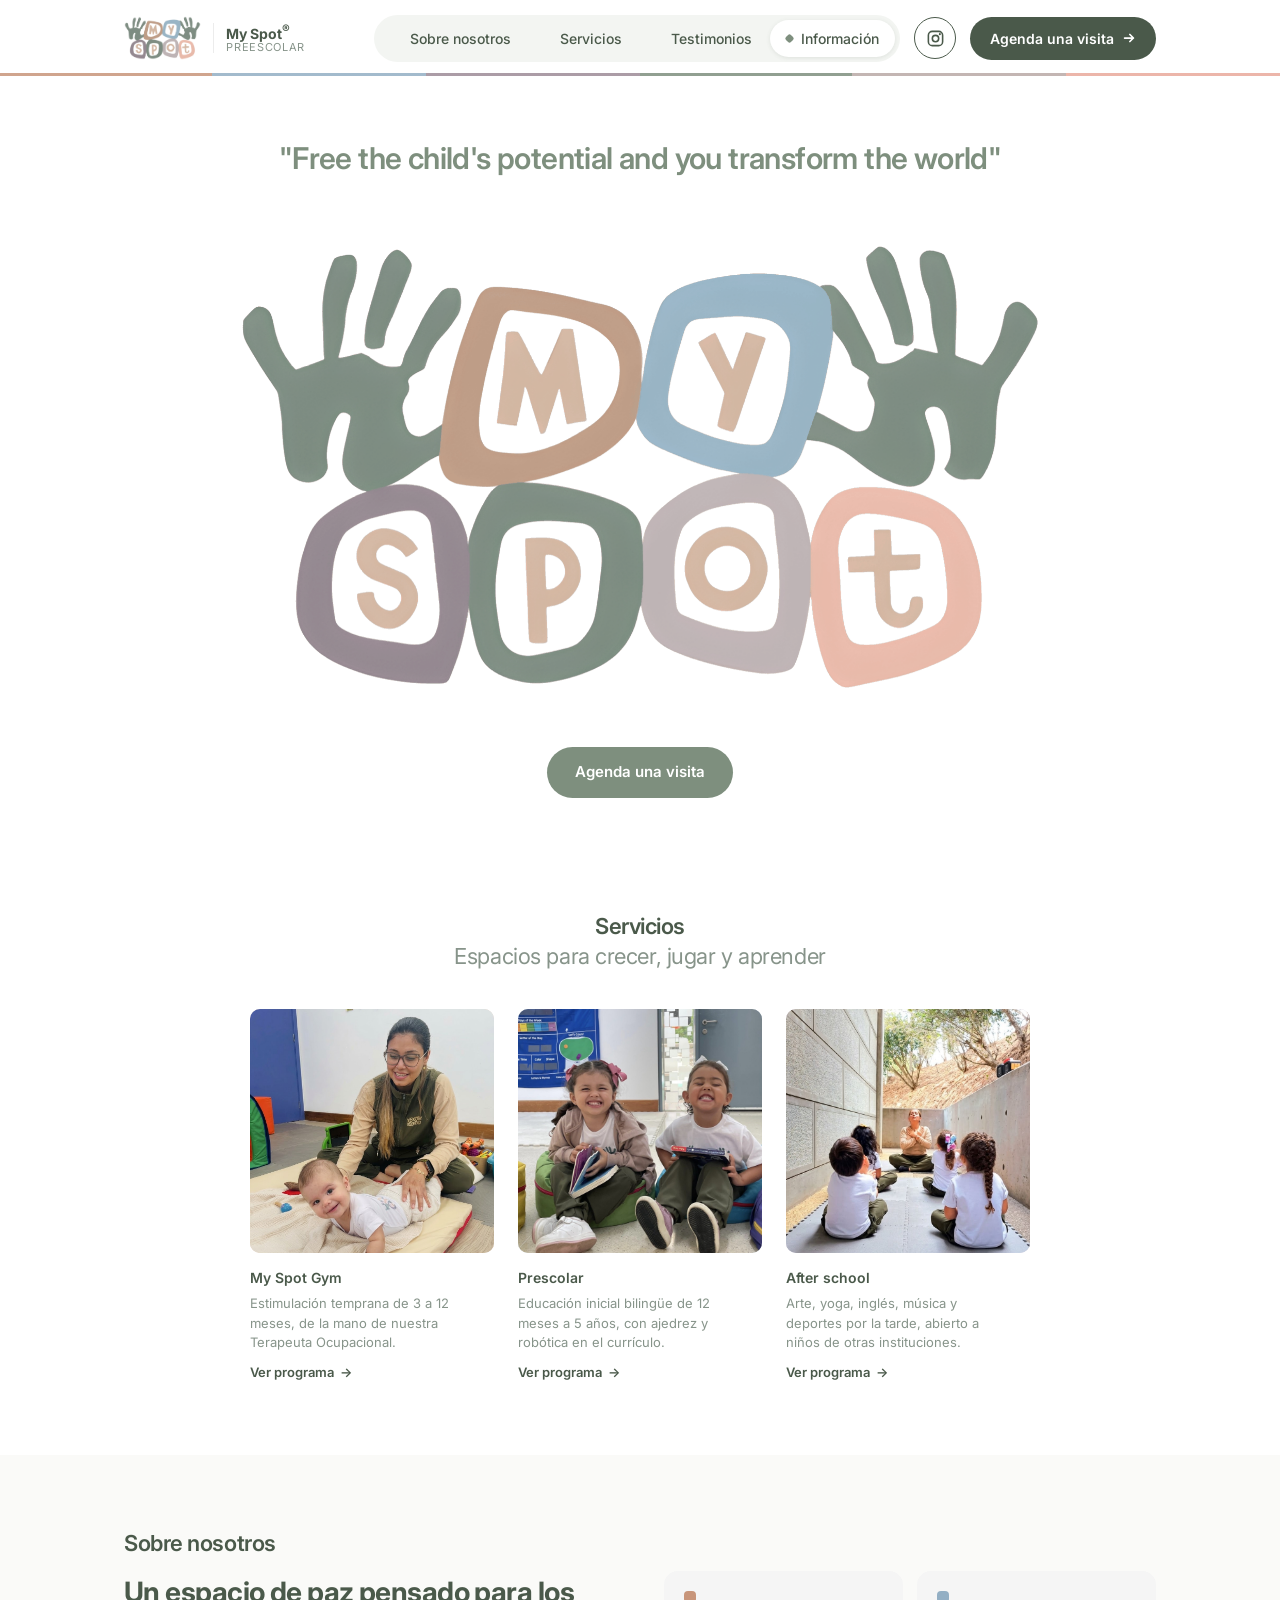
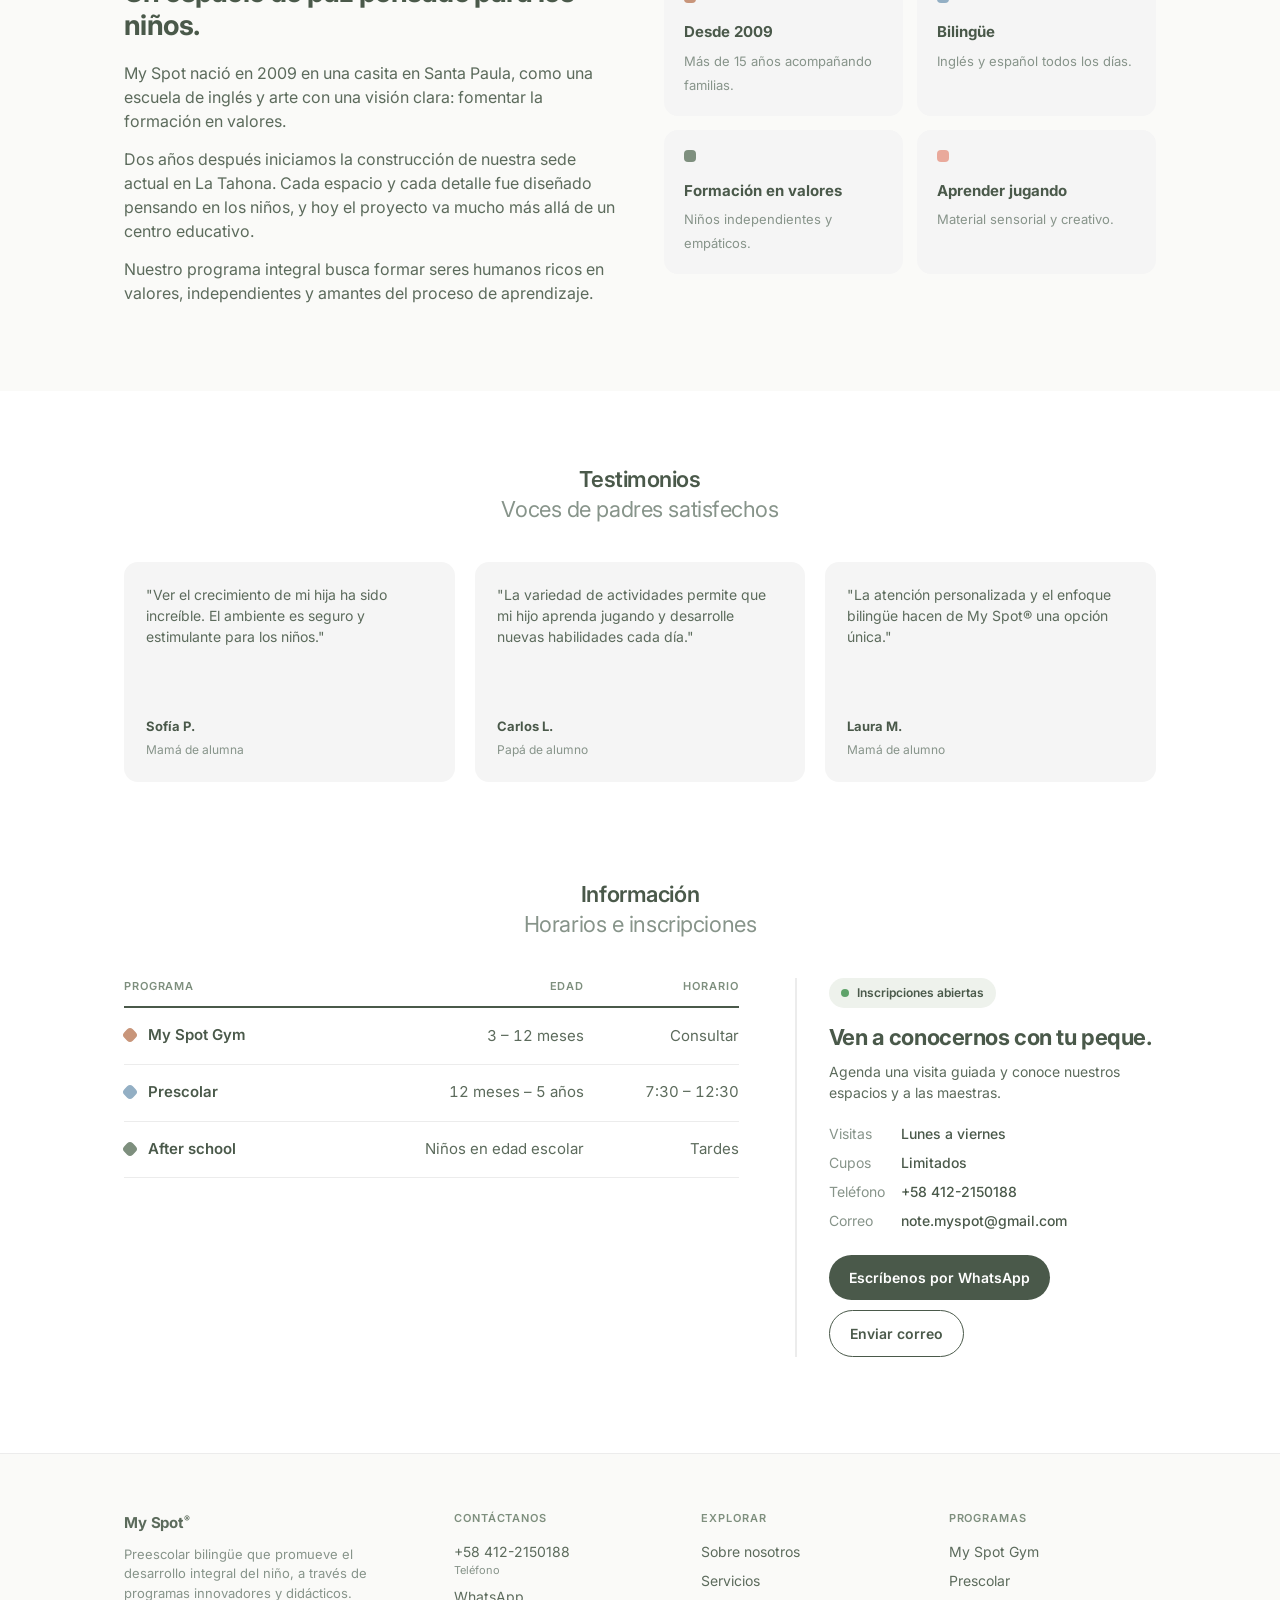
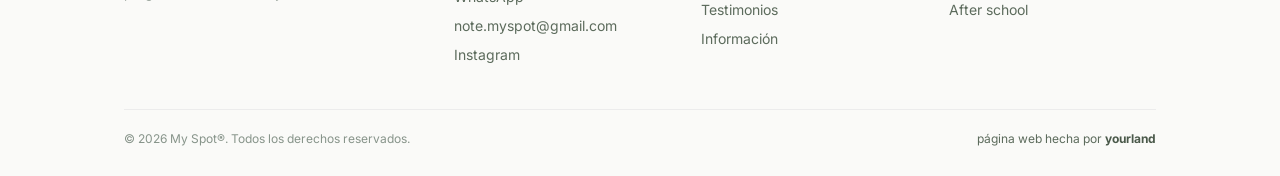
<file: index.html>
<!DOCTYPE html>
<html lang="es">
<head>
  <meta charset="UTF-8" />
  <meta name="viewport" content="width=device-width, initial-scale=1.0" />
  <title>My Spot® · Preescolar</title>
  <meta name="description" content="My Spot®: preescolar, after school y gym para niños. Aprendizaje integral, bilingüe y en un ambiente seguro." />
  <link rel="preconnect" href="https://fonts.googleapis.com" />
  <link rel="preconnect" href="https://fonts.gstatic.com" crossorigin />
  <link href="https://fonts.googleapis.com/css2?family=Inter:wght@400;500;600;700&family=Fredoka:wght@500;600&display=swap" rel="stylesheet" />
  <link rel="stylesheet" href="styles.css" />
</head>
<body>

  <!-- ================= NAVBAR ================= -->
  <header class="nav" id="nav">
    <div class="container">
      <a href="#inicio" class="nav-brand" aria-label="My Spot, inicio">
        <img src="img/logo.png" alt="My Spot" width="1590" height="903" />
        <span class="tag"><b>My Spot<sup>®</sup></b><span>Preescolar</span></span>
      </a>
      <button class="menu-btn" id="menuBtn" aria-label="Abrir menú" aria-expanded="false" aria-controls="navMenu">
        <span></span><span></span><span></span>
      </button>
      <nav class="nav-menu" id="navMenu" aria-label="Principal">
        <ul class="nav-links">
          <li><a href="#nosotros">Sobre nosotros</a></li>
          <li><a href="#servicios">Servicios</a></li>
          <li><a href="#testimonios">Testimonios</a></li>
          <li><a href="#informacion">Información</a></li>
        </ul>
        <a href="https://www.instagram.com/myspot.public/" target="_blank" rel="noopener" class="nav-ig" aria-label="Instagram de My Spot"><svg viewBox="0 0 24 24" fill="none" aria-hidden="true"><rect x="3" y="3" width="18" height="18" rx="5" stroke="currentColor" stroke-width="2"/><circle cx="12" cy="12" r="4" stroke="currentColor" stroke-width="2"/><circle cx="17.5" cy="6.5" r="1.3" fill="currentColor"/></svg><span>Síguenos en Instagram</span></a>
        <a href="https://wa.me/584122150188?text=Hola%20gusto%20en%20saludarte%2C%20me%20gustar%C3%ADa%20agendar%20una%20visita." target="_blank" rel="noopener" class="nav-cta">Agenda una visita
          <svg viewBox="0 0 16 16" fill="none" aria-hidden="true"><path d="M3 8h10M9 4l4 4-4 4" stroke="currentColor" stroke-width="2" stroke-linecap="round" stroke-linejoin="round"/></svg>
        </a>
        <p class="nav-extra">¿Dudas? Llámanos al <a href="tel:+584122150188">+58 412-2150188</a></p>
      </nav>
    </div>
  </header>

  <main id="inicio">

    <!-- ================= HERO ================= -->
    <section class="hero">
      <div class="container">
        <h1 class="quote reveal">
          "Free the child's potential and you transform the world"
        </h1>

        <div class="logo-wrap">
          <img src="img/logo.png" alt="My Spot" width="1590" height="903" />
        </div>

        <a href="https://wa.me/584122150188?text=Hola%20gusto%20en%20saludarte%2C%20me%20gustar%C3%ADa%20agendar%20una%20visita." target="_blank" rel="noopener" class="cta reveal">Agenda una visita</a>
      </div>
    </section>

    <!-- ================= SERVICIOS ================= -->
    <section class="section" id="servicios">
      <div class="container">
        <div class="section-head reveal">
          <h2>Servicios</h2>
          <p>Espacios para crecer, jugar y aprender</p>
        </div>

        <div class="services">
          <a class="card reveal" href="gym.html">
            <div class="photo" style="background:#e9d6cc">
              <img src="img/gym.jpg" alt="Terapeuta de My Spot con un bebé en estimulación temprana" onerror="this.remove()" />
              <div class="ph">🧸</div>
            </div>
            <h3>My Spot Gym</h3>
            <p>Estimulación temprana de 3 a 12 meses, de la mano de nuestra Terapeuta Ocupacional.</p>
            <span class="more">Ver programa</span>
          </a>

          <a class="card reveal" href="prescolar.html">
            <div class="photo" style="background:#d3dfe8">
              <img src="img/prescolar.jpg" alt="Dos niñas sonriendo con sus libros" onerror="this.remove()" />
              <div class="ph">📚</div>
            </div>
            <h3>Prescolar</h3>
            <p>Educación inicial bilingüe de 12 meses a 5 años, con ajedrez y robótica en el currículo.</p>
            <span class="more">Ver programa</span>
          </a>

          <a class="card reveal" href="after-school.html">
            <div class="photo" style="background:#dcd3e0">
              <img src="img/after-school.jpg" alt="Niños haciendo yoga con su maestra" onerror="this.remove()" />
              <div class="ph">🤸</div>
            </div>
            <h3>After school</h3>
            <p>Arte, yoga, inglés, música y deportes por la tarde, abierto a niños de otras instituciones.</p>
            <span class="more">Ver programa</span>
          </a>
        </div>
      </div>
    </section>

    <!-- ================= SOBRE NOSOTROS ================= -->
    <section class="section" id="nosotros" style="background:#fafaf8">
      <div class="container about">
        <div class="reveal">
          <div class="section-head" style="text-align:left;margin-bottom:16px">
            <h2>Sobre nosotros</h2>
          </div>
          <h3>Un espacio de paz pensado para los niños.</h3>
          <p>My Spot nació en 2009 en una casita en Santa Paula, como una escuela de inglés y arte con una visión clara: fomentar la formación en valores.</p>
          <p>Dos años después iniciamos la construcción de nuestra sede actual en La Tahona. Cada espacio y cada detalle fue diseñado pensando en los niños, y hoy el proyecto va mucho más allá de un centro educativo.</p>
          <p>Nuestro programa integral busca formar seres humanos ricos en valores, independientes y amantes del proceso de aprendizaje.</p>
        </div>
        <div class="values reveal">
          <div class="value"><i class="dot" style="background:var(--terracotta)"></i><b>Desde 2009</b><span>Más de 15 años acompañando familias.</span></div>
          <div class="value"><i class="dot" style="background:var(--blue)"></i><b>Bilingüe</b><span>Inglés y español todos los días.</span></div>
          <div class="value"><i class="dot" style="background:var(--sage)"></i><b>Formación en valores</b><span>Niños independientes y empáticos.</span></div>
          <div class="value"><i class="dot" style="background:var(--peach)"></i><b>Aprender jugando</b><span>Material sensorial y creativo.</span></div>
        </div>
      </div>
    </section>

    <!-- ================= TESTIMONIOS ================= -->
    <section class="section" id="testimonios">
      <div class="container">
        <div class="section-head reveal">
          <h2>Testimonios</h2>
          <p>Voces de padres satisfechos</p>
        </div>

        <div class="testimonials">
          <figure class="t-card reveal">
            <blockquote>"Ver el crecimiento de mi hija ha sido increíble. El ambiente es seguro y estimulante para los niños."</blockquote>
            <figcaption class="who"><b>Sofía P.</b><span>Mamá de alumna</span></figcaption>
          </figure>
          <figure class="t-card reveal">
            <blockquote>"La variedad de actividades permite que mi hijo aprenda jugando y desarrolle nuevas habilidades cada día."</blockquote>
            <figcaption class="who"><b>Carlos L.</b><span>Papá de alumno</span></figcaption>
          </figure>
          <figure class="t-card reveal">
            <blockquote>"La atención personalizada y el enfoque bilingüe hacen de My Spot® una opción única."</blockquote>
            <figcaption class="who"><b>Laura M.</b><span>Mamá de alumno</span></figcaption>
          </figure>
        </div>
      </div>
    </section>

    <!-- ================= INFORMACIÓN ================= -->
    <section class="section" id="informacion" style="padding-top:24px">
      <div class="container">
        <div class="section-head reveal">
          <h2>Información</h2>
          <p>Horarios e inscripciones</p>
        </div>

        <div class="info">
          <div class="reveal">
            <table class="schedule">
              <thead>
                <tr><th>Programa</th><th>Edad</th><th>Horario</th></tr>
              </thead>
              <tbody>
                <tr><td><a class="prog" href="gym.html"><i style="background:var(--terracotta)"></i>My Spot Gym</a></td><td>3 – 12 meses</td><td>Consultar</td></tr>
                <tr><td><a class="prog" href="prescolar.html"><i style="background:var(--blue)"></i>Prescolar</a></td><td>12 meses – 5 años</td><td>7:30 – 12:30</td></tr>
                <tr><td><a class="prog" href="after-school.html"><i style="background:var(--sage)"></i>After school</a></td><td>Niños en edad escolar</td><td>Tardes</td></tr>
              </tbody>
            </table>
          </div>

          <div class="enroll reveal">
            <span class="badge">Inscripciones abiertas</span>
            <h3>Ven a conocernos con tu peque.</h3>
            <p>Agenda una visita guiada y conoce nuestros espacios y a las maestras.</p>
            <dl>
              <dt>Visitas</dt><dd>Lunes a viernes</dd>
              <dt>Cupos</dt><dd>Limitados</dd>
              <dt>Teléfono</dt><dd><a href="tel:+584122150188">+58 412-2150188</a></dd>
              <dt>Correo</dt><dd><a href="mailto:note.myspot@gmail.com">note.myspot@gmail.com</a></dd>
            </dl>
            <div class="enroll-actions">
              <a class="btn btn-dark" href="https://wa.me/584122150188?text=Hola%20gusto%20en%20saludarte%2C%20me%20gustar%C3%ADa%20agendar%20una%20visita." target="_blank" rel="noopener">Escríbenos por WhatsApp</a>
              <a class="btn btn-line" href="mailto:note.myspot@gmail.com">Enviar correo</a>
            </div>
          </div>
        </div>
      </div>
    </section>
  </main>

  <!-- ================= FOOTER ================= -->
  <footer>
    <div class="container">
      <div class="footer-grid">
        <div class="footer-brand">
          <a href="#inicio" class="brand">My Spot<sup>®</sup></a>
          <p>Preescolar bilingüe que promueve el desarrollo integral del niño, a través de programas innovadores y didácticos.</p>
        </div>
        <div class="contact">
          <h5>Contáctanos</h5>
          <ul>
            <li><a href="tel:+584122150188">+58 412-2150188</a><small>Teléfono</small></li>
            <li><a href="https://wa.me/584122150188?text=%C2%A1Hola%20My%20Spot%21%20%F0%9F%91%8B%20Me%20gustar%C3%ADa%20recibir%20m%C3%A1s%20informaci%C3%B3n%20sobre%20sus%20programas." target="_blank" rel="noopener">WhatsApp</a></li>
            <li><a href="mailto:note.myspot@gmail.com">note.myspot@gmail.com</a></li>
            <li><a href="https://www.instagram.com/myspot.public/" target="_blank" rel="noopener">Instagram</a></li>
          </ul>
        </div>
        <div>
          <h5>Explorar</h5>
          <ul>
            <li><a href="#nosotros">Sobre nosotros</a></li>
            <li><a href="#servicios">Servicios</a></li>
            <li><a href="#testimonios">Testimonios</a></li>
            <li><a href="#informacion">Información</a></li>
          </ul>
        </div>
        <div>
          <h5>Programas</h5>
          <ul>
            <li><a href="gym.html">My Spot Gym</a></li>
            <li><a href="prescolar.html">Prescolar</a></li>
            <li><a href="after-school.html">After school</a></li>
          </ul>
        </div>
      </div>
      <div class="footer-bottom">
        <span>© <span id="year"></span> My Spot®. Todos los derechos reservados.</span>
        <a class="credit" href="https://yourlandweb.com" target="_blank" rel="noopener">página web hecha por <b>yourland</b></a>
      </div>
    </div>
  </footer>

  <script src="script.js"></script>
</body>
</html>
</file>
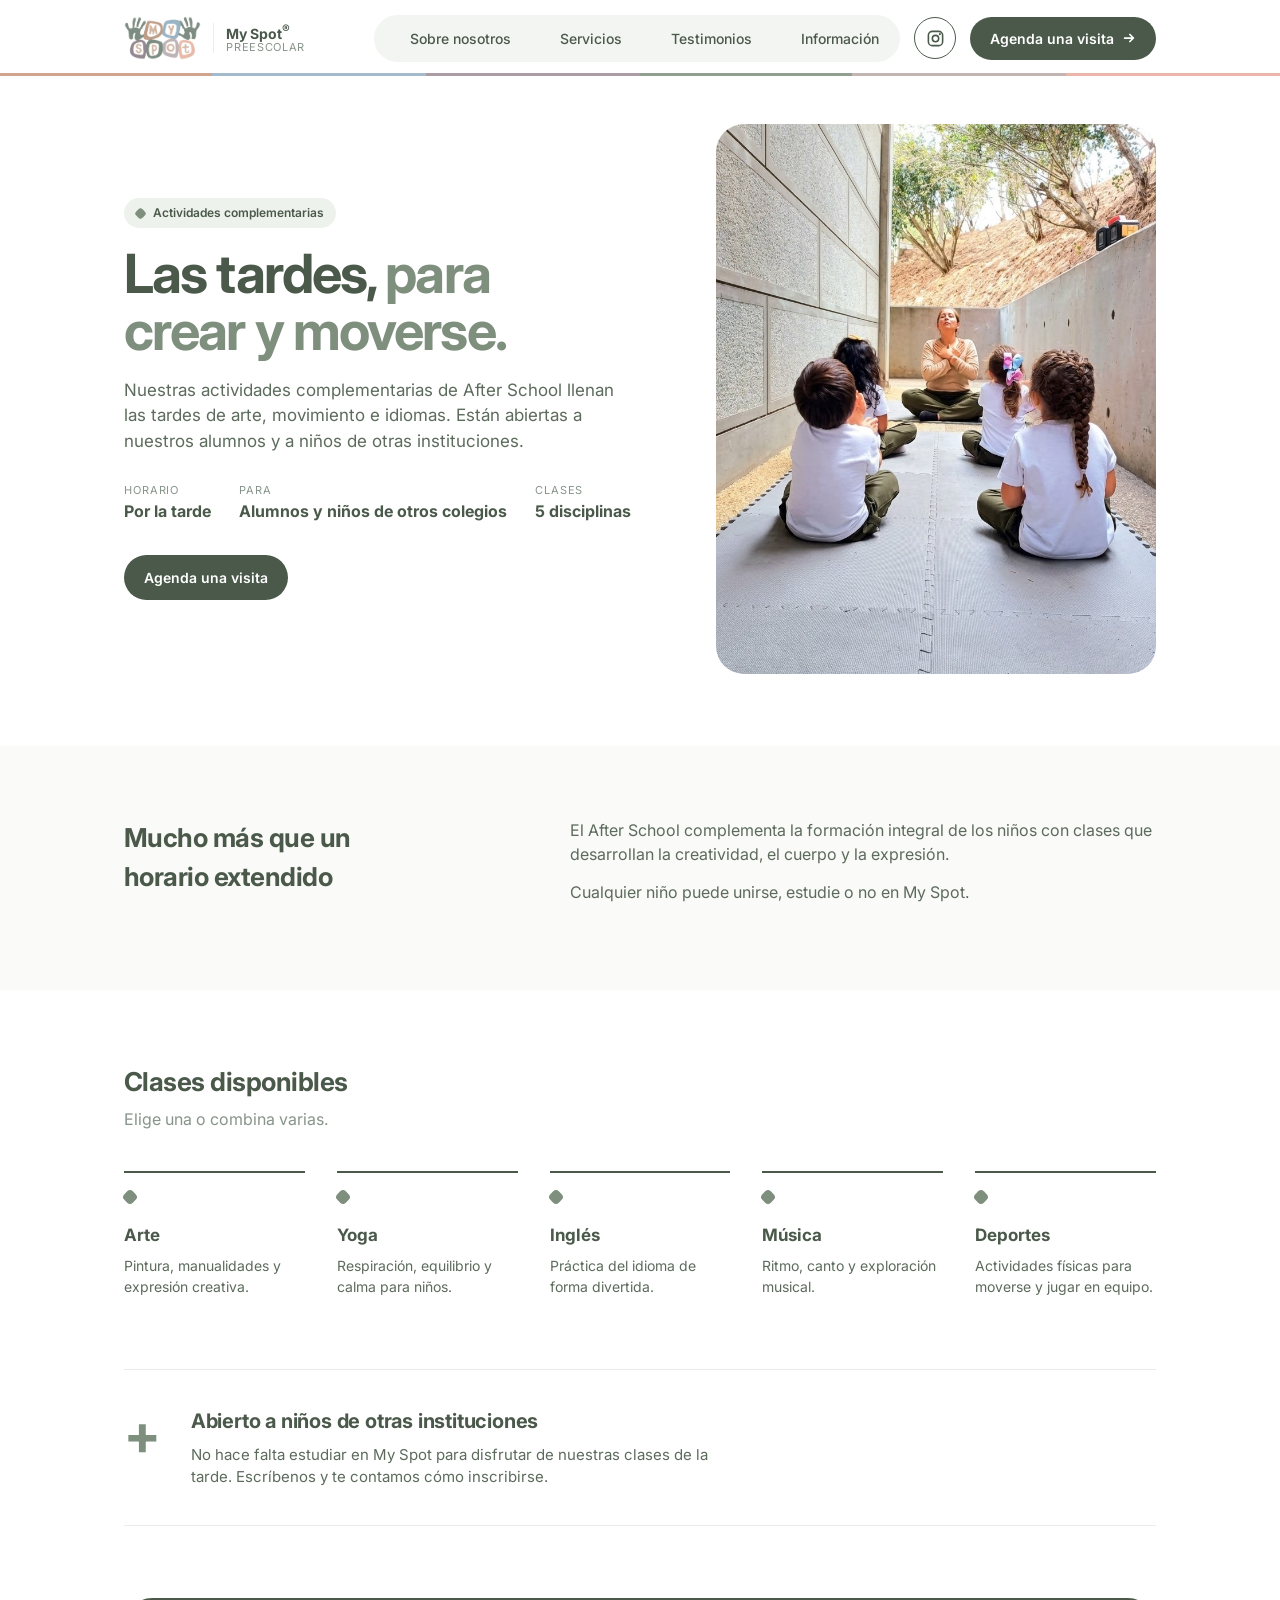
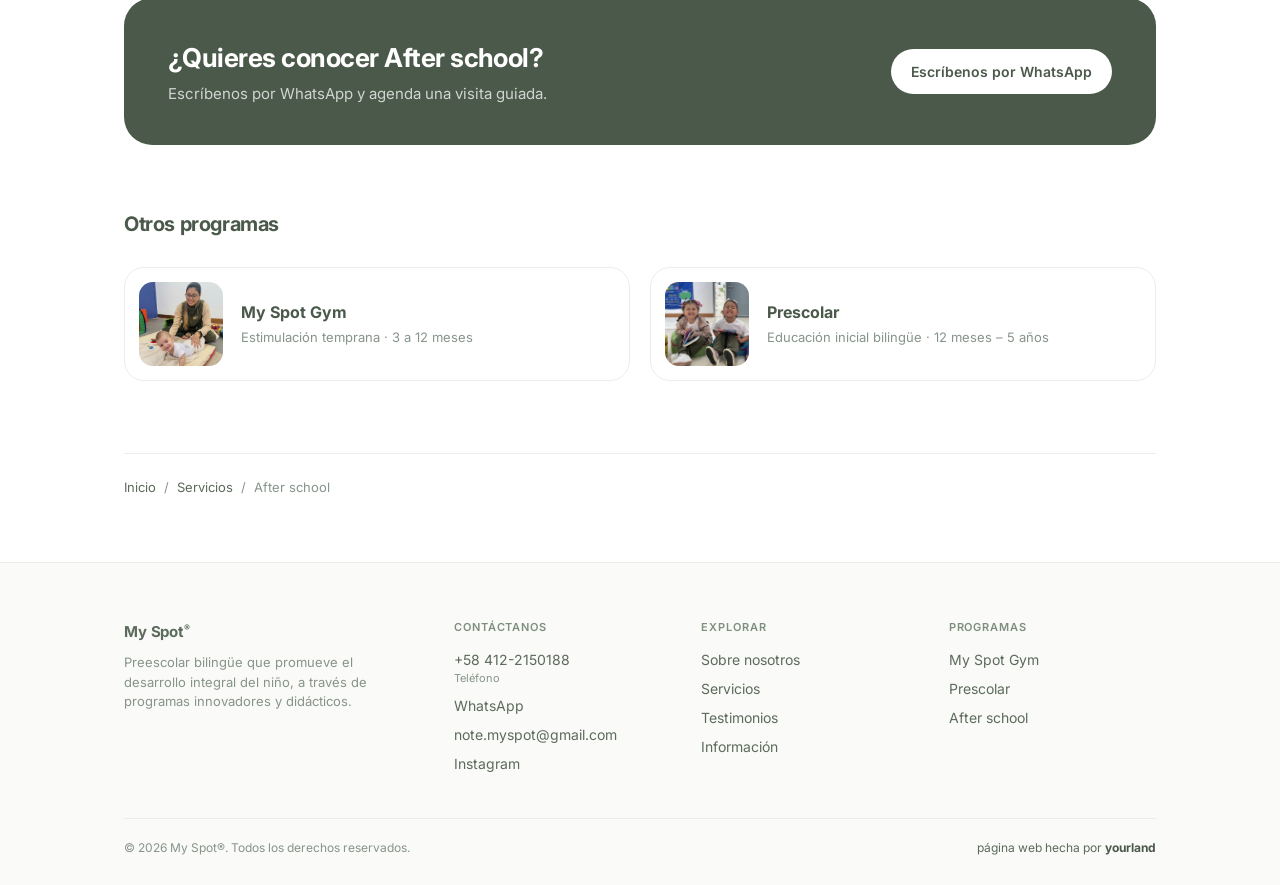
<file: after-school.html>
<!DOCTYPE html>
<html lang="es">
<head>
  <meta charset="UTF-8" />
  <meta name="viewport" content="width=device-width, initial-scale=1.0" />
  <title>After school · My Spot®</title>
  <meta name="description" content="Nuestras actividades complementarias de After School llenan las tardes de arte, movimiento e idiomas. Están abiertas a nuestros alumnos y a niños de otras instituciones." />
  <link rel="preconnect" href="https://fonts.googleapis.com" />
  <link rel="preconnect" href="https://fonts.gstatic.com" crossorigin />
  <link href="https://fonts.googleapis.com/css2?family=Inter:wght@400;500;600;700&family=Fredoka:wght@500;600&display=swap" rel="stylesheet" />
  <link rel="stylesheet" href="styles.css" />
</head>
<body class="svc svc-after">

  <!-- ================= NAVBAR ================= -->
  <header class="nav" id="nav">
    <div class="container">
      <a href="index.html" class="nav-brand" aria-label="My Spot, inicio">
        <img src="img/logo.png" alt="My Spot" width="1590" height="903" />
        <span class="tag"><b>My Spot<sup>®</sup></b><span>Preescolar</span></span>
      </a>
      <button class="menu-btn" id="menuBtn" aria-label="Abrir menú" aria-expanded="false" aria-controls="navMenu">
        <span></span><span></span><span></span>
      </button>
      <nav class="nav-menu" id="navMenu" aria-label="Principal">
        <ul class="nav-links">
          <li><a href="index.html#nosotros">Sobre nosotros</a></li>
          <li><a href="index.html#servicios">Servicios</a></li>
          <li><a href="index.html#testimonios">Testimonios</a></li>
          <li><a href="index.html#informacion">Información</a></li>
        </ul>
        <a href="https://www.instagram.com/myspot.public/" target="_blank" rel="noopener" class="nav-ig" aria-label="Instagram de My Spot"><svg viewBox="0 0 24 24" fill="none" aria-hidden="true"><rect x="3" y="3" width="18" height="18" rx="5" stroke="currentColor" stroke-width="2"/><circle cx="12" cy="12" r="4" stroke="currentColor" stroke-width="2"/><circle cx="17.5" cy="6.5" r="1.3" fill="currentColor"/></svg><span>Síguenos en Instagram</span></a>
        <a href="https://wa.me/584122150188?text=Hola%20gusto%20en%20saludarte%2C%20me%20gustar%C3%ADa%20agendar%20una%20visita." target="_blank" rel="noopener" class="nav-cta">Agenda una visita
          <svg viewBox="0 0 16 16" fill="none" aria-hidden="true"><path d="M3 8h10M9 4l4 4-4 4" stroke="currentColor" stroke-width="2" stroke-linecap="round" stroke-linejoin="round"/></svg>
        </a>
        <p class="nav-extra">¿Dudas? Llámanos al <a href="tel:+584122150188">+58 412-2150188</a></p>
      </nav>
    </div>
  </header>

  <main>
    <section class="svc-hero">
      <div class="container">
        <div class="svc-hero-grid">
          <div class="reveal">
            <span class="eyebrow">Actividades complementarias</span>
            <h1>Las tardes, <em>para crear y moverse.</em></h1>
            <p class="lead">Nuestras actividades complementarias de After School llenan las tardes de arte, movimiento e idiomas. Están abiertas a nuestros alumnos y a niños de otras instituciones.</p>
            
            <div class="svc-facts"><div><span>Horario</span><b>Por la tarde</b></div><div><span>Para</span><b>Alumnos y niños de otros colegios</b></div><div><span>Clases</span><b>5 disciplinas</b></div></div>
            <a class="btn btn-dark" href="https://wa.me/584122150188?text=%C2%A1Hola%20My%20Spot%21%20%F0%9F%91%8B%20Me%20gustar%C3%ADa%20informaci%C3%B3n%20sobre%20las%20clases%20de%20After%20School%20%28arte%2C%20yoga%2C%20ingl%C3%A9s%2C%20m%C3%BAsica%20y%20deportes%29." target="_blank" rel="noopener">Agenda una visita</a>
          </div>
          <div class="svc-photo reveal">
            <img src="img/after-school.jpg" alt="Niños haciendo yoga con su maestra" />
          </div>
        </div>
      </div>
    </section>

    <section class="svc-section tint">
      <div class="container">
        <div class="svc-intro reveal">
          <h2>Mucho más que un horario extendido</h2>
          <div>
            <p>El After School complementa la formación integral de los niños con clases que desarrollan la creatividad, el cuerpo y la expresión.</p>
            <p>Cualquier niño puede unirse, estudie o no en My Spot.</p>
          </div>
        </div>
      </div>
    </section>

    <section class="svc-section">
      <div class="container">
        <div class="reveal">
          <h2>Clases disponibles</h2>
          <p class="sub">Elige una o combina varias.</p>
        </div>
        <ul class="activities  reveal" style="--n:5">
          <li><i class="k"></i><b>Arte</b><p>Pintura, manualidades y expresión creativa.</p></li>
          <li><i class="k"></i><b>Yoga</b><p>Respiración, equilibrio y calma para niños.</p></li>
          <li><i class="k"></i><b>Inglés</b><p>Práctica del idioma de forma divertida.</p></li>
          <li><i class="k"></i><b>Música</b><p>Ritmo, canto y exploración musical.</p></li>
          <li><i class="k"></i><b>Deportes</b><p>Actividades físicas para moverse y jugar en equipo.</p></li>
        </ul>
      </div>
    </section>

    <section class="svc-section" style="padding-top:0">
      <div class="container">
        <div class="highlight reveal">
          <div class="num">+<small style="font-size:18px;margin-left:4px"></small></div>
          <div><h3>Abierto a niños de otras instituciones</h3><p>No hace falta estudiar en My Spot para disfrutar de nuestras clases de la tarde. Escríbenos y te contamos cómo inscribirse.</p></div>
        </div>
      </div>
    </section>

    <section class="svc-section" style="padding-top:0">
      <div class="container">
        <div class="cta-band reveal">
          <div>
            <h2>¿Quieres conocer After school?</h2>
            <p>Escríbenos por WhatsApp y agenda una visita guiada.</p>
          </div>
          <a class="btn btn-light" href="https://wa.me/584122150188?text=%C2%A1Hola%20My%20Spot%21%20%F0%9F%91%8B%20Me%20gustar%C3%ADa%20informaci%C3%B3n%20sobre%20las%20clases%20de%20After%20School%20%28arte%2C%20yoga%2C%20ingl%C3%A9s%2C%20m%C3%BAsica%20y%20deportes%29." target="_blank" rel="noopener">Escríbenos por WhatsApp</a>
        </div>

        <div style="margin-top:64px" class="reveal">
          <h2 style="font-size:20px">Otros programas</h2>
          <div class="other-svcs">
          <a href="gym.html">
            <img src="img/gym.jpg" alt="Terapeuta de My Spot con un bebé en estimulación temprana" />
            <div><b>My Spot Gym</b><span>Estimulación temprana · 3 a 12 meses</span></div>
          </a>
          <a href="prescolar.html">
            <img src="img/prescolar.jpg" alt="Dos niñas sonriendo con sus libros" />
            <div><b>Prescolar</b><span>Educación inicial bilingüe · 12 meses – 5 años</span></div>
          </a>
          </div>
        </div>
      </div>
    </section>
    <div class="container crumbs-wrap">
      <nav class="crumbs crumbs-bottom" aria-label="Ruta"><a href="index.html">Inicio</a><span>/</span><a href="index.html#servicios">Servicios</a><span>/</span><span>After school</span></nav>
    </div>
  </main>

  <!-- ================= FOOTER ================= -->
  <footer>
    <div class="container">
      <div class="footer-grid">
        <div class="footer-brand">
          <a href="index.html" class="brand">My Spot<sup>®</sup></a>
          <p>Preescolar bilingüe que promueve el desarrollo integral del niño, a través de programas innovadores y didácticos.</p>
        </div>
        <div class="contact">
          <h5>Contáctanos</h5>
          <ul>
            <li><a href="tel:+584122150188">+58 412-2150188</a><small>Teléfono</small></li>
            <li><a href="https://wa.me/584122150188?text=%C2%A1Hola%20My%20Spot%21%20%F0%9F%91%8B%20Me%20gustar%C3%ADa%20recibir%20m%C3%A1s%20informaci%C3%B3n%20sobre%20sus%20programas." target="_blank" rel="noopener">WhatsApp</a></li>
            <li><a href="mailto:note.myspot@gmail.com">note.myspot@gmail.com</a></li>
            <li><a href="https://www.instagram.com/myspot.public/" target="_blank" rel="noopener">Instagram</a></li>
          </ul>
        </div>
        <div>
          <h5>Explorar</h5>
          <ul>
            <li><a href="index.html#nosotros">Sobre nosotros</a></li>
            <li><a href="index.html#servicios">Servicios</a></li>
            <li><a href="index.html#testimonios">Testimonios</a></li>
            <li><a href="index.html#informacion">Información</a></li>
          </ul>
        </div>
        <div>
          <h5>Programas</h5>
          <ul>
            <li><a href="gym.html">My Spot Gym</a></li>
            <li><a href="prescolar.html">Prescolar</a></li>
            <li><a href="after-school.html">After school</a></li>
          </ul>
        </div>
      </div>
      <div class="footer-bottom">
        <span>© <span id="year"></span> My Spot®. Todos los derechos reservados.</span>
        <a class="credit" href="https://yourlandweb.com" target="_blank" rel="noopener">página web hecha por <b>yourland</b></a>
      </div>
    </div>
  </footer>

  <script src="script.js"></script>
</body>
</html>
</file>
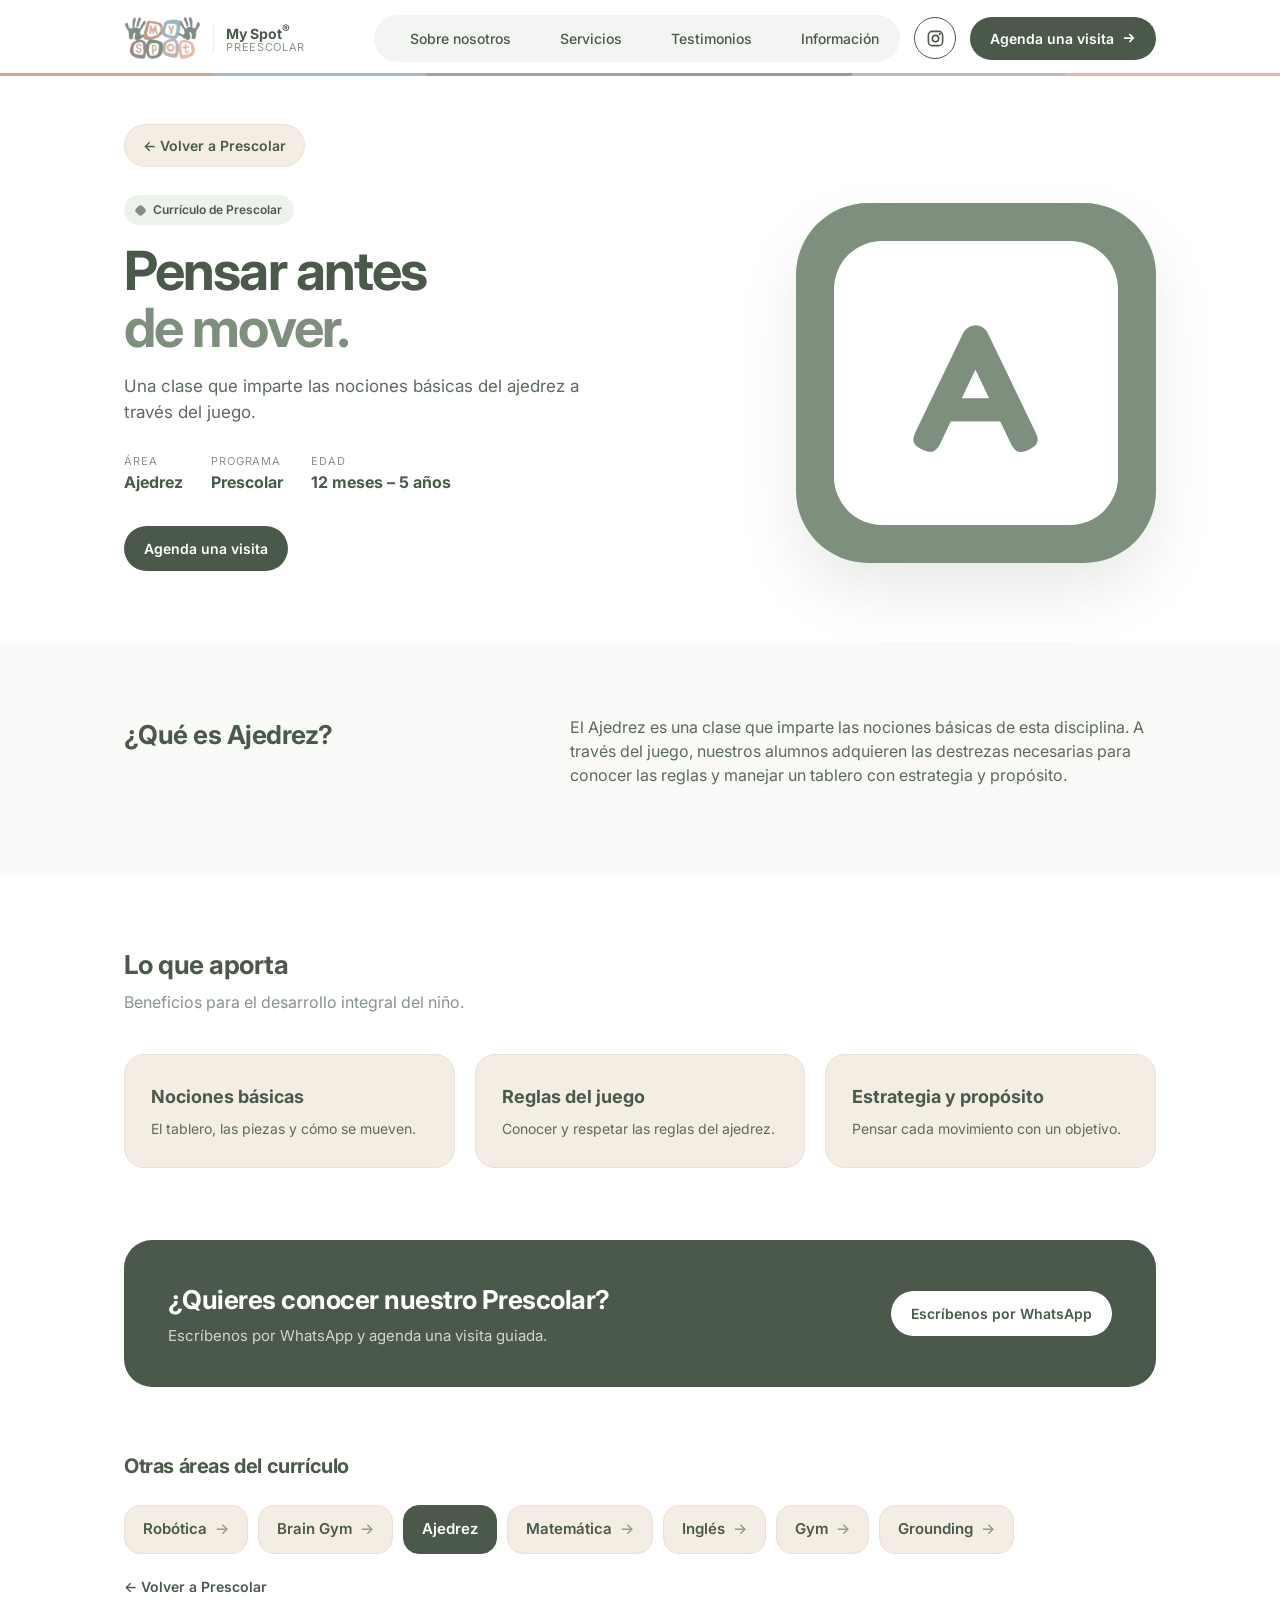
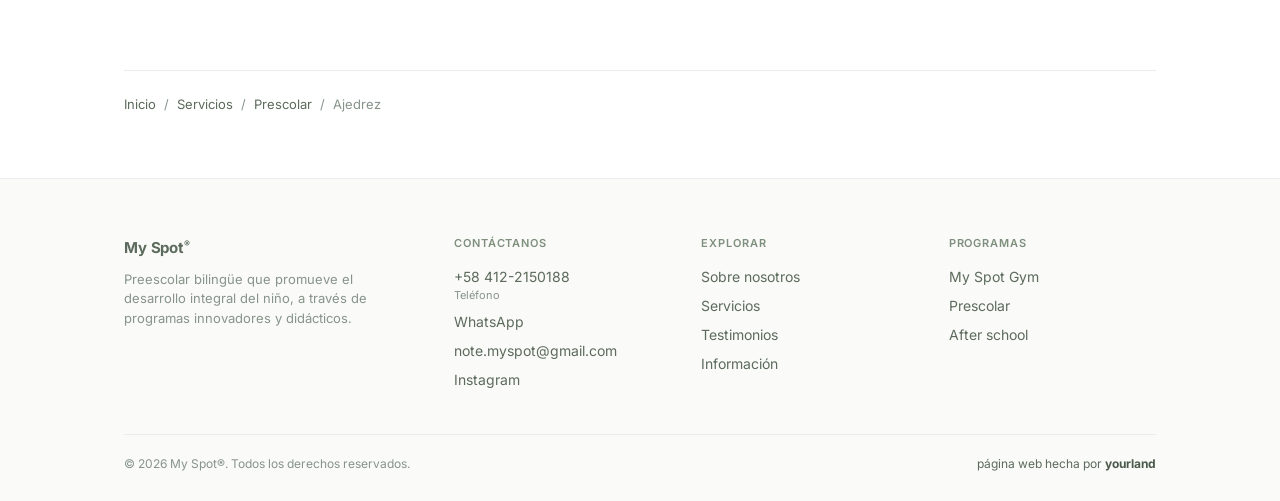
<file: ajedrez.html>
<!DOCTYPE html>
<html lang="es">
<head>
  <meta charset="UTF-8" />
  <meta name="viewport" content="width=device-width, initial-scale=1.0" />
  <title>Ajedrez · Prescolar My Spot®</title>
  <meta name="description" content="Una clase que imparte las nociones básicas del ajedrez a través del juego." />
  <link rel="preconnect" href="https://fonts.googleapis.com" />
  <link rel="preconnect" href="https://fonts.gstatic.com" crossorigin />
  <link href="https://fonts.googleapis.com/css2?family=Inter:wght@400;500;600;700&family=Fredoka:wght@500;600&display=swap" rel="stylesheet" />
  <link rel="stylesheet" href="styles.css" />
</head>
<body class="svc area-sage">

  <!-- ================= NAVBAR ================= -->
  <header class="nav" id="nav">
    <div class="container">
      <a href="index.html" class="nav-brand" aria-label="My Spot, inicio">
        <img src="img/logo.png" alt="My Spot" width="1590" height="903" />
        <span class="tag"><b>My Spot<sup>®</sup></b><span>Preescolar</span></span>
      </a>
      <button class="menu-btn" id="menuBtn" aria-label="Abrir menú" aria-expanded="false" aria-controls="navMenu">
        <span></span><span></span><span></span>
      </button>
      <nav class="nav-menu" id="navMenu" aria-label="Principal">
        <ul class="nav-links">
          <li><a href="index.html#nosotros">Sobre nosotros</a></li>
          <li><a href="index.html#servicios">Servicios</a></li>
          <li><a href="index.html#testimonios">Testimonios</a></li>
          <li><a href="index.html#informacion">Información</a></li>
        </ul>
        <a href="https://www.instagram.com/myspot.public/" target="_blank" rel="noopener" class="nav-ig" aria-label="Instagram de My Spot"><svg viewBox="0 0 24 24" fill="none" aria-hidden="true"><rect x="3" y="3" width="18" height="18" rx="5" stroke="currentColor" stroke-width="2"/><circle cx="12" cy="12" r="4" stroke="currentColor" stroke-width="2"/><circle cx="17.5" cy="6.5" r="1.3" fill="currentColor"/></svg><span>Síguenos en Instagram</span></a>
        <a href="https://wa.me/584122150188?text=Hola%20gusto%20en%20saludarte%2C%20me%20gustar%C3%ADa%20agendar%20una%20visita." target="_blank" rel="noopener" class="nav-cta">Agenda una visita
          <svg viewBox="0 0 16 16" fill="none" aria-hidden="true"><path d="M3 8h10M9 4l4 4-4 4" stroke="currentColor" stroke-width="2" stroke-linecap="round" stroke-linejoin="round"/></svg>
        </a>
        <p class="nav-extra">¿Dudas? Llámanos al <a href="tel:+584122150188">+58 412-2150188</a></p>
      </nav>
    </div>
  </header>

  <main>
    <section class="svc-hero">
      <div class="container">
        <a class="back-btn" href="prescolar.html">← Volver a Prescolar</a>
        <div class="svc-hero-grid">
          <div class="reveal">
            <span class="eyebrow">Currículo de Prescolar</span>
            <h1>Pensar antes <em>de mover.</em></h1>
            <p class="lead">Una clase que imparte las nociones básicas del ajedrez a través del juego.</p>
            <div class="svc-facts"><div><span>Área</span><b>Ajedrez</b></div><div><span>Programa</span><b>Prescolar</b></div><div><span>Edad</span><b>12 meses – 5 años</b></div></div>
            <a class="btn btn-dark" href="https://wa.me/584122150188?text=Hola%20gusto%20en%20saludarte%2C%20me%20gustar%C3%ADa%20agendar%20una%20visita." target="_blank" rel="noopener">Agenda una visita</a>
          </div>
          <div class="letter-tile reveal" aria-hidden="true"><span>A</span></div>
        </div>
      </div>
    </section>

    <section class="svc-section tint">
      <div class="container">
        <div class="svc-intro reveal">
          <h2>¿Qué es Ajedrez?</h2>
          <div>
            <p>El Ajedrez es una clase que imparte las nociones básicas de esta disciplina. A través del juego, nuestros alumnos adquieren las destrezas necesarias para conocer las reglas y manejar un tablero con estrategia y propósito.</p>
          </div>
        </div>
      </div>
    </section>

    <section class="svc-section">
      <div class="container">
        <div class="reveal">
          <h2>Lo que aporta</h2>
          <p class="sub">Beneficios para el desarrollo integral del niño.</p>
        </div>
        <ul class="activities boxes reveal" style="--n:3">
          <li><b>Nociones básicas</b><p>El tablero, las piezas y cómo se mueven.</p></li>
          <li><b>Reglas del juego</b><p>Conocer y respetar las reglas del ajedrez.</p></li>
          <li><b>Estrategia y propósito</b><p>Pensar cada movimiento con un objetivo.</p></li>
        </ul>
      </div>
    </section>

    <section class="svc-section" style="padding-top:0">
      <div class="container">
        <div class="cta-band reveal">
          <div>
            <h2>¿Quieres conocer nuestro Prescolar?</h2>
            <p>Escríbenos por WhatsApp y agenda una visita guiada.</p>
          </div>
          <a class="btn btn-light" href="https://wa.me/584122150188?text=Hola%20gusto%20en%20saludarte%2C%20me%20gustar%C3%ADa%20agendar%20una%20visita." target="_blank" rel="noopener">Escríbenos por WhatsApp</a>
        </div>

        <div class="area-more reveal">
          <h2>Otras áreas del currículo</h2>
          <nav class="curr-tiles" style="max-width:none" aria-label="Áreas del currículo"><a href="robotica.html">Robótica</a><a href="brain-gym.html">Brain Gym</a><a href="ajedrez.html" aria-current="page">Ajedrez</a><a href="matematica.html">Matemática</a><a href="ingles.html">Inglés</a><a href="gym-prescolar.html">Gym</a><a href="grounding.html">Grounding</a></nav>
          <p style="margin-top:20px"><a class="more-link" href="prescolar.html">← Volver a Prescolar</a></p>
        </div>
      </div>
    </section>
    <div class="container crumbs-wrap">
      <nav class="crumbs crumbs-bottom" aria-label="Ruta"><a href="index.html">Inicio</a><span>/</span><a href="index.html#servicios">Servicios</a><span>/</span><a href="prescolar.html">Prescolar</a><span>/</span><span>Ajedrez</span></nav>
    </div>
  </main>

  <!-- ================= FOOTER ================= -->
  <footer>
    <div class="container">
      <div class="footer-grid">
        <div class="footer-brand">
          <a href="index.html" class="brand">My Spot<sup>®</sup></a>
          <p>Preescolar bilingüe que promueve el desarrollo integral del niño, a través de programas innovadores y didácticos.</p>
        </div>
        <div class="contact">
          <h5>Contáctanos</h5>
          <ul>
            <li><a href="tel:+584122150188">+58 412-2150188</a><small>Teléfono</small></li>
            <li><a href="https://wa.me/584122150188?text=%C2%A1Hola%20My%20Spot%21%20%F0%9F%91%8B%20Me%20gustar%C3%ADa%20recibir%20m%C3%A1s%20informaci%C3%B3n%20sobre%20sus%20programas." target="_blank" rel="noopener">WhatsApp</a></li>
            <li><a href="mailto:note.myspot@gmail.com">note.myspot@gmail.com</a></li>
            <li><a href="https://www.instagram.com/myspot.public/" target="_blank" rel="noopener">Instagram</a></li>
          </ul>
        </div>
        <div>
          <h5>Explorar</h5>
          <ul>
            <li><a href="index.html#nosotros">Sobre nosotros</a></li>
            <li><a href="index.html#servicios">Servicios</a></li>
            <li><a href="index.html#testimonios">Testimonios</a></li>
            <li><a href="index.html#informacion">Información</a></li>
          </ul>
        </div>
        <div>
          <h5>Programas</h5>
          <ul>
            <li><a href="gym.html">My Spot Gym</a></li>
            <li><a href="prescolar.html">Prescolar</a></li>
            <li><a href="after-school.html">After school</a></li>
          </ul>
        </div>
      </div>
      <div class="footer-bottom">
        <span>© <span id="year"></span> My Spot®. Todos los derechos reservados.</span>
        <a class="credit" href="https://yourlandweb.com" target="_blank" rel="noopener">página web hecha por <b>yourland</b></a>
      </div>
    </div>
  </footer>

  <script src="script.js"></script>
</body>
</html>
</file>
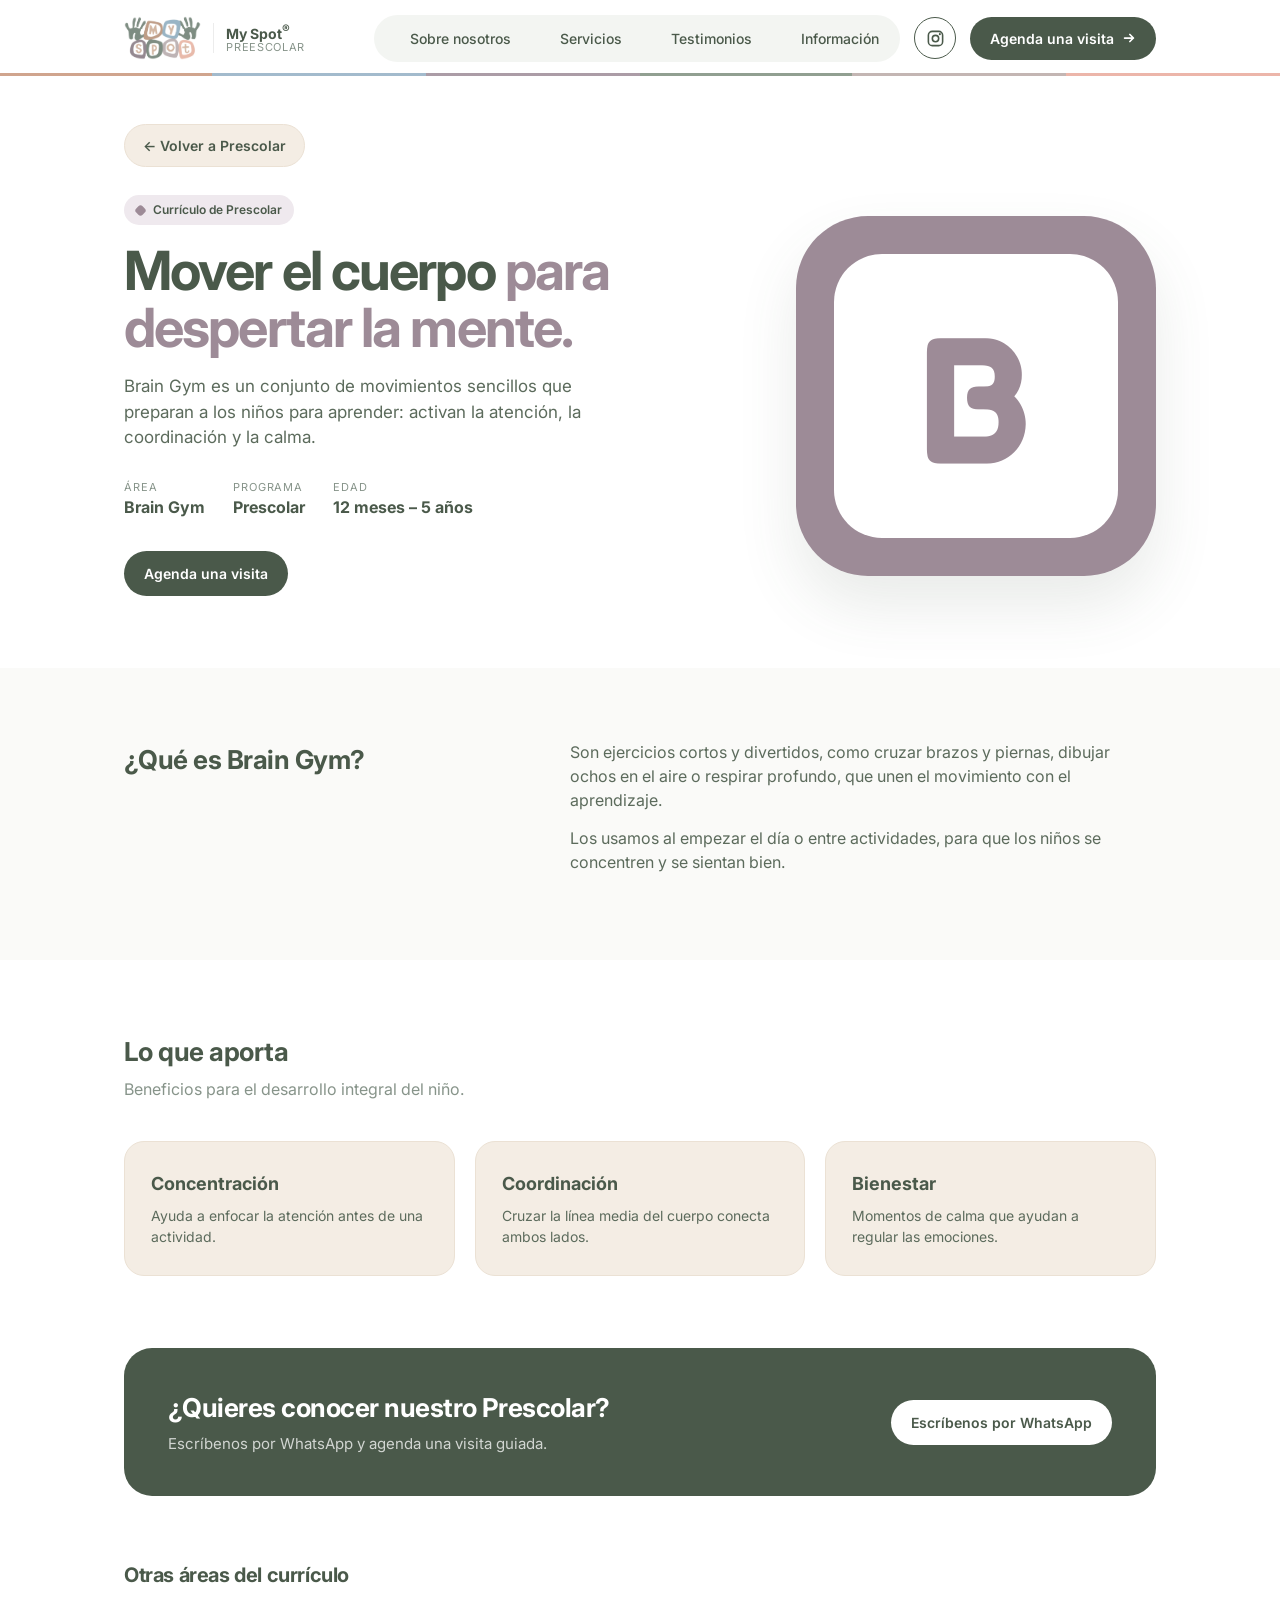
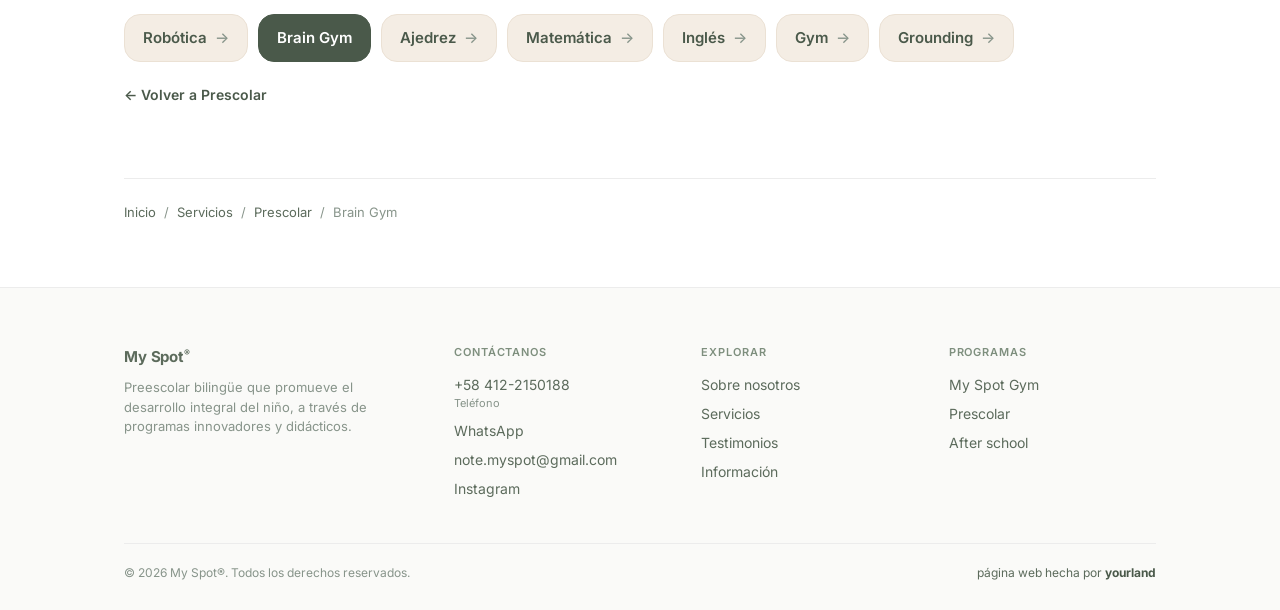
<file: brain-gym.html>
<!DOCTYPE html>
<html lang="es">
<head>
  <meta charset="UTF-8" />
  <meta name="viewport" content="width=device-width, initial-scale=1.0" />
  <title>Brain Gym · Prescolar My Spot®</title>
  <meta name="description" content="Brain Gym es un conjunto de movimientos sencillos que preparan a los niños para aprender: activan la atención, la coordinación y la calma." />
  <link rel="preconnect" href="https://fonts.googleapis.com" />
  <link rel="preconnect" href="https://fonts.gstatic.com" crossorigin />
  <link href="https://fonts.googleapis.com/css2?family=Inter:wght@400;500;600;700&family=Fredoka:wght@500;600&display=swap" rel="stylesheet" />
  <link rel="stylesheet" href="styles.css" />
</head>
<body class="svc area-mauve">

  <!-- ================= NAVBAR ================= -->
  <header class="nav" id="nav">
    <div class="container">
      <a href="index.html" class="nav-brand" aria-label="My Spot, inicio">
        <img src="img/logo.png" alt="My Spot" width="1590" height="903" />
        <span class="tag"><b>My Spot<sup>®</sup></b><span>Preescolar</span></span>
      </a>
      <button class="menu-btn" id="menuBtn" aria-label="Abrir menú" aria-expanded="false" aria-controls="navMenu">
        <span></span><span></span><span></span>
      </button>
      <nav class="nav-menu" id="navMenu" aria-label="Principal">
        <ul class="nav-links">
          <li><a href="index.html#nosotros">Sobre nosotros</a></li>
          <li><a href="index.html#servicios">Servicios</a></li>
          <li><a href="index.html#testimonios">Testimonios</a></li>
          <li><a href="index.html#informacion">Información</a></li>
        </ul>
        <a href="https://www.instagram.com/myspot.public/" target="_blank" rel="noopener" class="nav-ig" aria-label="Instagram de My Spot"><svg viewBox="0 0 24 24" fill="none" aria-hidden="true"><rect x="3" y="3" width="18" height="18" rx="5" stroke="currentColor" stroke-width="2"/><circle cx="12" cy="12" r="4" stroke="currentColor" stroke-width="2"/><circle cx="17.5" cy="6.5" r="1.3" fill="currentColor"/></svg><span>Síguenos en Instagram</span></a>
        <a href="https://wa.me/584122150188?text=Hola%20gusto%20en%20saludarte%2C%20me%20gustar%C3%ADa%20agendar%20una%20visita." target="_blank" rel="noopener" class="nav-cta">Agenda una visita
          <svg viewBox="0 0 16 16" fill="none" aria-hidden="true"><path d="M3 8h10M9 4l4 4-4 4" stroke="currentColor" stroke-width="2" stroke-linecap="round" stroke-linejoin="round"/></svg>
        </a>
        <p class="nav-extra">¿Dudas? Llámanos al <a href="tel:+584122150188">+58 412-2150188</a></p>
      </nav>
    </div>
  </header>

  <main>
    <section class="svc-hero">
      <div class="container">
        <a class="back-btn" href="prescolar.html">← Volver a Prescolar</a>
        <div class="svc-hero-grid">
          <div class="reveal">
            <span class="eyebrow">Currículo de Prescolar</span>
            <h1>Mover el cuerpo <em>para despertar la mente.</em></h1>
            <p class="lead">Brain Gym es un conjunto de movimientos sencillos que preparan a los niños para aprender: activan la atención, la coordinación y la calma.</p>
            <div class="svc-facts"><div><span>Área</span><b>Brain Gym</b></div><div><span>Programa</span><b>Prescolar</b></div><div><span>Edad</span><b>12 meses – 5 años</b></div></div>
            <a class="btn btn-dark" href="https://wa.me/584122150188?text=Hola%20gusto%20en%20saludarte%2C%20me%20gustar%C3%ADa%20agendar%20una%20visita." target="_blank" rel="noopener">Agenda una visita</a>
          </div>
          <div class="letter-tile reveal" aria-hidden="true"><span>B</span></div>
        </div>
      </div>
    </section>

    <section class="svc-section tint">
      <div class="container">
        <div class="svc-intro reveal">
          <h2>¿Qué es Brain Gym?</h2>
          <div>
            <p>Son ejercicios cortos y divertidos, como cruzar brazos y piernas, dibujar ochos en el aire o respirar profundo, que unen el movimiento con el aprendizaje.</p>
            <p>Los usamos al empezar el día o entre actividades, para que los niños se concentren y se sientan bien.</p>
          </div>
        </div>
      </div>
    </section>

    <section class="svc-section">
      <div class="container">
        <div class="reveal">
          <h2>Lo que aporta</h2>
          <p class="sub">Beneficios para el desarrollo integral del niño.</p>
        </div>
        <ul class="activities boxes reveal" style="--n:3">
          <li><b>Concentración</b><p>Ayuda a enfocar la atención antes de una actividad.</p></li>
          <li><b>Coordinación</b><p>Cruzar la línea media del cuerpo conecta ambos lados.</p></li>
          <li><b>Bienestar</b><p>Momentos de calma que ayudan a regular las emociones.</p></li>
        </ul>
      </div>
    </section>

    <section class="svc-section" style="padding-top:0">
      <div class="container">
        <div class="cta-band reveal">
          <div>
            <h2>¿Quieres conocer nuestro Prescolar?</h2>
            <p>Escríbenos por WhatsApp y agenda una visita guiada.</p>
          </div>
          <a class="btn btn-light" href="https://wa.me/584122150188?text=Hola%20gusto%20en%20saludarte%2C%20me%20gustar%C3%ADa%20agendar%20una%20visita." target="_blank" rel="noopener">Escríbenos por WhatsApp</a>
        </div>

        <div class="area-more reveal">
          <h2>Otras áreas del currículo</h2>
          <nav class="curr-tiles" style="max-width:none" aria-label="Áreas del currículo"><a href="robotica.html">Robótica</a><a href="brain-gym.html" aria-current="page">Brain Gym</a><a href="ajedrez.html">Ajedrez</a><a href="matematica.html">Matemática</a><a href="ingles.html">Inglés</a><a href="gym-prescolar.html">Gym</a><a href="grounding.html">Grounding</a></nav>
          <p style="margin-top:20px"><a class="more-link" href="prescolar.html">← Volver a Prescolar</a></p>
        </div>
      </div>
    </section>
    <div class="container crumbs-wrap">
      <nav class="crumbs crumbs-bottom" aria-label="Ruta"><a href="index.html">Inicio</a><span>/</span><a href="index.html#servicios">Servicios</a><span>/</span><a href="prescolar.html">Prescolar</a><span>/</span><span>Brain Gym</span></nav>
    </div>
  </main>

  <!-- ================= FOOTER ================= -->
  <footer>
    <div class="container">
      <div class="footer-grid">
        <div class="footer-brand">
          <a href="index.html" class="brand">My Spot<sup>®</sup></a>
          <p>Preescolar bilingüe que promueve el desarrollo integral del niño, a través de programas innovadores y didácticos.</p>
        </div>
        <div class="contact">
          <h5>Contáctanos</h5>
          <ul>
            <li><a href="tel:+584122150188">+58 412-2150188</a><small>Teléfono</small></li>
            <li><a href="https://wa.me/584122150188?text=%C2%A1Hola%20My%20Spot%21%20%F0%9F%91%8B%20Me%20gustar%C3%ADa%20recibir%20m%C3%A1s%20informaci%C3%B3n%20sobre%20sus%20programas." target="_blank" rel="noopener">WhatsApp</a></li>
            <li><a href="mailto:note.myspot@gmail.com">note.myspot@gmail.com</a></li>
            <li><a href="https://www.instagram.com/myspot.public/" target="_blank" rel="noopener">Instagram</a></li>
          </ul>
        </div>
        <div>
          <h5>Explorar</h5>
          <ul>
            <li><a href="index.html#nosotros">Sobre nosotros</a></li>
            <li><a href="index.html#servicios">Servicios</a></li>
            <li><a href="index.html#testimonios">Testimonios</a></li>
            <li><a href="index.html#informacion">Información</a></li>
          </ul>
        </div>
        <div>
          <h5>Programas</h5>
          <ul>
            <li><a href="gym.html">My Spot Gym</a></li>
            <li><a href="prescolar.html">Prescolar</a></li>
            <li><a href="after-school.html">After school</a></li>
          </ul>
        </div>
      </div>
      <div class="footer-bottom">
        <span>© <span id="year"></span> My Spot®. Todos los derechos reservados.</span>
        <a class="credit" href="https://yourlandweb.com" target="_blank" rel="noopener">página web hecha por <b>yourland</b></a>
      </div>
    </div>
  </footer>

  <script src="script.js"></script>
</body>
</html>
</file>
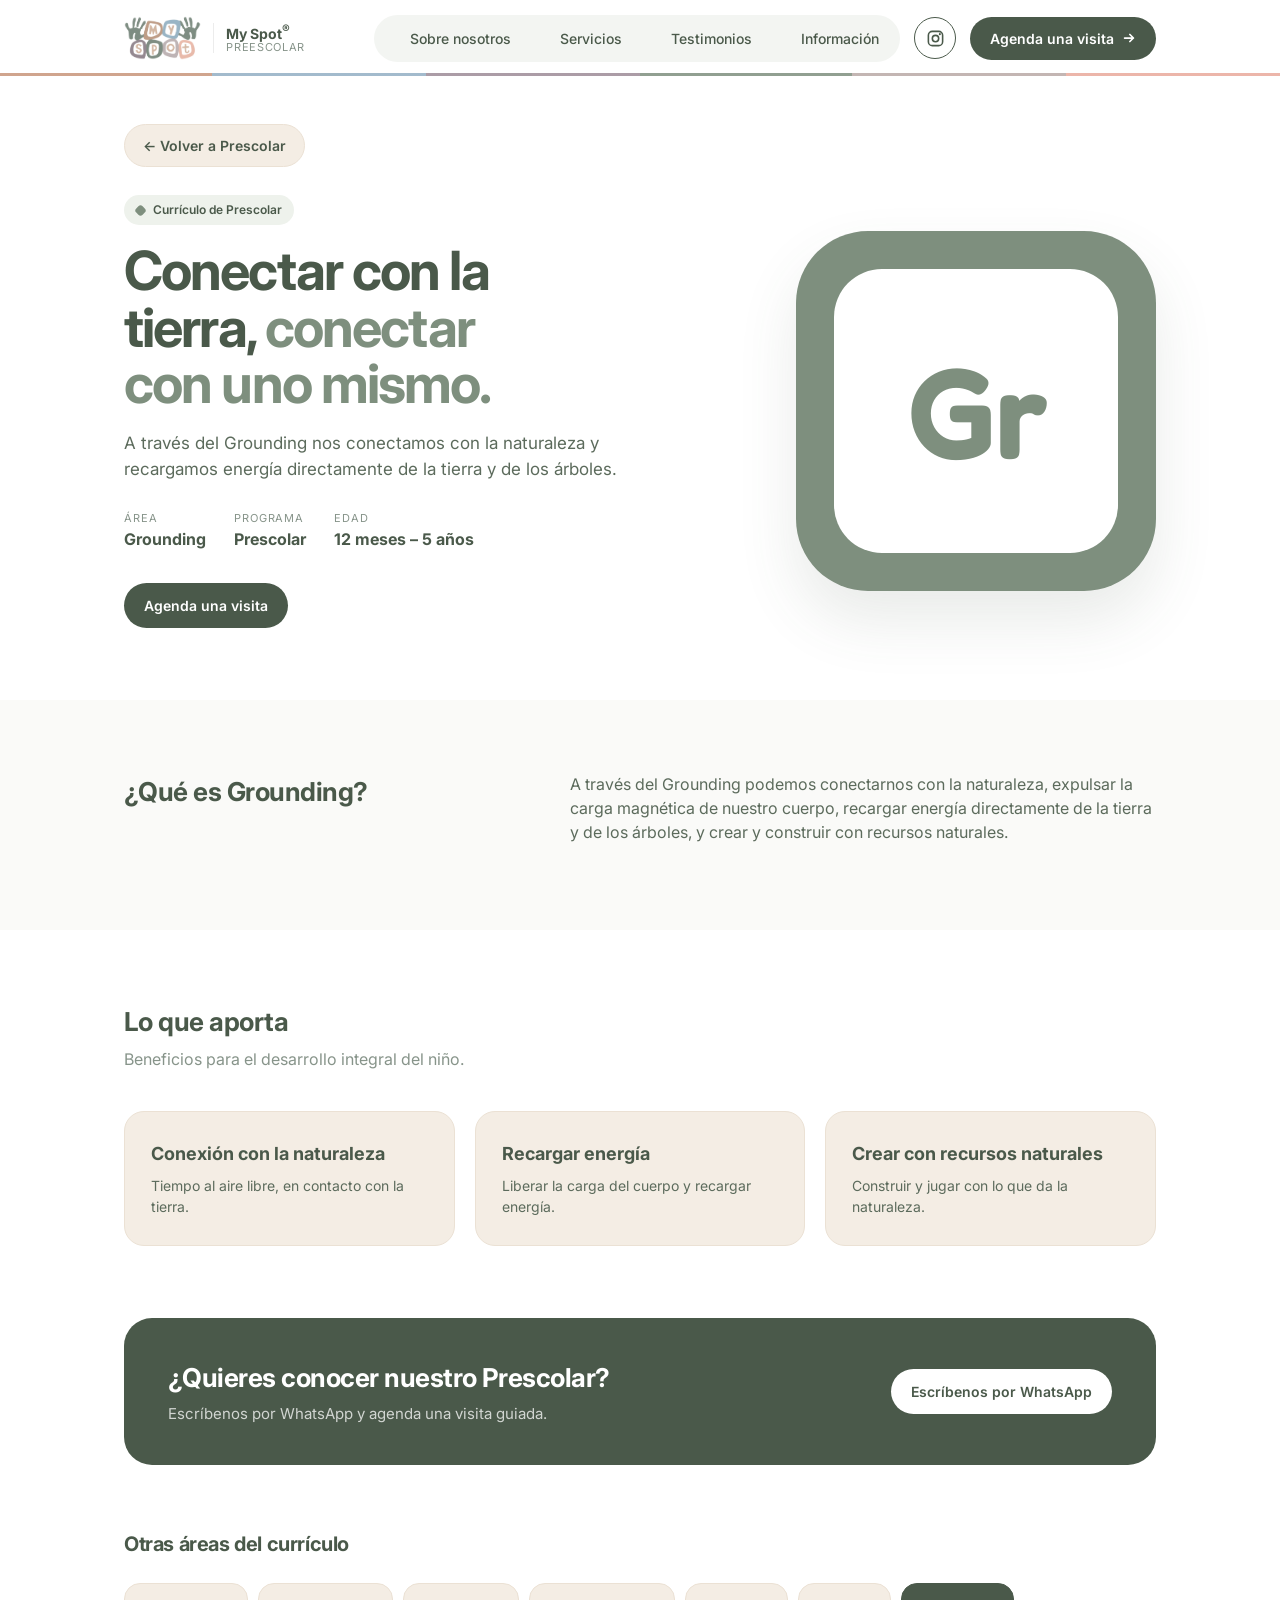
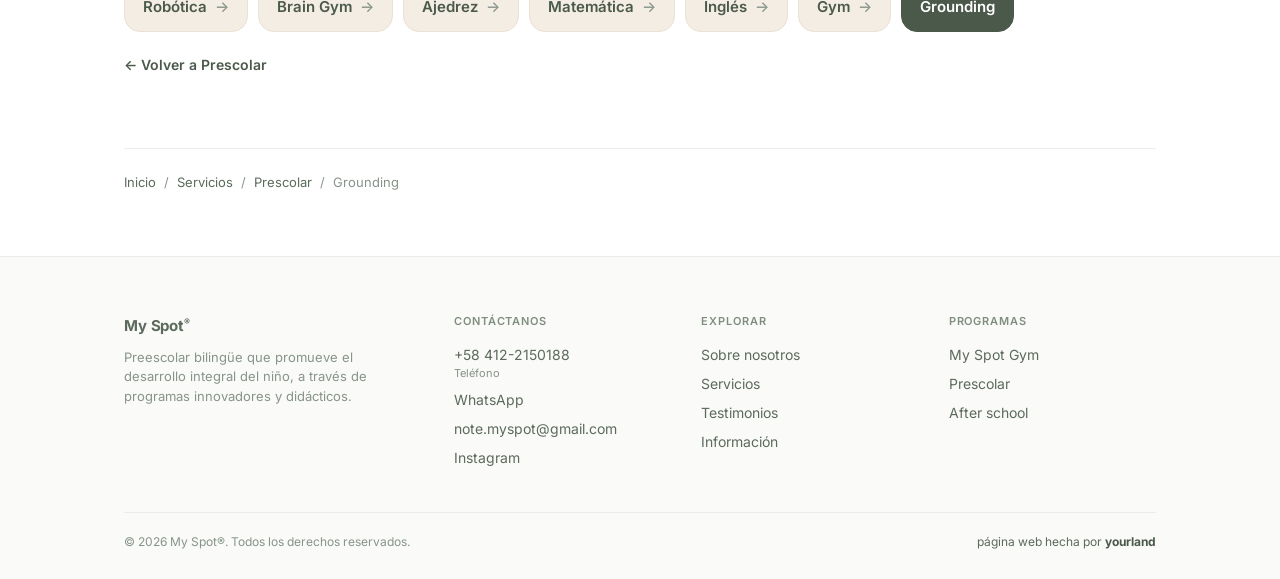
<file: grounding.html>
<!DOCTYPE html>
<html lang="es">
<head>
  <meta charset="UTF-8" />
  <meta name="viewport" content="width=device-width, initial-scale=1.0" />
  <title>Grounding · Prescolar My Spot®</title>
  <meta name="description" content="A través del Grounding nos conectamos con la naturaleza y recargamos energía directamente de la tierra y de los árboles." />
  <link rel="preconnect" href="https://fonts.googleapis.com" />
  <link rel="preconnect" href="https://fonts.gstatic.com" crossorigin />
  <link href="https://fonts.googleapis.com/css2?family=Inter:wght@400;500;600;700&family=Fredoka:wght@500;600&display=swap" rel="stylesheet" />
  <link rel="stylesheet" href="styles.css" />
</head>
<body class="svc area-sage">

  <!-- ================= NAVBAR ================= -->
  <header class="nav" id="nav">
    <div class="container">
      <a href="index.html" class="nav-brand" aria-label="My Spot, inicio">
        <img src="img/logo.png" alt="My Spot" width="1590" height="903" />
        <span class="tag"><b>My Spot<sup>®</sup></b><span>Preescolar</span></span>
      </a>
      <button class="menu-btn" id="menuBtn" aria-label="Abrir menú" aria-expanded="false" aria-controls="navMenu">
        <span></span><span></span><span></span>
      </button>
      <nav class="nav-menu" id="navMenu" aria-label="Principal">
        <ul class="nav-links">
          <li><a href="index.html#nosotros">Sobre nosotros</a></li>
          <li><a href="index.html#servicios">Servicios</a></li>
          <li><a href="index.html#testimonios">Testimonios</a></li>
          <li><a href="index.html#informacion">Información</a></li>
        </ul>
        <a href="https://www.instagram.com/myspot.public/" target="_blank" rel="noopener" class="nav-ig" aria-label="Instagram de My Spot"><svg viewBox="0 0 24 24" fill="none" aria-hidden="true"><rect x="3" y="3" width="18" height="18" rx="5" stroke="currentColor" stroke-width="2"/><circle cx="12" cy="12" r="4" stroke="currentColor" stroke-width="2"/><circle cx="17.5" cy="6.5" r="1.3" fill="currentColor"/></svg><span>Síguenos en Instagram</span></a>
        <a href="https://wa.me/584122150188?text=Hola%20gusto%20en%20saludarte%2C%20me%20gustar%C3%ADa%20agendar%20una%20visita." target="_blank" rel="noopener" class="nav-cta">Agenda una visita
          <svg viewBox="0 0 16 16" fill="none" aria-hidden="true"><path d="M3 8h10M9 4l4 4-4 4" stroke="currentColor" stroke-width="2" stroke-linecap="round" stroke-linejoin="round"/></svg>
        </a>
        <p class="nav-extra">¿Dudas? Llámanos al <a href="tel:+584122150188">+58 412-2150188</a></p>
      </nav>
    </div>
  </header>

  <main>
    <section class="svc-hero">
      <div class="container">
        <a class="back-btn" href="prescolar.html">← Volver a Prescolar</a>
        <div class="svc-hero-grid">
          <div class="reveal">
            <span class="eyebrow">Currículo de Prescolar</span>
            <h1>Conectar con la tierra, <em>conectar con uno mismo.</em></h1>
            <p class="lead">A través del Grounding nos conectamos con la naturaleza y recargamos energía directamente de la tierra y de los árboles.</p>
            <div class="svc-facts"><div><span>Área</span><b>Grounding</b></div><div><span>Programa</span><b>Prescolar</b></div><div><span>Edad</span><b>12 meses – 5 años</b></div></div>
            <a class="btn btn-dark" href="https://wa.me/584122150188?text=Hola%20gusto%20en%20saludarte%2C%20me%20gustar%C3%ADa%20agendar%20una%20visita." target="_blank" rel="noopener">Agenda una visita</a>
          </div>
          <div class="letter-tile two reveal" aria-hidden="true"><span>Gr</span></div>
        </div>
      </div>
    </section>

    <section class="svc-section tint">
      <div class="container">
        <div class="svc-intro reveal">
          <h2>¿Qué es Grounding?</h2>
          <div>
            <p>A través del Grounding podemos conectarnos con la naturaleza, expulsar la carga magnética de nuestro cuerpo, recargar energía directamente de la tierra y de los árboles, y crear y construir con recursos naturales.</p>
          </div>
        </div>
      </div>
    </section>

    <section class="svc-section">
      <div class="container">
        <div class="reveal">
          <h2>Lo que aporta</h2>
          <p class="sub">Beneficios para el desarrollo integral del niño.</p>
        </div>
        <ul class="activities boxes reveal" style="--n:3">
          <li><b>Conexión con la naturaleza</b><p>Tiempo al aire libre, en contacto con la tierra.</p></li>
          <li><b>Recargar energía</b><p>Liberar la carga del cuerpo y recargar energía.</p></li>
          <li><b>Crear con recursos naturales</b><p>Construir y jugar con lo que da la naturaleza.</p></li>
        </ul>
      </div>
    </section>

    <section class="svc-section" style="padding-top:0">
      <div class="container">
        <div class="cta-band reveal">
          <div>
            <h2>¿Quieres conocer nuestro Prescolar?</h2>
            <p>Escríbenos por WhatsApp y agenda una visita guiada.</p>
          </div>
          <a class="btn btn-light" href="https://wa.me/584122150188?text=Hola%20gusto%20en%20saludarte%2C%20me%20gustar%C3%ADa%20agendar%20una%20visita." target="_blank" rel="noopener">Escríbenos por WhatsApp</a>
        </div>

        <div class="area-more reveal">
          <h2>Otras áreas del currículo</h2>
          <nav class="curr-tiles" style="max-width:none" aria-label="Áreas del currículo"><a href="robotica.html">Robótica</a><a href="brain-gym.html">Brain Gym</a><a href="ajedrez.html">Ajedrez</a><a href="matematica.html">Matemática</a><a href="ingles.html">Inglés</a><a href="gym-prescolar.html">Gym</a><a href="grounding.html" aria-current="page">Grounding</a></nav>
          <p style="margin-top:20px"><a class="more-link" href="prescolar.html">← Volver a Prescolar</a></p>
        </div>
      </div>
    </section>
    <div class="container crumbs-wrap">
      <nav class="crumbs crumbs-bottom" aria-label="Ruta"><a href="index.html">Inicio</a><span>/</span><a href="index.html#servicios">Servicios</a><span>/</span><a href="prescolar.html">Prescolar</a><span>/</span><span>Grounding</span></nav>
    </div>
  </main>

  <!-- ================= FOOTER ================= -->
  <footer>
    <div class="container">
      <div class="footer-grid">
        <div class="footer-brand">
          <a href="index.html" class="brand">My Spot<sup>®</sup></a>
          <p>Preescolar bilingüe que promueve el desarrollo integral del niño, a través de programas innovadores y didácticos.</p>
        </div>
        <div class="contact">
          <h5>Contáctanos</h5>
          <ul>
            <li><a href="tel:+584122150188">+58 412-2150188</a><small>Teléfono</small></li>
            <li><a href="https://wa.me/584122150188?text=%C2%A1Hola%20My%20Spot%21%20%F0%9F%91%8B%20Me%20gustar%C3%ADa%20recibir%20m%C3%A1s%20informaci%C3%B3n%20sobre%20sus%20programas." target="_blank" rel="noopener">WhatsApp</a></li>
            <li><a href="mailto:note.myspot@gmail.com">note.myspot@gmail.com</a></li>
            <li><a href="https://www.instagram.com/myspot.public/" target="_blank" rel="noopener">Instagram</a></li>
          </ul>
        </div>
        <div>
          <h5>Explorar</h5>
          <ul>
            <li><a href="index.html#nosotros">Sobre nosotros</a></li>
            <li><a href="index.html#servicios">Servicios</a></li>
            <li><a href="index.html#testimonios">Testimonios</a></li>
            <li><a href="index.html#informacion">Información</a></li>
          </ul>
        </div>
        <div>
          <h5>Programas</h5>
          <ul>
            <li><a href="gym.html">My Spot Gym</a></li>
            <li><a href="prescolar.html">Prescolar</a></li>
            <li><a href="after-school.html">After school</a></li>
          </ul>
        </div>
      </div>
      <div class="footer-bottom">
        <span>© <span id="year"></span> My Spot®. Todos los derechos reservados.</span>
        <a class="credit" href="https://yourlandweb.com" target="_blank" rel="noopener">página web hecha por <b>yourland</b></a>
      </div>
    </div>
  </footer>

  <script src="script.js"></script>
</body>
</html>
</file>
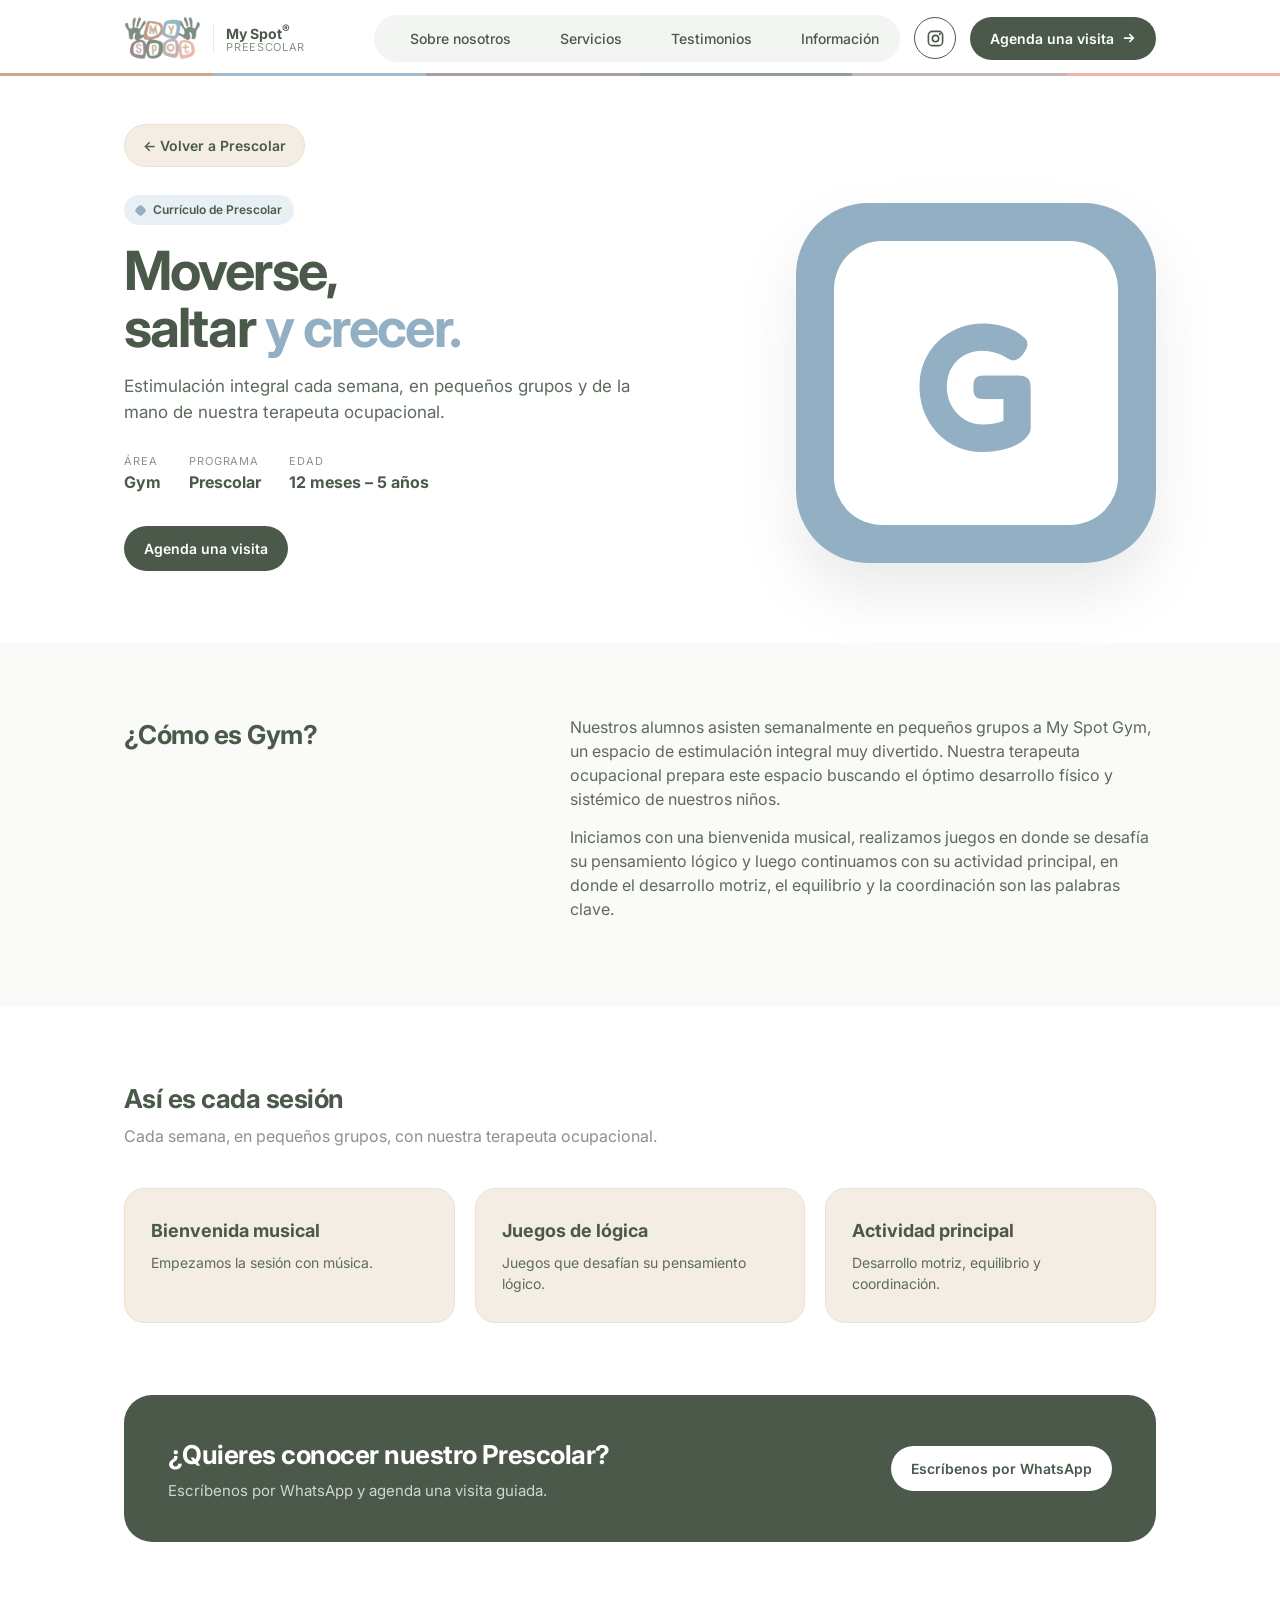
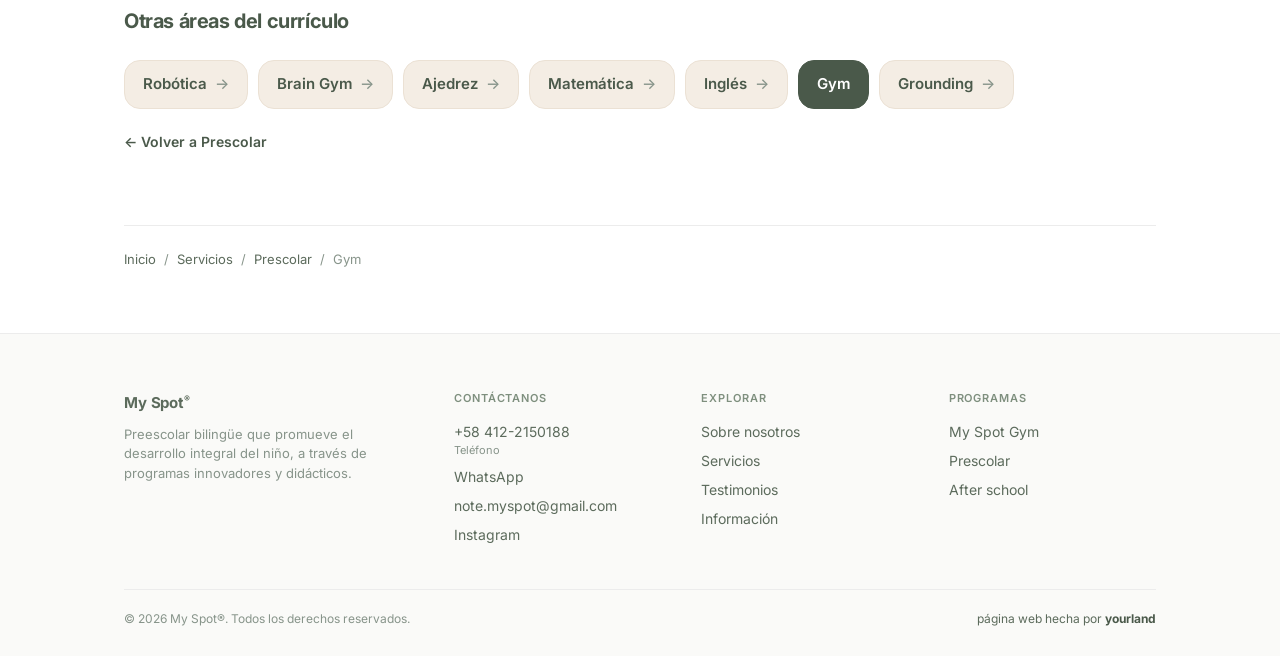
<file: gym-prescolar.html>
<!DOCTYPE html>
<html lang="es">
<head>
  <meta charset="UTF-8" />
  <meta name="viewport" content="width=device-width, initial-scale=1.0" />
  <title>Gym · Prescolar My Spot®</title>
  <meta name="description" content="Estimulación integral cada semana, en pequeños grupos y de la mano de nuestra terapeuta ocupacional." />
  <link rel="preconnect" href="https://fonts.googleapis.com" />
  <link rel="preconnect" href="https://fonts.gstatic.com" crossorigin />
  <link href="https://fonts.googleapis.com/css2?family=Inter:wght@400;500;600;700&family=Fredoka:wght@500;600&display=swap" rel="stylesheet" />
  <link rel="stylesheet" href="styles.css" />
</head>
<body class="svc area-blue">

  <!-- ================= NAVBAR ================= -->
  <header class="nav" id="nav">
    <div class="container">
      <a href="index.html" class="nav-brand" aria-label="My Spot, inicio">
        <img src="img/logo.png" alt="My Spot" width="1590" height="903" />
        <span class="tag"><b>My Spot<sup>®</sup></b><span>Preescolar</span></span>
      </a>
      <button class="menu-btn" id="menuBtn" aria-label="Abrir menú" aria-expanded="false" aria-controls="navMenu">
        <span></span><span></span><span></span>
      </button>
      <nav class="nav-menu" id="navMenu" aria-label="Principal">
        <ul class="nav-links">
          <li><a href="index.html#nosotros">Sobre nosotros</a></li>
          <li><a href="index.html#servicios">Servicios</a></li>
          <li><a href="index.html#testimonios">Testimonios</a></li>
          <li><a href="index.html#informacion">Información</a></li>
        </ul>
        <a href="https://www.instagram.com/myspot.public/" target="_blank" rel="noopener" class="nav-ig" aria-label="Instagram de My Spot"><svg viewBox="0 0 24 24" fill="none" aria-hidden="true"><rect x="3" y="3" width="18" height="18" rx="5" stroke="currentColor" stroke-width="2"/><circle cx="12" cy="12" r="4" stroke="currentColor" stroke-width="2"/><circle cx="17.5" cy="6.5" r="1.3" fill="currentColor"/></svg><span>Síguenos en Instagram</span></a>
        <a href="https://wa.me/584122150188?text=Hola%20gusto%20en%20saludarte%2C%20me%20gustar%C3%ADa%20agendar%20una%20visita." target="_blank" rel="noopener" class="nav-cta">Agenda una visita
          <svg viewBox="0 0 16 16" fill="none" aria-hidden="true"><path d="M3 8h10M9 4l4 4-4 4" stroke="currentColor" stroke-width="2" stroke-linecap="round" stroke-linejoin="round"/></svg>
        </a>
        <p class="nav-extra">¿Dudas? Llámanos al <a href="tel:+584122150188">+58 412-2150188</a></p>
      </nav>
    </div>
  </header>

  <main>
    <section class="svc-hero">
      <div class="container">
        <a class="back-btn" href="prescolar.html">← Volver a Prescolar</a>
        <div class="svc-hero-grid">
          <div class="reveal">
            <span class="eyebrow">Currículo de Prescolar</span>
            <h1>Moverse, saltar <em>y crecer.</em></h1>
            <p class="lead">Estimulación integral cada semana, en pequeños grupos y de la mano de nuestra terapeuta ocupacional.</p>
            <div class="svc-facts"><div><span>Área</span><b>Gym</b></div><div><span>Programa</span><b>Prescolar</b></div><div><span>Edad</span><b>12 meses – 5 años</b></div></div>
            <a class="btn btn-dark" href="https://wa.me/584122150188?text=Hola%20gusto%20en%20saludarte%2C%20me%20gustar%C3%ADa%20agendar%20una%20visita." target="_blank" rel="noopener">Agenda una visita</a>
          </div>
          <div class="letter-tile reveal" aria-hidden="true"><span>G</span></div>
        </div>
      </div>
    </section>

    <section class="svc-section tint">
      <div class="container">
        <div class="svc-intro reveal">
          <h2>¿Cómo es Gym?</h2>
          <div>
            <p>Nuestros alumnos asisten semanalmente en pequeños grupos a My Spot Gym, un espacio de estimulación integral muy divertido. Nuestra terapeuta ocupacional prepara este espacio buscando el óptimo desarrollo físico y sistémico de nuestros niños.</p>
            <p>Iniciamos con una bienvenida musical, realizamos juegos en donde se desafía su pensamiento lógico y luego continuamos con su actividad principal, en donde el desarrollo motriz, el equilibrio y la coordinación son las palabras clave.</p>
          </div>
        </div>
      </div>
    </section>

    <section class="svc-section">
      <div class="container">
        <div class="reveal">
          <h2>Así es cada sesión</h2>
          <p class="sub">Cada semana, en pequeños grupos, con nuestra terapeuta ocupacional.</p>
        </div>
        <ul class="activities boxes reveal" style="--n:3">
          <li><b>Bienvenida musical</b><p>Empezamos la sesión con música.</p></li>
          <li><b>Juegos de lógica</b><p>Juegos que desafían su pensamiento lógico.</p></li>
          <li><b>Actividad principal</b><p>Desarrollo motriz, equilibrio y coordinación.</p></li>
        </ul>
      </div>
    </section>

    <section class="svc-section" style="padding-top:0">
      <div class="container">
        <div class="cta-band reveal">
          <div>
            <h2>¿Quieres conocer nuestro Prescolar?</h2>
            <p>Escríbenos por WhatsApp y agenda una visita guiada.</p>
          </div>
          <a class="btn btn-light" href="https://wa.me/584122150188?text=Hola%20gusto%20en%20saludarte%2C%20me%20gustar%C3%ADa%20agendar%20una%20visita." target="_blank" rel="noopener">Escríbenos por WhatsApp</a>
        </div>

        <div class="area-more reveal">
          <h2>Otras áreas del currículo</h2>
          <nav class="curr-tiles" style="max-width:none" aria-label="Áreas del currículo"><a href="robotica.html">Robótica</a><a href="brain-gym.html">Brain Gym</a><a href="ajedrez.html">Ajedrez</a><a href="matematica.html">Matemática</a><a href="ingles.html">Inglés</a><a href="gym-prescolar.html" aria-current="page">Gym</a><a href="grounding.html">Grounding</a></nav>
          <p style="margin-top:20px"><a class="more-link" href="prescolar.html">← Volver a Prescolar</a></p>
        </div>
      </div>
    </section>
    <div class="container crumbs-wrap">
      <nav class="crumbs crumbs-bottom" aria-label="Ruta"><a href="index.html">Inicio</a><span>/</span><a href="index.html#servicios">Servicios</a><span>/</span><a href="prescolar.html">Prescolar</a><span>/</span><span>Gym</span></nav>
    </div>
  </main>

  <!-- ================= FOOTER ================= -->
  <footer>
    <div class="container">
      <div class="footer-grid">
        <div class="footer-brand">
          <a href="index.html" class="brand">My Spot<sup>®</sup></a>
          <p>Preescolar bilingüe que promueve el desarrollo integral del niño, a través de programas innovadores y didácticos.</p>
        </div>
        <div class="contact">
          <h5>Contáctanos</h5>
          <ul>
            <li><a href="tel:+584122150188">+58 412-2150188</a><small>Teléfono</small></li>
            <li><a href="https://wa.me/584122150188?text=%C2%A1Hola%20My%20Spot%21%20%F0%9F%91%8B%20Me%20gustar%C3%ADa%20recibir%20m%C3%A1s%20informaci%C3%B3n%20sobre%20sus%20programas." target="_blank" rel="noopener">WhatsApp</a></li>
            <li><a href="mailto:note.myspot@gmail.com">note.myspot@gmail.com</a></li>
            <li><a href="https://www.instagram.com/myspot.public/" target="_blank" rel="noopener">Instagram</a></li>
          </ul>
        </div>
        <div>
          <h5>Explorar</h5>
          <ul>
            <li><a href="index.html#nosotros">Sobre nosotros</a></li>
            <li><a href="index.html#servicios">Servicios</a></li>
            <li><a href="index.html#testimonios">Testimonios</a></li>
            <li><a href="index.html#informacion">Información</a></li>
          </ul>
        </div>
        <div>
          <h5>Programas</h5>
          <ul>
            <li><a href="gym.html">My Spot Gym</a></li>
            <li><a href="prescolar.html">Prescolar</a></li>
            <li><a href="after-school.html">After school</a></li>
          </ul>
        </div>
      </div>
      <div class="footer-bottom">
        <span>© <span id="year"></span> My Spot®. Todos los derechos reservados.</span>
        <a class="credit" href="https://yourlandweb.com" target="_blank" rel="noopener">página web hecha por <b>yourland</b></a>
      </div>
    </div>
  </footer>

  <script src="script.js"></script>
</body>
</html>
</file>
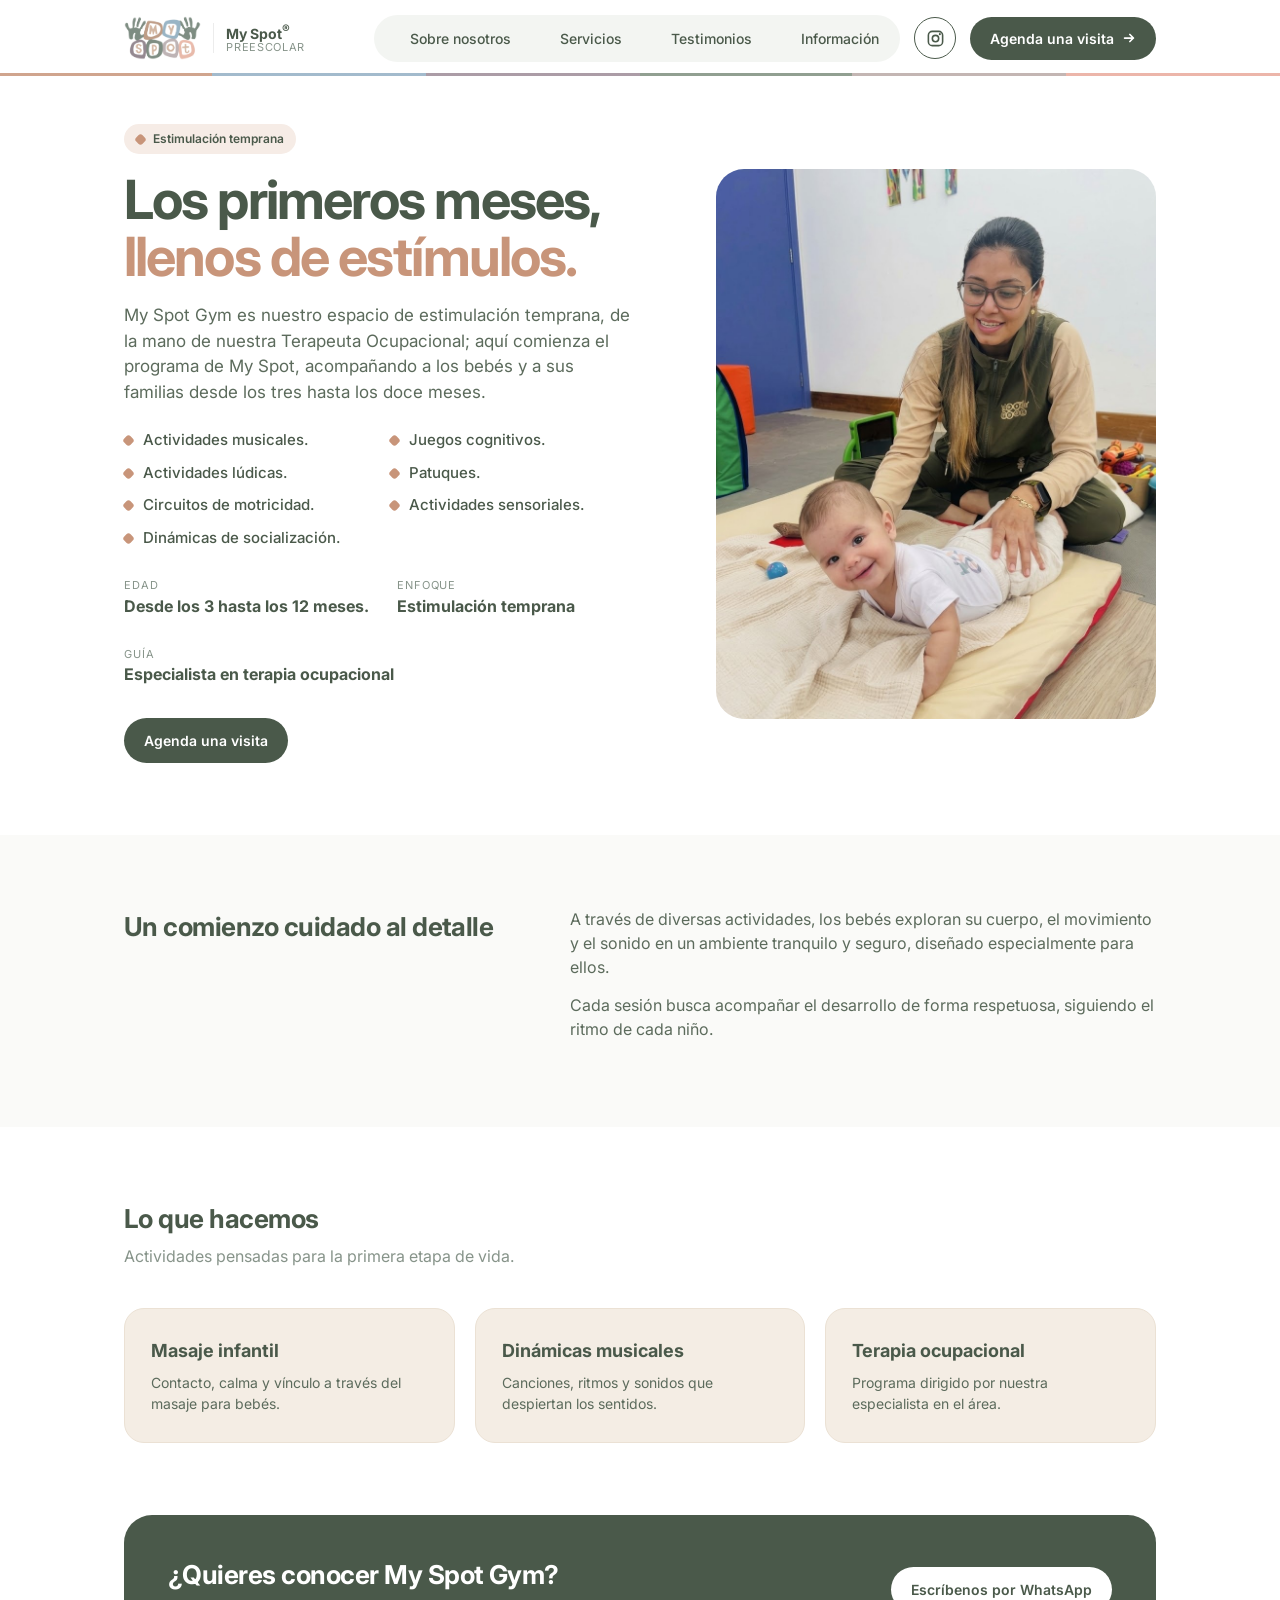
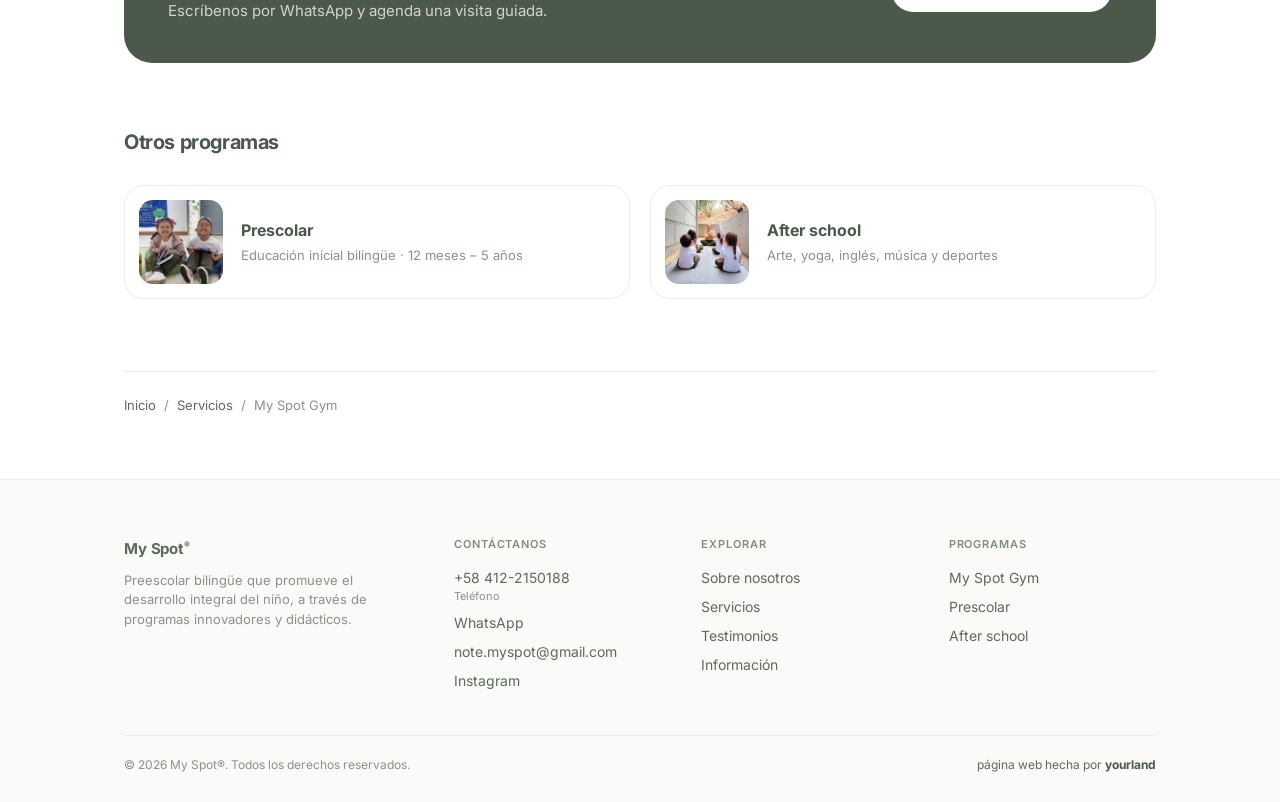
<file: gym.html>
<!DOCTYPE html>
<html lang="es">
<head>
  <meta charset="UTF-8" />
  <meta name="viewport" content="width=device-width, initial-scale=1.0" />
  <title>My Spot Gym · My Spot®</title>
  <meta name="description" content="My Spot Gym es nuestro espacio de estimulación temprana, de la mano de nuestra Terapeuta Ocupacional; aquí comienza el programa de My Spot, acompañando a los bebés y a sus familias desde los tres hasta los doce meses." />
  <link rel="preconnect" href="https://fonts.googleapis.com" />
  <link rel="preconnect" href="https://fonts.gstatic.com" crossorigin />
  <link href="https://fonts.googleapis.com/css2?family=Inter:wght@400;500;600;700&family=Fredoka:wght@500;600&display=swap" rel="stylesheet" />
  <link rel="stylesheet" href="styles.css" />
</head>
<body class="svc svc-gym">

  <!-- ================= NAVBAR ================= -->
  <header class="nav" id="nav">
    <div class="container">
      <a href="index.html" class="nav-brand" aria-label="My Spot, inicio">
        <img src="img/logo.png" alt="My Spot" width="1590" height="903" />
        <span class="tag"><b>My Spot<sup>®</sup></b><span>Preescolar</span></span>
      </a>
      <button class="menu-btn" id="menuBtn" aria-label="Abrir menú" aria-expanded="false" aria-controls="navMenu">
        <span></span><span></span><span></span>
      </button>
      <nav class="nav-menu" id="navMenu" aria-label="Principal">
        <ul class="nav-links">
          <li><a href="index.html#nosotros">Sobre nosotros</a></li>
          <li><a href="index.html#servicios">Servicios</a></li>
          <li><a href="index.html#testimonios">Testimonios</a></li>
          <li><a href="index.html#informacion">Información</a></li>
        </ul>
        <a href="https://www.instagram.com/myspot.public/" target="_blank" rel="noopener" class="nav-ig" aria-label="Instagram de My Spot"><svg viewBox="0 0 24 24" fill="none" aria-hidden="true"><rect x="3" y="3" width="18" height="18" rx="5" stroke="currentColor" stroke-width="2"/><circle cx="12" cy="12" r="4" stroke="currentColor" stroke-width="2"/><circle cx="17.5" cy="6.5" r="1.3" fill="currentColor"/></svg><span>Síguenos en Instagram</span></a>
        <a href="https://wa.me/584122150188?text=Hola%20gusto%20en%20saludarte%2C%20me%20gustar%C3%ADa%20agendar%20una%20visita." target="_blank" rel="noopener" class="nav-cta">Agenda una visita
          <svg viewBox="0 0 16 16" fill="none" aria-hidden="true"><path d="M3 8h10M9 4l4 4-4 4" stroke="currentColor" stroke-width="2" stroke-linecap="round" stroke-linejoin="round"/></svg>
        </a>
        <p class="nav-extra">¿Dudas? Llámanos al <a href="tel:+584122150188">+58 412-2150188</a></p>
      </nav>
    </div>
  </header>

  <main>
    <section class="svc-hero">
      <div class="container">
        <div class="svc-hero-grid">
          <div class="reveal">
            <span class="eyebrow">Estimulación temprana</span>
            <h1>Los primeros meses, <em>llenos de estímulos.</em></h1>
            <p class="lead">My Spot Gym es nuestro espacio de estimulación temprana, de la mano de nuestra Terapeuta Ocupacional; aquí comienza el programa de My Spot, acompañando a los bebés y a sus familias desde los tres hasta los doce meses.</p>
            <ul class="svc-list" aria-label="Actividades"><li>Actividades musicales.</li><li>Juegos cognitivos.</li><li>Actividades lúdicas.</li><li>Patuques.</li><li>Circuitos de motricidad.</li><li>Actividades sensoriales.</li><li>Dinámicas de socialización.</li></ul>
            <div class="svc-facts"><div><span>Edad</span><b>Desde los 3 hasta los 12 meses.</b></div><div><span>Enfoque</span><b>Estimulación temprana</b></div><div><span>Guía</span><b>Especialista en terapia ocupacional</b></div></div>
            <a class="btn btn-dark" href="https://wa.me/584122150188?text=%C2%A1Hola%20My%20Spot%21%20%F0%9F%91%8B%20Me%20gustar%C3%ADa%20informaci%C3%B3n%20sobre%20My%20Spot%20Gym%20%28estimulaci%C3%B3n%20temprana%29%20y%20agendar%20una%20visita." target="_blank" rel="noopener">Agenda una visita</a>
          </div>
          <div class="svc-photo reveal">
            <img src="img/gym.jpg" alt="Terapeuta de My Spot con un bebé en estimulación temprana" />
          </div>
        </div>
      </div>
    </section>

    <section class="svc-section tint">
      <div class="container">
        <div class="svc-intro reveal">
          <h2>Un comienzo cuidado al detalle</h2>
          <div>
            <p>A través de diversas actividades, los bebés exploran su cuerpo, el movimiento y el sonido en un ambiente tranquilo y seguro, diseñado especialmente para ellos.</p>
            <p>Cada sesión busca acompañar el desarrollo de forma respetuosa, siguiendo el ritmo de cada niño.</p>
          </div>
        </div>
      </div>
    </section>

    <section class="svc-section">
      <div class="container">
        <div class="reveal">
          <h2>Lo que hacemos</h2>
          <p class="sub">Actividades pensadas para la primera etapa de vida.</p>
        </div>
        <ul class="activities boxes reveal" style="--n:3">
          <li><b>Masaje infantil</b><p>Contacto, calma y vínculo a través del masaje para bebés.</p></li>
          <li><b>Dinámicas musicales</b><p>Canciones, ritmos y sonidos que despiertan los sentidos.</p></li>
          <li><b>Terapia ocupacional</b><p>Programa dirigido por nuestra especialista en el área.</p></li>
        </ul>
      </div>
    </section>


    <section class="svc-section" style="padding-top:0">
      <div class="container">
        <div class="cta-band reveal">
          <div>
            <h2>¿Quieres conocer My Spot Gym?</h2>
            <p>Escríbenos por WhatsApp y agenda una visita guiada.</p>
          </div>
          <a class="btn btn-light" href="https://wa.me/584122150188?text=%C2%A1Hola%20My%20Spot%21%20%F0%9F%91%8B%20Me%20gustar%C3%ADa%20informaci%C3%B3n%20sobre%20My%20Spot%20Gym%20%28estimulaci%C3%B3n%20temprana%29%20y%20agendar%20una%20visita." target="_blank" rel="noopener">Escríbenos por WhatsApp</a>
        </div>

        <div style="margin-top:64px" class="reveal">
          <h2 style="font-size:20px">Otros programas</h2>
          <div class="other-svcs">
          <a href="prescolar.html">
            <img src="img/prescolar.jpg" alt="Dos niñas sonriendo con sus libros" />
            <div><b>Prescolar</b><span>Educación inicial bilingüe · 12 meses – 5 años</span></div>
          </a>
          <a href="after-school.html">
            <img src="img/after-school.jpg" alt="Niños haciendo yoga con su maestra" />
            <div><b>After school</b><span>Arte, yoga, inglés, música y deportes</span></div>
          </a>
          </div>
        </div>
      </div>
    </section>
    <div class="container crumbs-wrap">
      <nav class="crumbs crumbs-bottom" aria-label="Ruta"><a href="index.html">Inicio</a><span>/</span><a href="index.html#servicios">Servicios</a><span>/</span><span>My Spot Gym</span></nav>
    </div>
  </main>

  <!-- ================= FOOTER ================= -->
  <footer>
    <div class="container">
      <div class="footer-grid">
        <div class="footer-brand">
          <a href="index.html" class="brand">My Spot<sup>®</sup></a>
          <p>Preescolar bilingüe que promueve el desarrollo integral del niño, a través de programas innovadores y didácticos.</p>
        </div>
        <div class="contact">
          <h5>Contáctanos</h5>
          <ul>
            <li><a href="tel:+584122150188">+58 412-2150188</a><small>Teléfono</small></li>
            <li><a href="https://wa.me/584122150188?text=%C2%A1Hola%20My%20Spot%21%20%F0%9F%91%8B%20Me%20gustar%C3%ADa%20recibir%20m%C3%A1s%20informaci%C3%B3n%20sobre%20sus%20programas." target="_blank" rel="noopener">WhatsApp</a></li>
            <li><a href="mailto:note.myspot@gmail.com">note.myspot@gmail.com</a></li>
            <li><a href="https://www.instagram.com/myspot.public/" target="_blank" rel="noopener">Instagram</a></li>
          </ul>
        </div>
        <div>
          <h5>Explorar</h5>
          <ul>
            <li><a href="index.html#nosotros">Sobre nosotros</a></li>
            <li><a href="index.html#servicios">Servicios</a></li>
            <li><a href="index.html#testimonios">Testimonios</a></li>
            <li><a href="index.html#informacion">Información</a></li>
          </ul>
        </div>
        <div>
          <h5>Programas</h5>
          <ul>
            <li><a href="gym.html">My Spot Gym</a></li>
            <li><a href="prescolar.html">Prescolar</a></li>
            <li><a href="after-school.html">After school</a></li>
          </ul>
        </div>
      </div>
      <div class="footer-bottom">
        <span>© <span id="year"></span> My Spot®. Todos los derechos reservados.</span>
        <a class="credit" href="https://yourlandweb.com" target="_blank" rel="noopener">página web hecha por <b>yourland</b></a>
      </div>
    </div>
  </footer>

  <script src="script.js"></script>
</body>
</html>
</file>
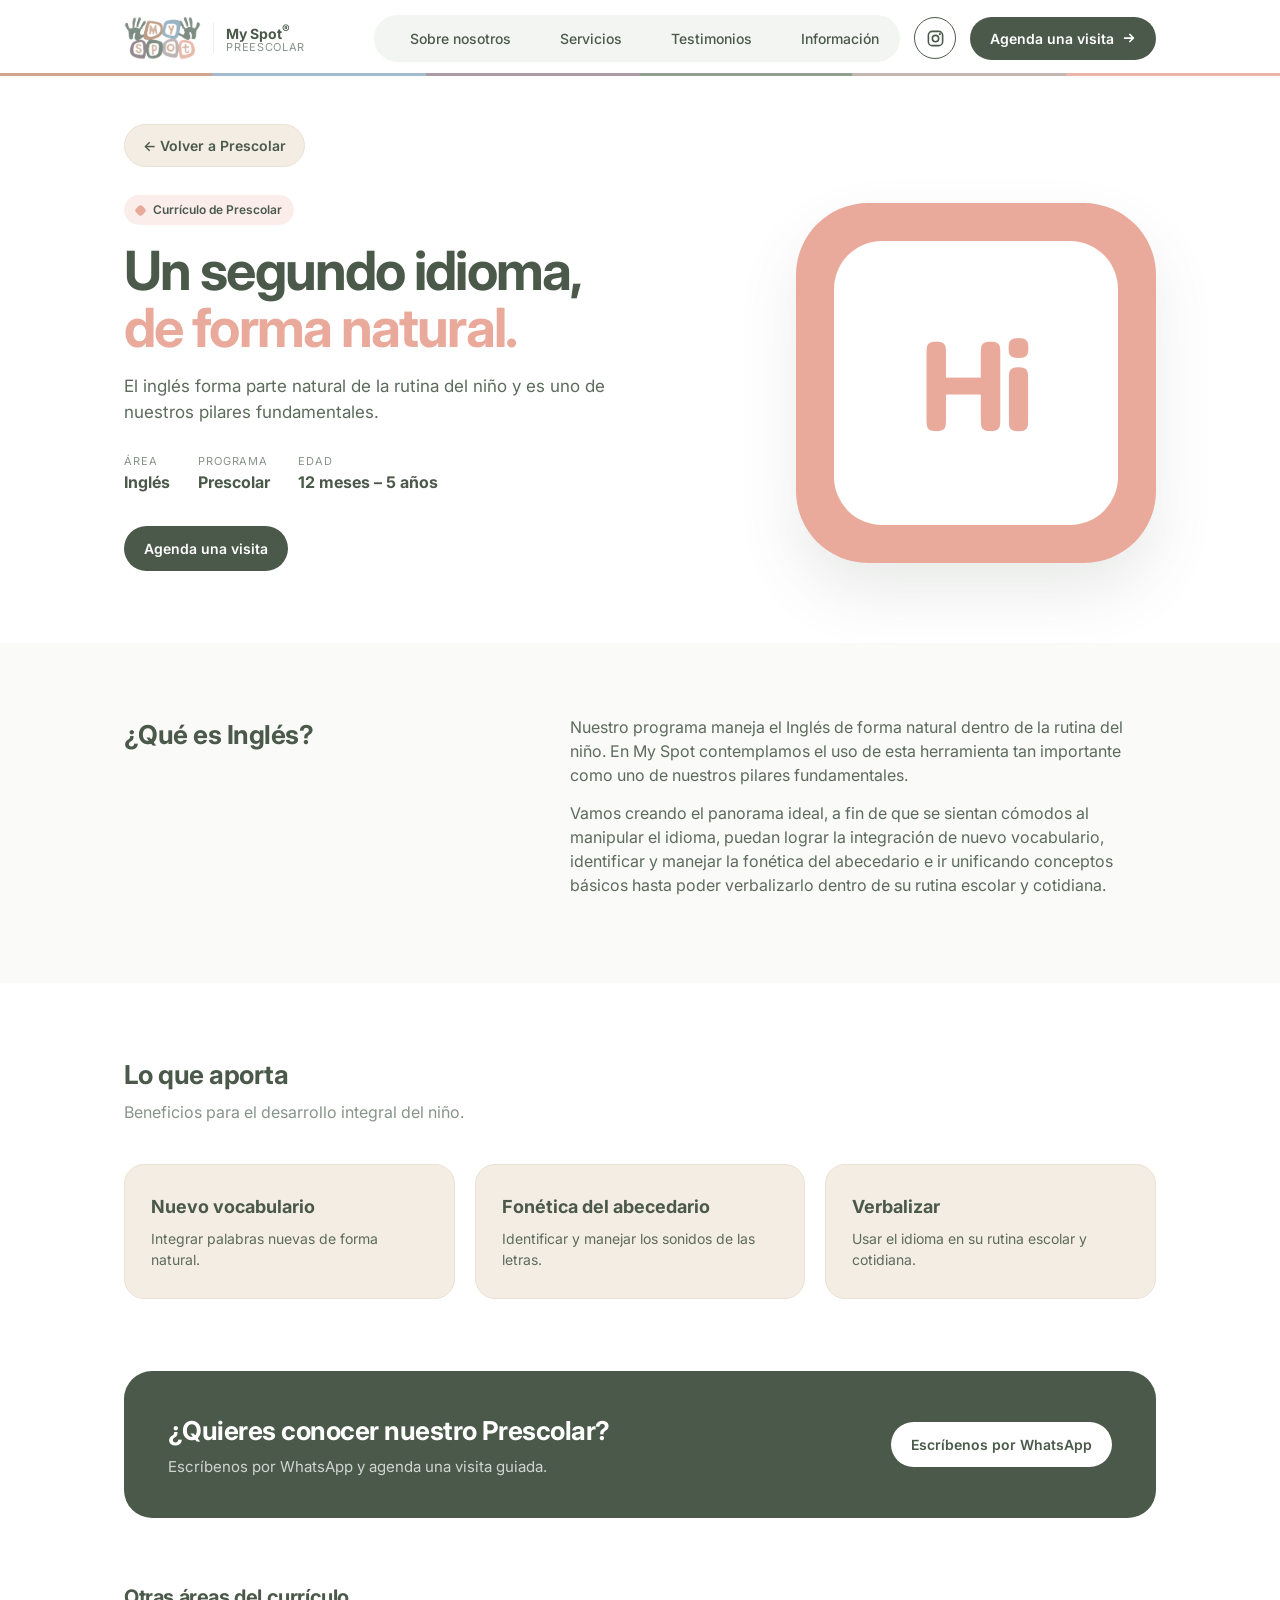
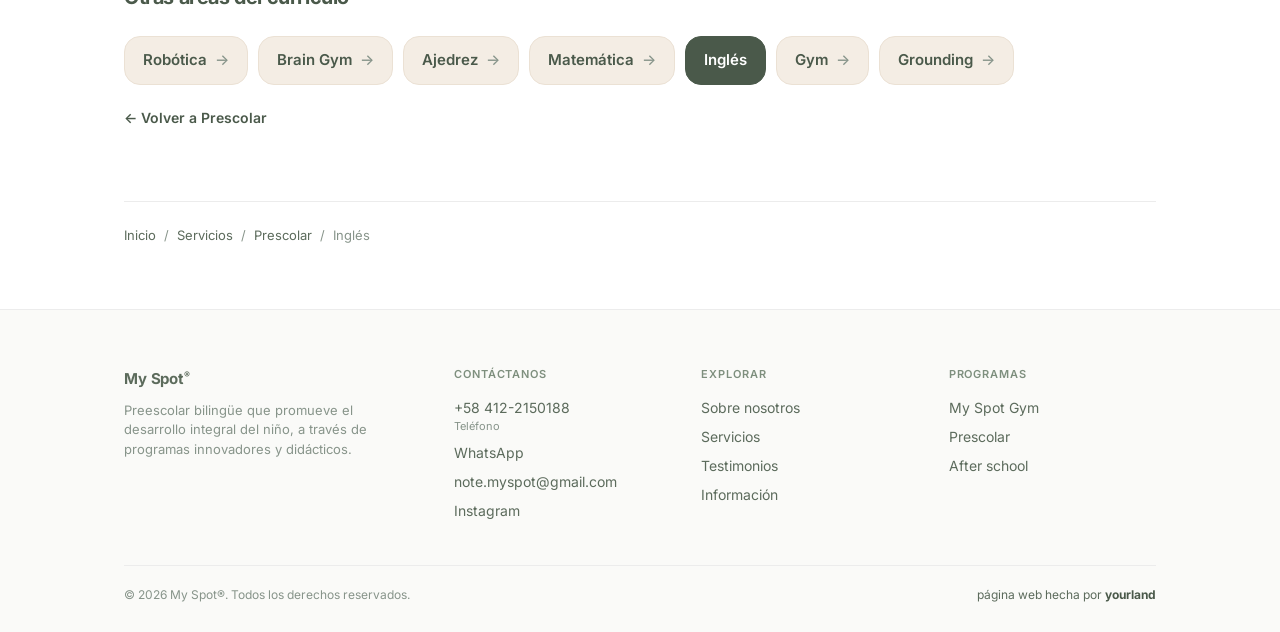
<file: ingles.html>
<!DOCTYPE html>
<html lang="es">
<head>
  <meta charset="UTF-8" />
  <meta name="viewport" content="width=device-width, initial-scale=1.0" />
  <title>Inglés · Prescolar My Spot®</title>
  <meta name="description" content="El inglés forma parte natural de la rutina del niño y es uno de nuestros pilares fundamentales." />
  <link rel="preconnect" href="https://fonts.googleapis.com" />
  <link rel="preconnect" href="https://fonts.gstatic.com" crossorigin />
  <link href="https://fonts.googleapis.com/css2?family=Inter:wght@400;500;600;700&family=Fredoka:wght@500;600&display=swap" rel="stylesheet" />
  <link rel="stylesheet" href="styles.css" />
</head>
<body class="svc area-peach">

  <!-- ================= NAVBAR ================= -->
  <header class="nav" id="nav">
    <div class="container">
      <a href="index.html" class="nav-brand" aria-label="My Spot, inicio">
        <img src="img/logo.png" alt="My Spot" width="1590" height="903" />
        <span class="tag"><b>My Spot<sup>®</sup></b><span>Preescolar</span></span>
      </a>
      <button class="menu-btn" id="menuBtn" aria-label="Abrir menú" aria-expanded="false" aria-controls="navMenu">
        <span></span><span></span><span></span>
      </button>
      <nav class="nav-menu" id="navMenu" aria-label="Principal">
        <ul class="nav-links">
          <li><a href="index.html#nosotros">Sobre nosotros</a></li>
          <li><a href="index.html#servicios">Servicios</a></li>
          <li><a href="index.html#testimonios">Testimonios</a></li>
          <li><a href="index.html#informacion">Información</a></li>
        </ul>
        <a href="https://www.instagram.com/myspot.public/" target="_blank" rel="noopener" class="nav-ig" aria-label="Instagram de My Spot"><svg viewBox="0 0 24 24" fill="none" aria-hidden="true"><rect x="3" y="3" width="18" height="18" rx="5" stroke="currentColor" stroke-width="2"/><circle cx="12" cy="12" r="4" stroke="currentColor" stroke-width="2"/><circle cx="17.5" cy="6.5" r="1.3" fill="currentColor"/></svg><span>Síguenos en Instagram</span></a>
        <a href="https://wa.me/584122150188?text=Hola%20gusto%20en%20saludarte%2C%20me%20gustar%C3%ADa%20agendar%20una%20visita." target="_blank" rel="noopener" class="nav-cta">Agenda una visita
          <svg viewBox="0 0 16 16" fill="none" aria-hidden="true"><path d="M3 8h10M9 4l4 4-4 4" stroke="currentColor" stroke-width="2" stroke-linecap="round" stroke-linejoin="round"/></svg>
        </a>
        <p class="nav-extra">¿Dudas? Llámanos al <a href="tel:+584122150188">+58 412-2150188</a></p>
      </nav>
    </div>
  </header>

  <main>
    <section class="svc-hero">
      <div class="container">
        <a class="back-btn" href="prescolar.html">← Volver a Prescolar</a>
        <div class="svc-hero-grid">
          <div class="reveal">
            <span class="eyebrow">Currículo de Prescolar</span>
            <h1>Un segundo idioma, <em>de forma natural.</em></h1>
            <p class="lead">El inglés forma parte natural de la rutina del niño y es uno de nuestros pilares fundamentales.</p>
            <div class="svc-facts"><div><span>Área</span><b>Inglés</b></div><div><span>Programa</span><b>Prescolar</b></div><div><span>Edad</span><b>12 meses – 5 años</b></div></div>
            <a class="btn btn-dark" href="https://wa.me/584122150188?text=Hola%20gusto%20en%20saludarte%2C%20me%20gustar%C3%ADa%20agendar%20una%20visita." target="_blank" rel="noopener">Agenda una visita</a>
          </div>
          <div class="letter-tile two reveal" aria-hidden="true"><span>Hi</span></div>
        </div>
      </div>
    </section>

    <section class="svc-section tint">
      <div class="container">
        <div class="svc-intro reveal">
          <h2>¿Qué es Inglés?</h2>
          <div>
            <p>Nuestro programa maneja el Inglés de forma natural dentro de la rutina del niño. En My Spot contemplamos el uso de esta herramienta tan importante como uno de nuestros pilares fundamentales.</p>
            <p>Vamos creando el panorama ideal, a fin de que se sientan cómodos al manipular el idioma, puedan lograr la integración de nuevo vocabulario, identificar y manejar la fonética del abecedario e ir unificando conceptos básicos hasta poder verbalizarlo dentro de su rutina escolar y cotidiana.</p>
          </div>
        </div>
      </div>
    </section>

    <section class="svc-section">
      <div class="container">
        <div class="reveal">
          <h2>Lo que aporta</h2>
          <p class="sub">Beneficios para el desarrollo integral del niño.</p>
        </div>
        <ul class="activities boxes reveal" style="--n:3">
          <li><b>Nuevo vocabulario</b><p>Integrar palabras nuevas de forma natural.</p></li>
          <li><b>Fonética del abecedario</b><p>Identificar y manejar los sonidos de las letras.</p></li>
          <li><b>Verbalizar</b><p>Usar el idioma en su rutina escolar y cotidiana.</p></li>
        </ul>
      </div>
    </section>

    <section class="svc-section" style="padding-top:0">
      <div class="container">
        <div class="cta-band reveal">
          <div>
            <h2>¿Quieres conocer nuestro Prescolar?</h2>
            <p>Escríbenos por WhatsApp y agenda una visita guiada.</p>
          </div>
          <a class="btn btn-light" href="https://wa.me/584122150188?text=Hola%20gusto%20en%20saludarte%2C%20me%20gustar%C3%ADa%20agendar%20una%20visita." target="_blank" rel="noopener">Escríbenos por WhatsApp</a>
        </div>

        <div class="area-more reveal">
          <h2>Otras áreas del currículo</h2>
          <nav class="curr-tiles" style="max-width:none" aria-label="Áreas del currículo"><a href="robotica.html">Robótica</a><a href="brain-gym.html">Brain Gym</a><a href="ajedrez.html">Ajedrez</a><a href="matematica.html">Matemática</a><a href="ingles.html" aria-current="page">Inglés</a><a href="gym-prescolar.html">Gym</a><a href="grounding.html">Grounding</a></nav>
          <p style="margin-top:20px"><a class="more-link" href="prescolar.html">← Volver a Prescolar</a></p>
        </div>
      </div>
    </section>
    <div class="container crumbs-wrap">
      <nav class="crumbs crumbs-bottom" aria-label="Ruta"><a href="index.html">Inicio</a><span>/</span><a href="index.html#servicios">Servicios</a><span>/</span><a href="prescolar.html">Prescolar</a><span>/</span><span>Inglés</span></nav>
    </div>
  </main>

  <!-- ================= FOOTER ================= -->
  <footer>
    <div class="container">
      <div class="footer-grid">
        <div class="footer-brand">
          <a href="index.html" class="brand">My Spot<sup>®</sup></a>
          <p>Preescolar bilingüe que promueve el desarrollo integral del niño, a través de programas innovadores y didácticos.</p>
        </div>
        <div class="contact">
          <h5>Contáctanos</h5>
          <ul>
            <li><a href="tel:+584122150188">+58 412-2150188</a><small>Teléfono</small></li>
            <li><a href="https://wa.me/584122150188?text=%C2%A1Hola%20My%20Spot%21%20%F0%9F%91%8B%20Me%20gustar%C3%ADa%20recibir%20m%C3%A1s%20informaci%C3%B3n%20sobre%20sus%20programas." target="_blank" rel="noopener">WhatsApp</a></li>
            <li><a href="mailto:note.myspot@gmail.com">note.myspot@gmail.com</a></li>
            <li><a href="https://www.instagram.com/myspot.public/" target="_blank" rel="noopener">Instagram</a></li>
          </ul>
        </div>
        <div>
          <h5>Explorar</h5>
          <ul>
            <li><a href="index.html#nosotros">Sobre nosotros</a></li>
            <li><a href="index.html#servicios">Servicios</a></li>
            <li><a href="index.html#testimonios">Testimonios</a></li>
            <li><a href="index.html#informacion">Información</a></li>
          </ul>
        </div>
        <div>
          <h5>Programas</h5>
          <ul>
            <li><a href="gym.html">My Spot Gym</a></li>
            <li><a href="prescolar.html">Prescolar</a></li>
            <li><a href="after-school.html">After school</a></li>
          </ul>
        </div>
      </div>
      <div class="footer-bottom">
        <span>© <span id="year"></span> My Spot®. Todos los derechos reservados.</span>
        <a class="credit" href="https://yourlandweb.com" target="_blank" rel="noopener">página web hecha por <b>yourland</b></a>
      </div>
    </div>
  </footer>

  <script src="script.js"></script>
</body>
</html>
</file>
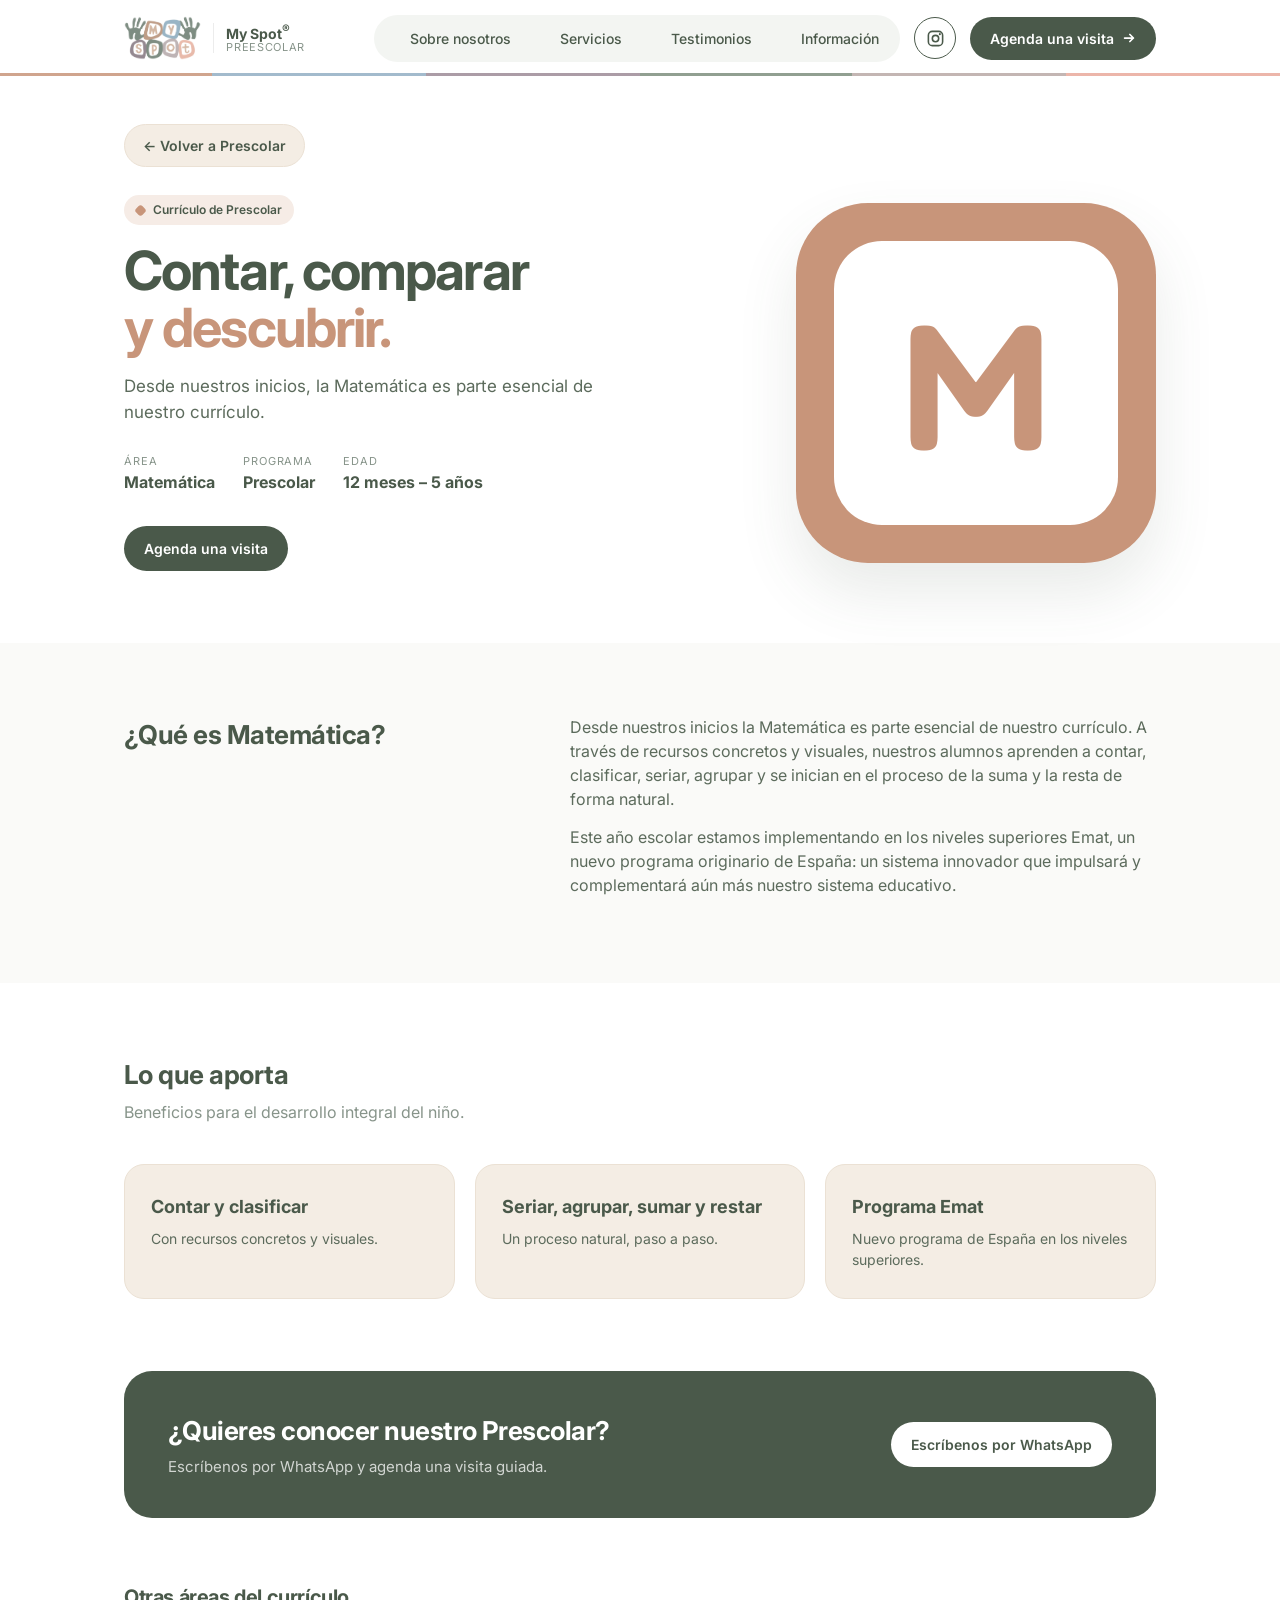
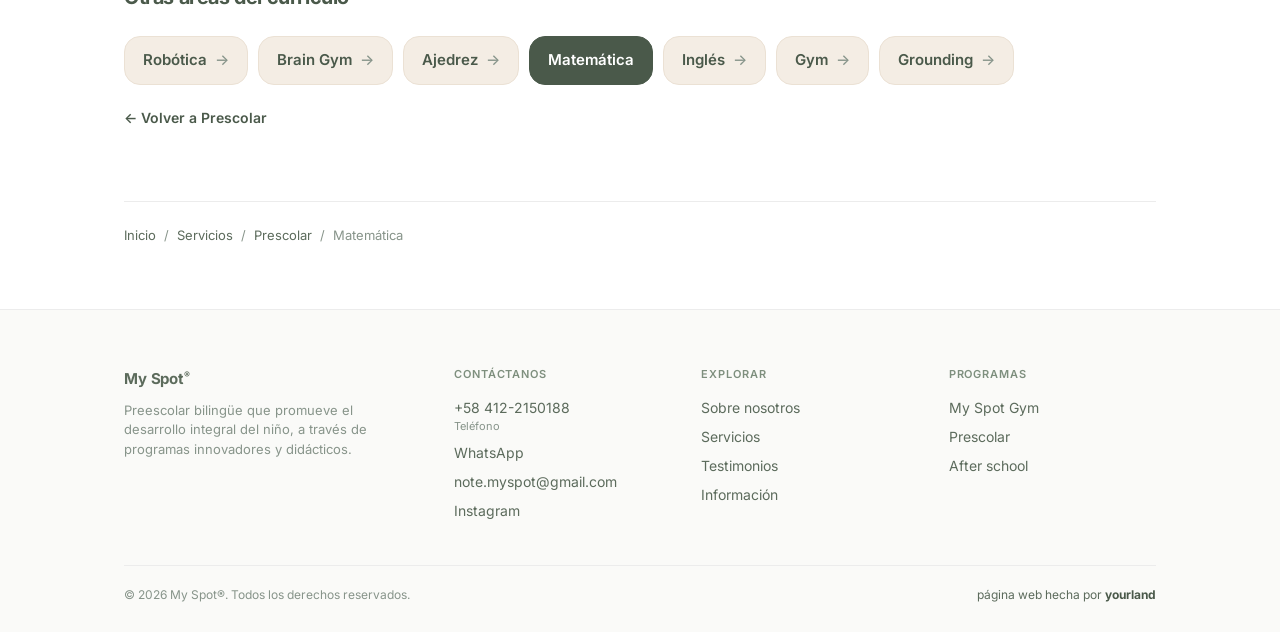
<file: matematica.html>
<!DOCTYPE html>
<html lang="es">
<head>
  <meta charset="UTF-8" />
  <meta name="viewport" content="width=device-width, initial-scale=1.0" />
  <title>Matemática · Prescolar My Spot®</title>
  <meta name="description" content="Desde nuestros inicios, la Matemática es parte esencial de nuestro currículo." />
  <link rel="preconnect" href="https://fonts.googleapis.com" />
  <link rel="preconnect" href="https://fonts.gstatic.com" crossorigin />
  <link href="https://fonts.googleapis.com/css2?family=Inter:wght@400;500;600;700&family=Fredoka:wght@500;600&display=swap" rel="stylesheet" />
  <link rel="stylesheet" href="styles.css" />
</head>
<body class="svc area-terracotta">

  <!-- ================= NAVBAR ================= -->
  <header class="nav" id="nav">
    <div class="container">
      <a href="index.html" class="nav-brand" aria-label="My Spot, inicio">
        <img src="img/logo.png" alt="My Spot" width="1590" height="903" />
        <span class="tag"><b>My Spot<sup>®</sup></b><span>Preescolar</span></span>
      </a>
      <button class="menu-btn" id="menuBtn" aria-label="Abrir menú" aria-expanded="false" aria-controls="navMenu">
        <span></span><span></span><span></span>
      </button>
      <nav class="nav-menu" id="navMenu" aria-label="Principal">
        <ul class="nav-links">
          <li><a href="index.html#nosotros">Sobre nosotros</a></li>
          <li><a href="index.html#servicios">Servicios</a></li>
          <li><a href="index.html#testimonios">Testimonios</a></li>
          <li><a href="index.html#informacion">Información</a></li>
        </ul>
        <a href="https://www.instagram.com/myspot.public/" target="_blank" rel="noopener" class="nav-ig" aria-label="Instagram de My Spot"><svg viewBox="0 0 24 24" fill="none" aria-hidden="true"><rect x="3" y="3" width="18" height="18" rx="5" stroke="currentColor" stroke-width="2"/><circle cx="12" cy="12" r="4" stroke="currentColor" stroke-width="2"/><circle cx="17.5" cy="6.5" r="1.3" fill="currentColor"/></svg><span>Síguenos en Instagram</span></a>
        <a href="https://wa.me/584122150188?text=Hola%20gusto%20en%20saludarte%2C%20me%20gustar%C3%ADa%20agendar%20una%20visita." target="_blank" rel="noopener" class="nav-cta">Agenda una visita
          <svg viewBox="0 0 16 16" fill="none" aria-hidden="true"><path d="M3 8h10M9 4l4 4-4 4" stroke="currentColor" stroke-width="2" stroke-linecap="round" stroke-linejoin="round"/></svg>
        </a>
        <p class="nav-extra">¿Dudas? Llámanos al <a href="tel:+584122150188">+58 412-2150188</a></p>
      </nav>
    </div>
  </header>

  <main>
    <section class="svc-hero">
      <div class="container">
        <a class="back-btn" href="prescolar.html">← Volver a Prescolar</a>
        <div class="svc-hero-grid">
          <div class="reveal">
            <span class="eyebrow">Currículo de Prescolar</span>
            <h1>Contar, comparar <em>y descubrir.</em></h1>
            <p class="lead">Desde nuestros inicios, la Matemática es parte esencial de nuestro currículo.</p>
            <div class="svc-facts"><div><span>Área</span><b>Matemática</b></div><div><span>Programa</span><b>Prescolar</b></div><div><span>Edad</span><b>12 meses – 5 años</b></div></div>
            <a class="btn btn-dark" href="https://wa.me/584122150188?text=Hola%20gusto%20en%20saludarte%2C%20me%20gustar%C3%ADa%20agendar%20una%20visita." target="_blank" rel="noopener">Agenda una visita</a>
          </div>
          <div class="letter-tile reveal" aria-hidden="true"><span>M</span></div>
        </div>
      </div>
    </section>

    <section class="svc-section tint">
      <div class="container">
        <div class="svc-intro reveal">
          <h2>¿Qué es Matemática?</h2>
          <div>
            <p>Desde nuestros inicios la Matemática es parte esencial de nuestro currículo. A través de recursos concretos y visuales, nuestros alumnos aprenden a contar, clasificar, seriar, agrupar y se inician en el proceso de la suma y la resta de forma natural.</p>
            <p>Este año escolar estamos implementando en los niveles superiores Emat, un nuevo programa originario de España: un sistema innovador que impulsará y complementará aún más nuestro sistema educativo.</p>
          </div>
        </div>
      </div>
    </section>

    <section class="svc-section">
      <div class="container">
        <div class="reveal">
          <h2>Lo que aporta</h2>
          <p class="sub">Beneficios para el desarrollo integral del niño.</p>
        </div>
        <ul class="activities boxes reveal" style="--n:3">
          <li><b>Contar y clasificar</b><p>Con recursos concretos y visuales.</p></li>
          <li><b>Seriar, agrupar, sumar y restar</b><p>Un proceso natural, paso a paso.</p></li>
          <li><b>Programa Emat</b><p>Nuevo programa de España en los niveles superiores.</p></li>
        </ul>
      </div>
    </section>

    <section class="svc-section" style="padding-top:0">
      <div class="container">
        <div class="cta-band reveal">
          <div>
            <h2>¿Quieres conocer nuestro Prescolar?</h2>
            <p>Escríbenos por WhatsApp y agenda una visita guiada.</p>
          </div>
          <a class="btn btn-light" href="https://wa.me/584122150188?text=Hola%20gusto%20en%20saludarte%2C%20me%20gustar%C3%ADa%20agendar%20una%20visita." target="_blank" rel="noopener">Escríbenos por WhatsApp</a>
        </div>

        <div class="area-more reveal">
          <h2>Otras áreas del currículo</h2>
          <nav class="curr-tiles" style="max-width:none" aria-label="Áreas del currículo"><a href="robotica.html">Robótica</a><a href="brain-gym.html">Brain Gym</a><a href="ajedrez.html">Ajedrez</a><a href="matematica.html" aria-current="page">Matemática</a><a href="ingles.html">Inglés</a><a href="gym-prescolar.html">Gym</a><a href="grounding.html">Grounding</a></nav>
          <p style="margin-top:20px"><a class="more-link" href="prescolar.html">← Volver a Prescolar</a></p>
        </div>
      </div>
    </section>
    <div class="container crumbs-wrap">
      <nav class="crumbs crumbs-bottom" aria-label="Ruta"><a href="index.html">Inicio</a><span>/</span><a href="index.html#servicios">Servicios</a><span>/</span><a href="prescolar.html">Prescolar</a><span>/</span><span>Matemática</span></nav>
    </div>
  </main>

  <!-- ================= FOOTER ================= -->
  <footer>
    <div class="container">
      <div class="footer-grid">
        <div class="footer-brand">
          <a href="index.html" class="brand">My Spot<sup>®</sup></a>
          <p>Preescolar bilingüe que promueve el desarrollo integral del niño, a través de programas innovadores y didácticos.</p>
        </div>
        <div class="contact">
          <h5>Contáctanos</h5>
          <ul>
            <li><a href="tel:+584122150188">+58 412-2150188</a><small>Teléfono</small></li>
            <li><a href="https://wa.me/584122150188?text=%C2%A1Hola%20My%20Spot%21%20%F0%9F%91%8B%20Me%20gustar%C3%ADa%20recibir%20m%C3%A1s%20informaci%C3%B3n%20sobre%20sus%20programas." target="_blank" rel="noopener">WhatsApp</a></li>
            <li><a href="mailto:note.myspot@gmail.com">note.myspot@gmail.com</a></li>
            <li><a href="https://www.instagram.com/myspot.public/" target="_blank" rel="noopener">Instagram</a></li>
          </ul>
        </div>
        <div>
          <h5>Explorar</h5>
          <ul>
            <li><a href="index.html#nosotros">Sobre nosotros</a></li>
            <li><a href="index.html#servicios">Servicios</a></li>
            <li><a href="index.html#testimonios">Testimonios</a></li>
            <li><a href="index.html#informacion">Información</a></li>
          </ul>
        </div>
        <div>
          <h5>Programas</h5>
          <ul>
            <li><a href="gym.html">My Spot Gym</a></li>
            <li><a href="prescolar.html">Prescolar</a></li>
            <li><a href="after-school.html">After school</a></li>
          </ul>
        </div>
      </div>
      <div class="footer-bottom">
        <span>© <span id="year"></span> My Spot®. Todos los derechos reservados.</span>
        <a class="credit" href="https://yourlandweb.com" target="_blank" rel="noopener">página web hecha por <b>yourland</b></a>
      </div>
    </div>
  </footer>

  <script src="script.js"></script>
</body>
</html>
</file>
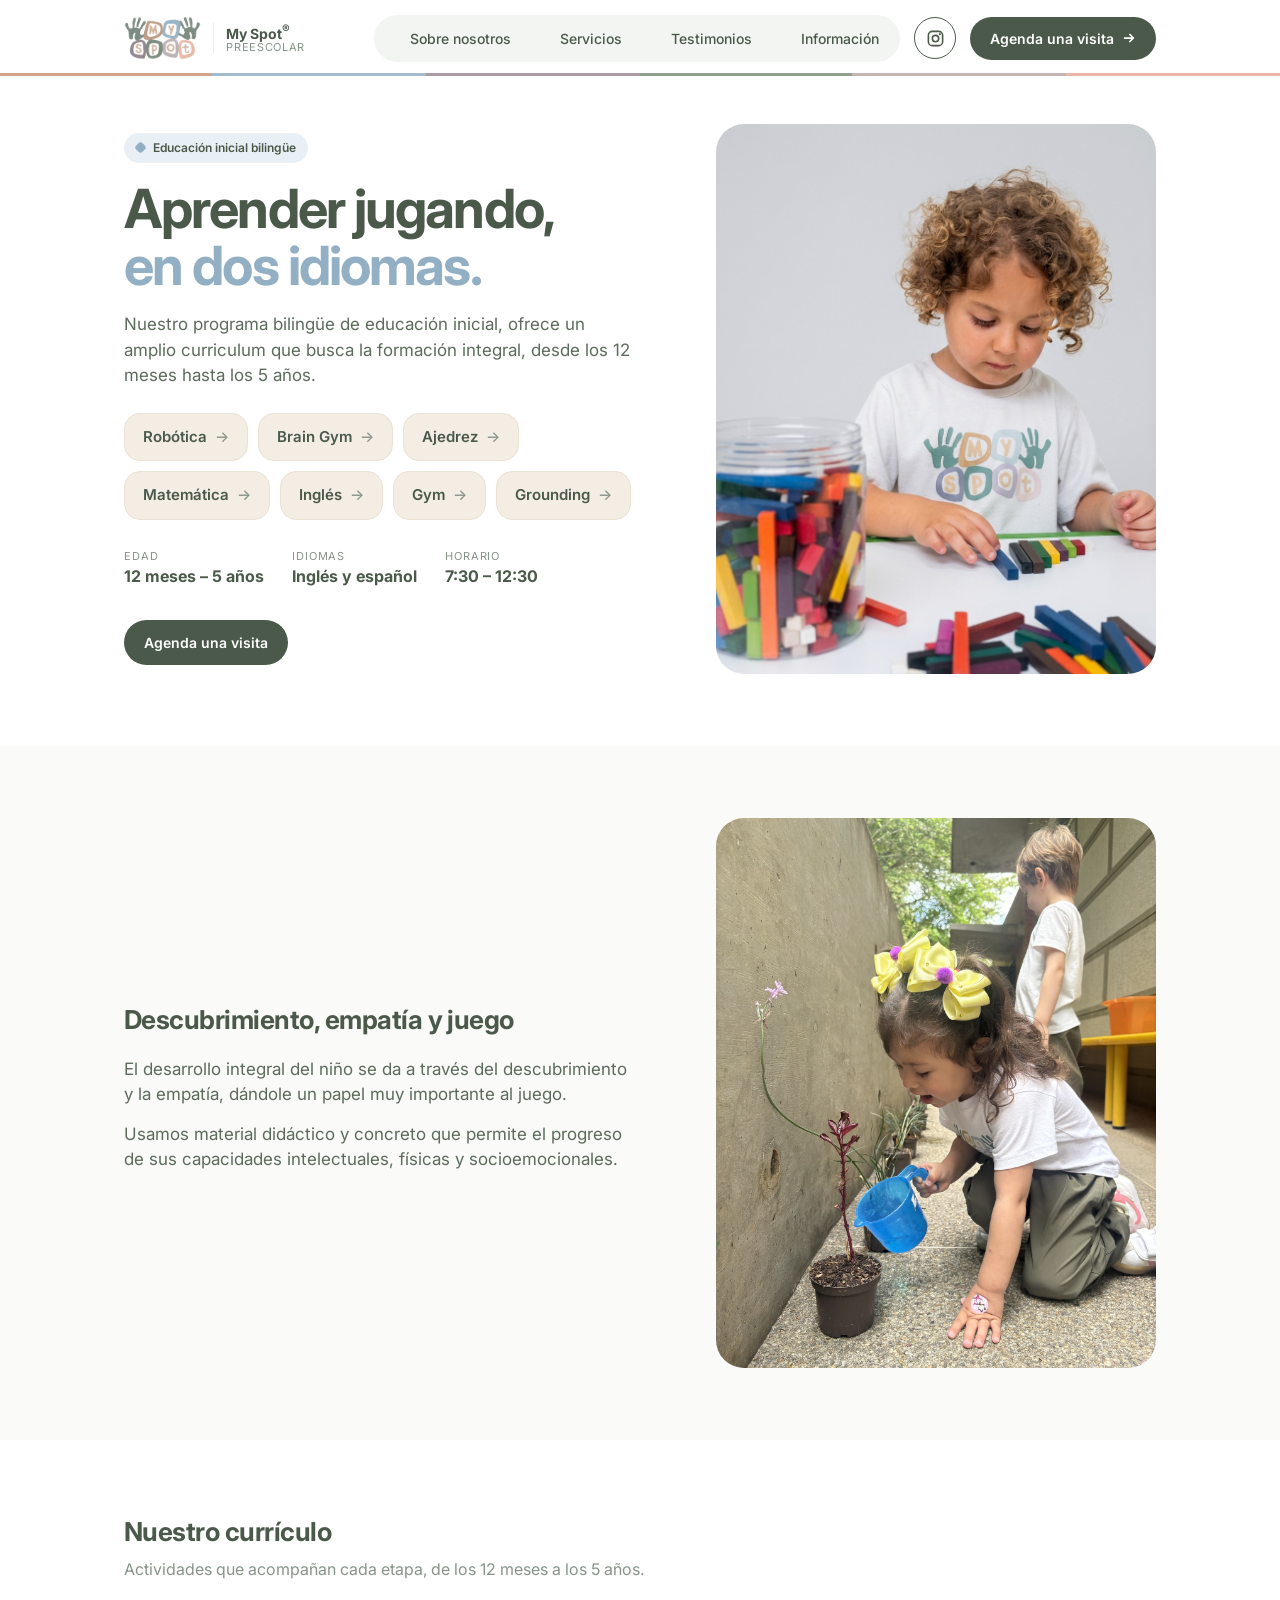
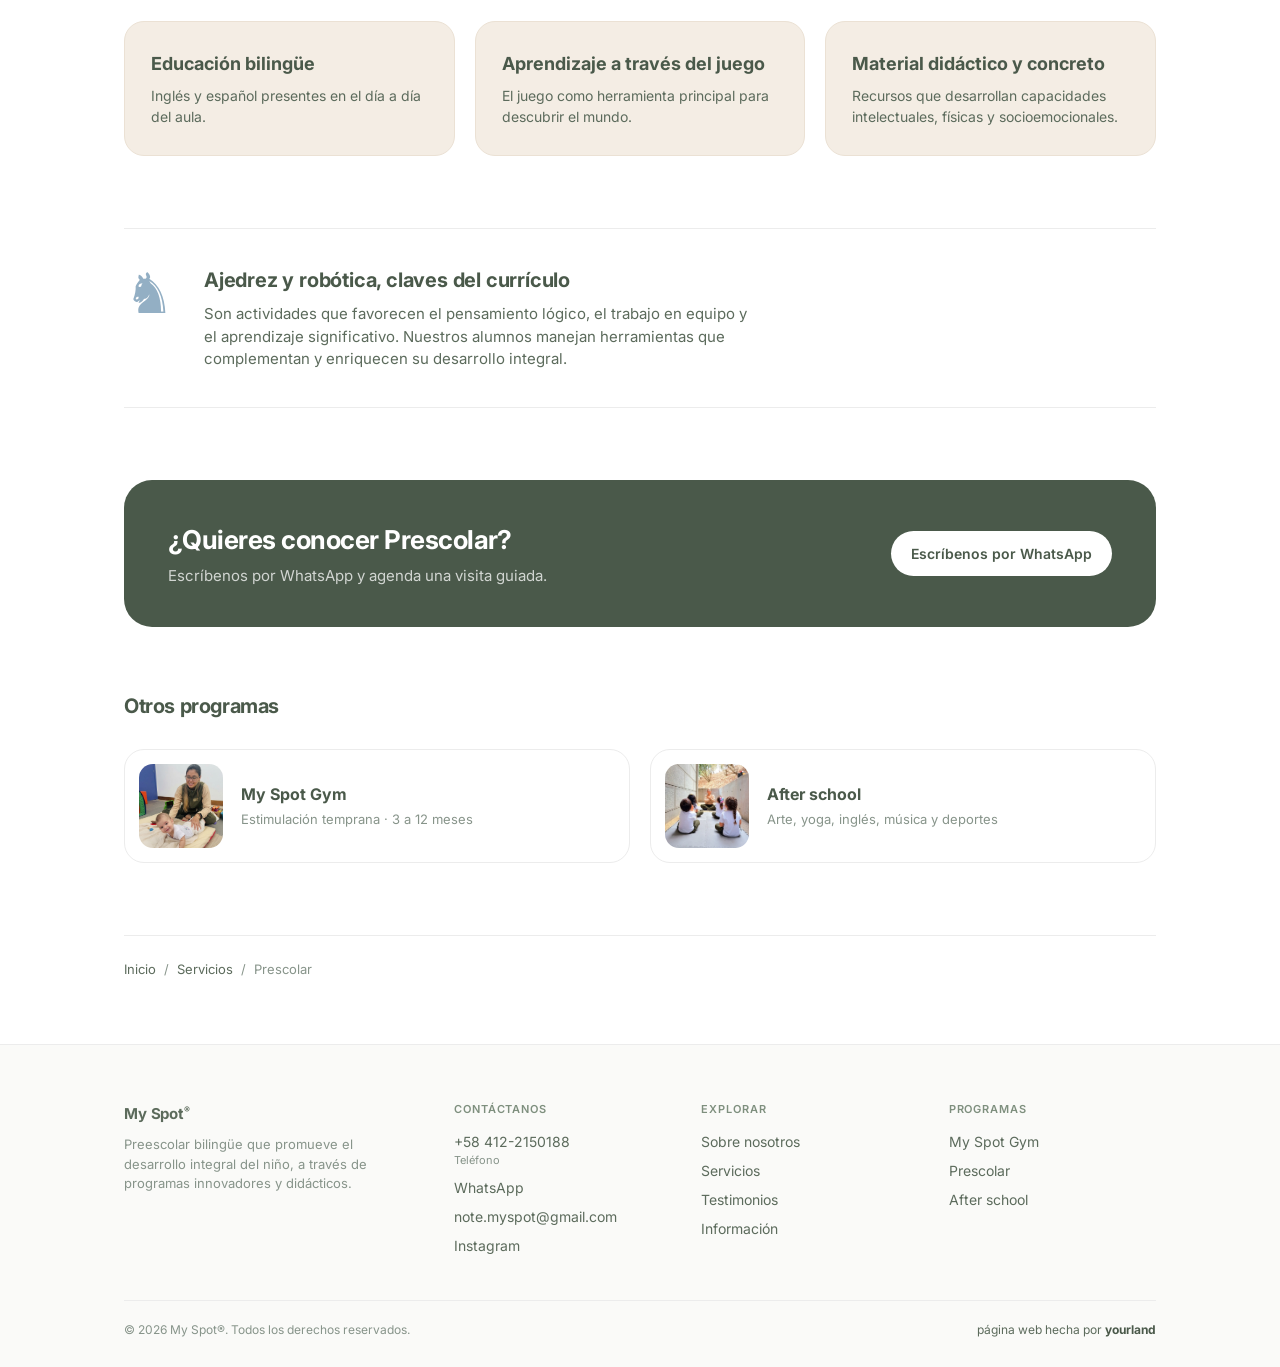
<file: prescolar.html>
<!DOCTYPE html>
<html lang="es">
<head>
  <meta charset="UTF-8" />
  <meta name="viewport" content="width=device-width, initial-scale=1.0" />
  <title>Prescolar · My Spot®</title>
  <meta name="description" content="Nuestro programa bilingüe de educación inicial, ofrece un amplio curriculum que busca la formación integral, desde los 12 meses hasta los 5 años." />
  <link rel="preconnect" href="https://fonts.googleapis.com" />
  <link rel="preconnect" href="https://fonts.gstatic.com" crossorigin />
  <link href="https://fonts.googleapis.com/css2?family=Inter:wght@400;500;600;700&family=Fredoka:wght@500;600&display=swap" rel="stylesheet" />
  <link rel="stylesheet" href="styles.css" />
</head>
<body class="svc svc-prescolar">

  <!-- ================= NAVBAR ================= -->
  <header class="nav" id="nav">
    <div class="container">
      <a href="index.html" class="nav-brand" aria-label="My Spot, inicio">
        <img src="img/logo.png" alt="My Spot" width="1590" height="903" />
        <span class="tag"><b>My Spot<sup>®</sup></b><span>Preescolar</span></span>
      </a>
      <button class="menu-btn" id="menuBtn" aria-label="Abrir menú" aria-expanded="false" aria-controls="navMenu">
        <span></span><span></span><span></span>
      </button>
      <nav class="nav-menu" id="navMenu" aria-label="Principal">
        <ul class="nav-links">
          <li><a href="index.html#nosotros">Sobre nosotros</a></li>
          <li><a href="index.html#servicios">Servicios</a></li>
          <li><a href="index.html#testimonios">Testimonios</a></li>
          <li><a href="index.html#informacion">Información</a></li>
        </ul>
        <a href="https://www.instagram.com/myspot.public/" target="_blank" rel="noopener" class="nav-ig" aria-label="Instagram de My Spot"><svg viewBox="0 0 24 24" fill="none" aria-hidden="true"><rect x="3" y="3" width="18" height="18" rx="5" stroke="currentColor" stroke-width="2"/><circle cx="12" cy="12" r="4" stroke="currentColor" stroke-width="2"/><circle cx="17.5" cy="6.5" r="1.3" fill="currentColor"/></svg><span>Síguenos en Instagram</span></a>
        <a href="https://wa.me/584122150188?text=Hola%20gusto%20en%20saludarte%2C%20me%20gustar%C3%ADa%20agendar%20una%20visita." target="_blank" rel="noopener" class="nav-cta">Agenda una visita
          <svg viewBox="0 0 16 16" fill="none" aria-hidden="true"><path d="M3 8h10M9 4l4 4-4 4" stroke="currentColor" stroke-width="2" stroke-linecap="round" stroke-linejoin="round"/></svg>
        </a>
        <p class="nav-extra">¿Dudas? Llámanos al <a href="tel:+584122150188">+58 412-2150188</a></p>
      </nav>
    </div>
  </header>

  <main>
    <section class="svc-hero">
      <div class="container">
        <div class="svc-hero-grid">
          <div class="reveal">
            <span class="eyebrow">Educación inicial bilingüe</span>
            <h1>Aprender jugando, <em>en dos idiomas.</em></h1>
            <p class="lead">Nuestro programa bilingüe de educación inicial, ofrece un amplio curriculum que busca la formación integral, desde los 12 meses hasta los 5 años.</p>
            <nav class="curr-tiles" aria-label="Áreas del currículo"><a href="robotica.html">Robótica</a><a href="brain-gym.html">Brain Gym</a><a href="ajedrez.html">Ajedrez</a><a href="matematica.html">Matemática</a><a href="ingles.html">Inglés</a><a href="gym-prescolar.html">Gym</a><a href="grounding.html">Grounding</a></nav>
            <div class="svc-facts"><div><span>Edad</span><b>12 meses – 5 años</b></div><div><span>Idiomas</span><b>Inglés y español</b></div><div><span>Horario</span><b>7:30 – 12:30</b></div></div>
            <a class="btn btn-dark" href="https://wa.me/584122150188?text=%C2%A1Hola%20My%20Spot%21%20%F0%9F%91%8B%20Me%20gustar%C3%ADa%20informaci%C3%B3n%20sobre%20el%20programa%20de%20Prescolar%20%28educaci%C3%B3n%20inicial%20biling%C3%BCe%29%20y%20agendar%20una%20visita." target="_blank" rel="noopener">Agenda una visita</a>
          </div>
          <div class="svc-photo reveal">
            <img src="img/prescolar-material.jpg" alt="Niño de My Spot trabajando con regletas de colores" />
          </div>
        </div>
      </div>
    </section>

    <section class="svc-section tint">
      <div class="container">
        <div class="svc-hero-grid svc-intro-photo-grid">
          <div class="svc-intro-text reveal">
            <h2>Descubrimiento, empatía y juego</h2>
            <p>El desarrollo integral del niño se da a través del descubrimiento y la empatía, dándole un papel muy importante al juego.</p>
            <p>Usamos material didáctico y concreto que permite el progreso de sus capacidades intelectuales, físicas y socioemocionales.</p>
          </div>
          <div class="svc-photo reveal">
            <img src="img/prescolar-huerto.jpg" alt="Niña de My Spot regando una planta en el huerto" />
          </div>
        </div>
      </div>
    </section>

    <section class="svc-section">
      <div class="container">
        <div class="reveal">
          <h2>Nuestro currículo</h2>
          <p class="sub">Actividades que acompañan cada etapa, de los 12 meses a los 5 años.</p>
        </div>
        <ul class="activities boxes reveal" style="--n:3">
          <li><b>Educación bilingüe</b><p>Inglés y español presentes en el día a día del aula.</p></li>
          <li><b>Aprendizaje a través del juego</b><p>El juego como herramienta principal para descubrir el mundo.</p></li>
          <li><b>Material didáctico y concreto</b><p>Recursos que desarrollan capacidades intelectuales, físicas y socioemocionales.</p></li>
        </ul>
      </div>
    </section>

    <section class="svc-section" style="padding-top:0">
      <div class="container">
        <div class="highlight reveal">
          <div class="num">♞<small style="font-size:18px;margin-left:4px"></small></div>
          <div><h3>Ajedrez y robótica, claves del currículo</h3><p>Son actividades que favorecen el pensamiento lógico, el trabajo en equipo y el aprendizaje significativo. Nuestros alumnos manejan herramientas que complementan y enriquecen su desarrollo integral.</p></div>
        </div>
      </div>
    </section>

    <section class="svc-section" style="padding-top:0">
      <div class="container">
        <div class="cta-band reveal">
          <div>
            <h2>¿Quieres conocer Prescolar?</h2>
            <p>Escríbenos por WhatsApp y agenda una visita guiada.</p>
          </div>
          <a class="btn btn-light" href="https://wa.me/584122150188?text=%C2%A1Hola%20My%20Spot%21%20%F0%9F%91%8B%20Me%20gustar%C3%ADa%20informaci%C3%B3n%20sobre%20el%20programa%20de%20Prescolar%20%28educaci%C3%B3n%20inicial%20biling%C3%BCe%29%20y%20agendar%20una%20visita." target="_blank" rel="noopener">Escríbenos por WhatsApp</a>
        </div>

        <div style="margin-top:64px" class="reveal">
          <h2 style="font-size:20px">Otros programas</h2>
          <div class="other-svcs">
          <a href="gym.html">
            <img src="img/gym.jpg" alt="Terapeuta de My Spot con un bebé en estimulación temprana" />
            <div><b>My Spot Gym</b><span>Estimulación temprana · 3 a 12 meses</span></div>
          </a>
          <a href="after-school.html">
            <img src="img/after-school.jpg" alt="Niños haciendo yoga con su maestra" />
            <div><b>After school</b><span>Arte, yoga, inglés, música y deportes</span></div>
          </a>
          </div>
        </div>
      </div>
    </section>
    <div class="container crumbs-wrap">
      <nav class="crumbs crumbs-bottom" aria-label="Ruta"><a href="index.html">Inicio</a><span>/</span><a href="index.html#servicios">Servicios</a><span>/</span><span>Prescolar</span></nav>
    </div>
  </main>

  <!-- ================= FOOTER ================= -->
  <footer>
    <div class="container">
      <div class="footer-grid">
        <div class="footer-brand">
          <a href="index.html" class="brand">My Spot<sup>®</sup></a>
          <p>Preescolar bilingüe que promueve el desarrollo integral del niño, a través de programas innovadores y didácticos.</p>
        </div>
        <div class="contact">
          <h5>Contáctanos</h5>
          <ul>
            <li><a href="tel:+584122150188">+58 412-2150188</a><small>Teléfono</small></li>
            <li><a href="https://wa.me/584122150188?text=%C2%A1Hola%20My%20Spot%21%20%F0%9F%91%8B%20Me%20gustar%C3%ADa%20recibir%20m%C3%A1s%20informaci%C3%B3n%20sobre%20sus%20programas." target="_blank" rel="noopener">WhatsApp</a></li>
            <li><a href="mailto:note.myspot@gmail.com">note.myspot@gmail.com</a></li>
            <li><a href="https://www.instagram.com/myspot.public/" target="_blank" rel="noopener">Instagram</a></li>
          </ul>
        </div>
        <div>
          <h5>Explorar</h5>
          <ul>
            <li><a href="index.html#nosotros">Sobre nosotros</a></li>
            <li><a href="index.html#servicios">Servicios</a></li>
            <li><a href="index.html#testimonios">Testimonios</a></li>
            <li><a href="index.html#informacion">Información</a></li>
          </ul>
        </div>
        <div>
          <h5>Programas</h5>
          <ul>
            <li><a href="gym.html">My Spot Gym</a></li>
            <li><a href="prescolar.html">Prescolar</a></li>
            <li><a href="after-school.html">After school</a></li>
          </ul>
        </div>
      </div>
      <div class="footer-bottom">
        <span>© <span id="year"></span> My Spot®. Todos los derechos reservados.</span>
        <a class="credit" href="https://yourlandweb.com" target="_blank" rel="noopener">página web hecha por <b>yourland</b></a>
      </div>
    </div>
  </footer>

  <script src="script.js"></script>
</body>
</html>
</file>
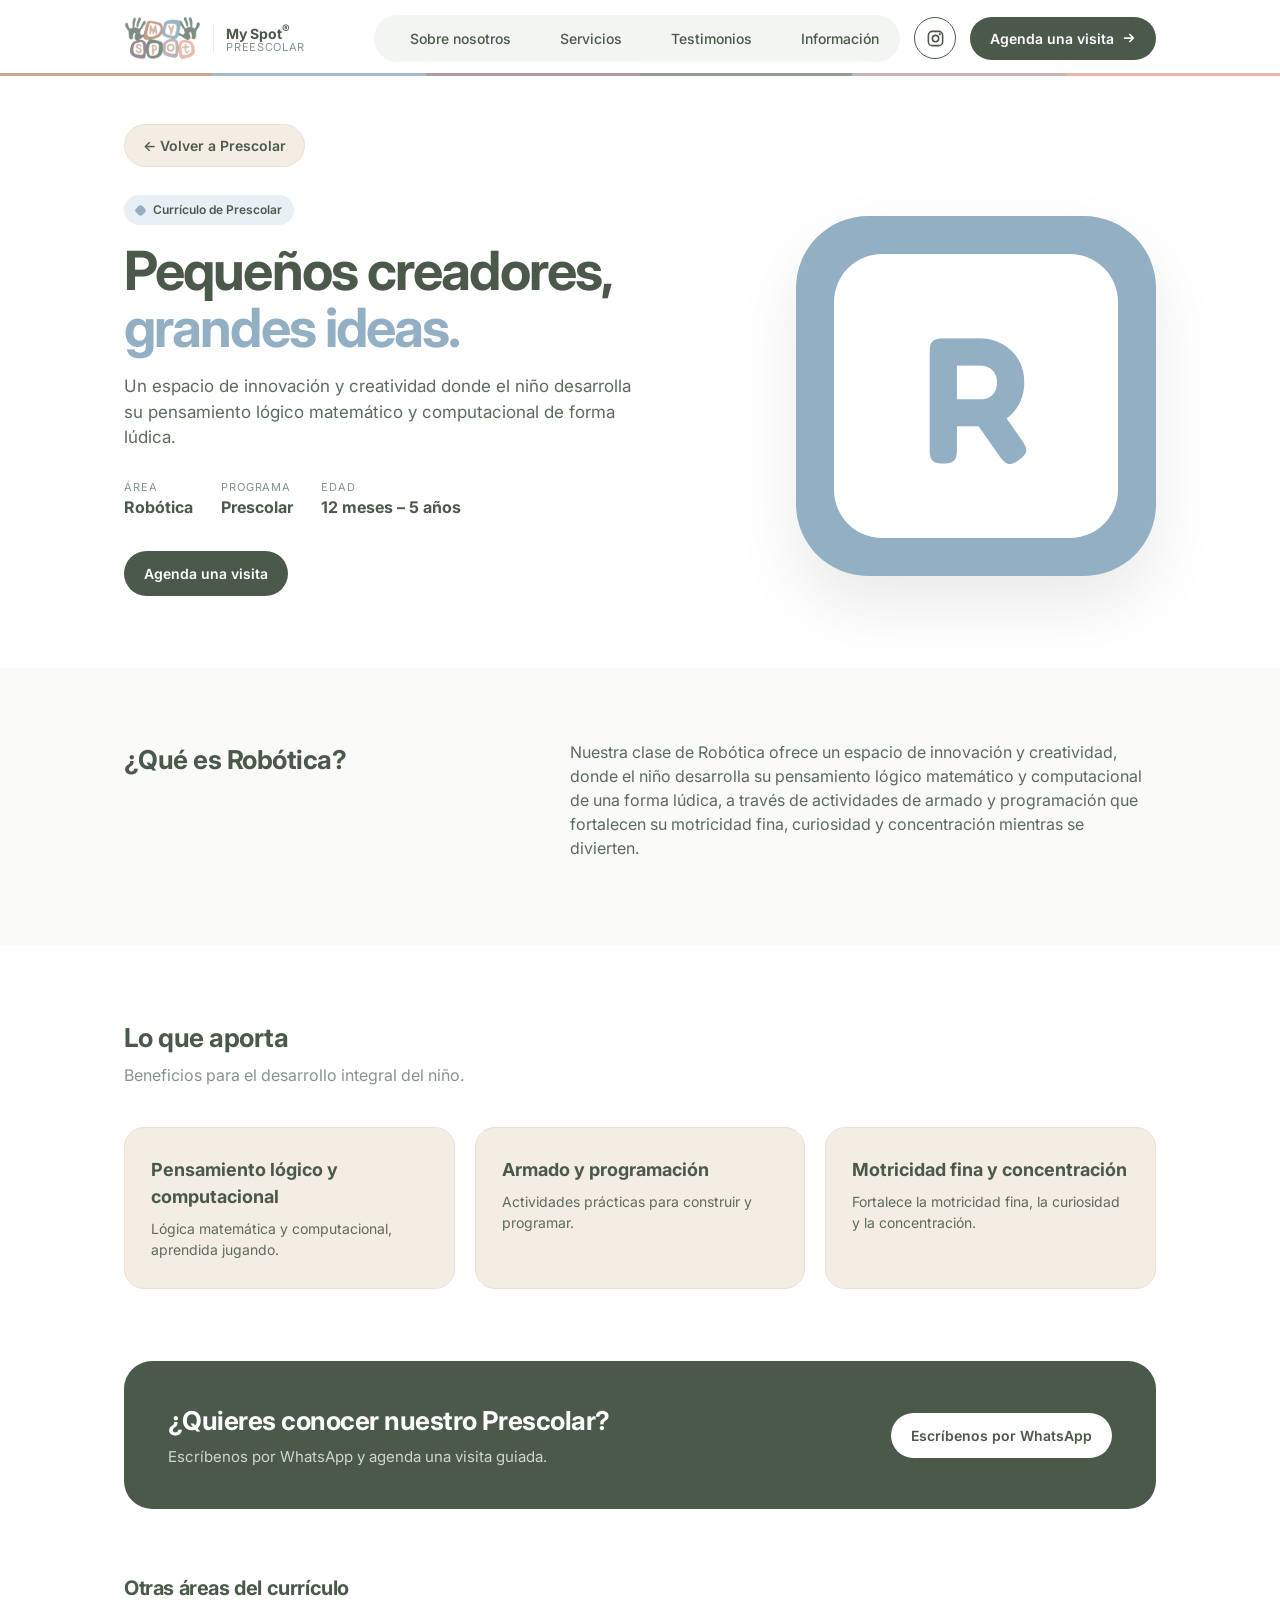
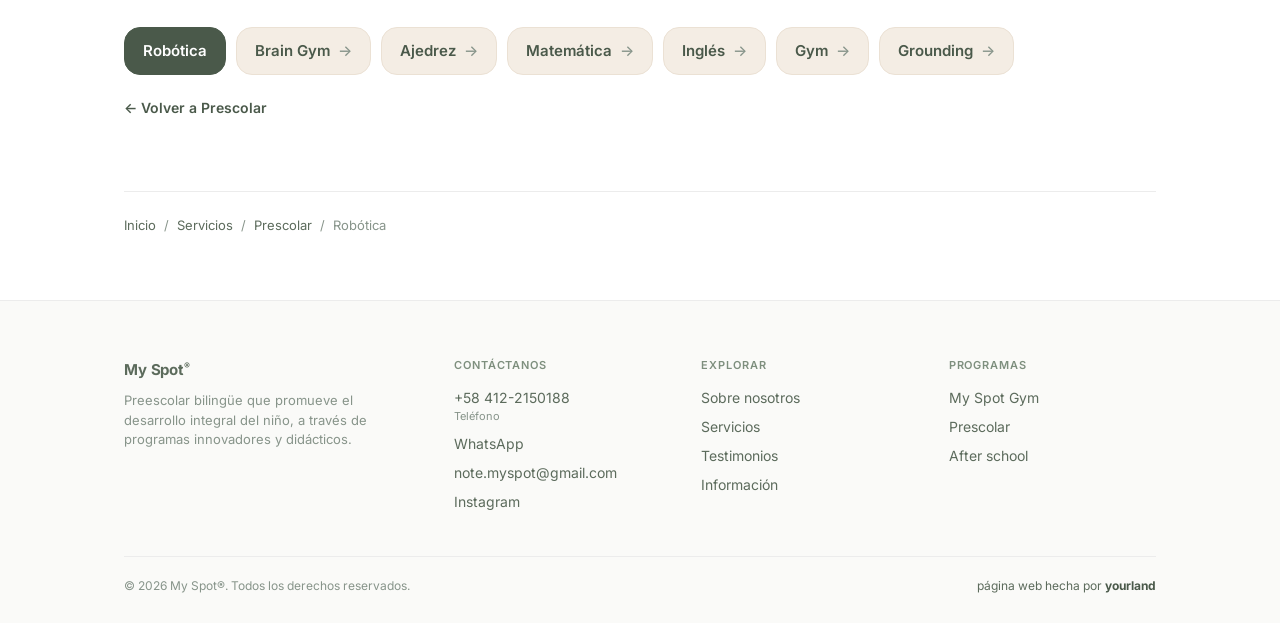
<file: robotica.html>
<!DOCTYPE html>
<html lang="es">
<head>
  <meta charset="UTF-8" />
  <meta name="viewport" content="width=device-width, initial-scale=1.0" />
  <title>Robótica · Prescolar My Spot®</title>
  <meta name="description" content="Un espacio de innovación y creatividad donde el niño desarrolla su pensamiento lógico matemático y computacional de forma lúdica." />
  <link rel="preconnect" href="https://fonts.googleapis.com" />
  <link rel="preconnect" href="https://fonts.gstatic.com" crossorigin />
  <link href="https://fonts.googleapis.com/css2?family=Inter:wght@400;500;600;700&family=Fredoka:wght@500;600&display=swap" rel="stylesheet" />
  <link rel="stylesheet" href="styles.css" />
</head>
<body class="svc area-blue">

  <!-- ================= NAVBAR ================= -->
  <header class="nav" id="nav">
    <div class="container">
      <a href="index.html" class="nav-brand" aria-label="My Spot, inicio">
        <img src="img/logo.png" alt="My Spot" width="1590" height="903" />
        <span class="tag"><b>My Spot<sup>®</sup></b><span>Preescolar</span></span>
      </a>
      <button class="menu-btn" id="menuBtn" aria-label="Abrir menú" aria-expanded="false" aria-controls="navMenu">
        <span></span><span></span><span></span>
      </button>
      <nav class="nav-menu" id="navMenu" aria-label="Principal">
        <ul class="nav-links">
          <li><a href="index.html#nosotros">Sobre nosotros</a></li>
          <li><a href="index.html#servicios">Servicios</a></li>
          <li><a href="index.html#testimonios">Testimonios</a></li>
          <li><a href="index.html#informacion">Información</a></li>
        </ul>
        <a href="https://www.instagram.com/myspot.public/" target="_blank" rel="noopener" class="nav-ig" aria-label="Instagram de My Spot"><svg viewBox="0 0 24 24" fill="none" aria-hidden="true"><rect x="3" y="3" width="18" height="18" rx="5" stroke="currentColor" stroke-width="2"/><circle cx="12" cy="12" r="4" stroke="currentColor" stroke-width="2"/><circle cx="17.5" cy="6.5" r="1.3" fill="currentColor"/></svg><span>Síguenos en Instagram</span></a>
        <a href="https://wa.me/584122150188?text=Hola%20gusto%20en%20saludarte%2C%20me%20gustar%C3%ADa%20agendar%20una%20visita." target="_blank" rel="noopener" class="nav-cta">Agenda una visita
          <svg viewBox="0 0 16 16" fill="none" aria-hidden="true"><path d="M3 8h10M9 4l4 4-4 4" stroke="currentColor" stroke-width="2" stroke-linecap="round" stroke-linejoin="round"/></svg>
        </a>
        <p class="nav-extra">¿Dudas? Llámanos al <a href="tel:+584122150188">+58 412-2150188</a></p>
      </nav>
    </div>
  </header>

  <main>
    <section class="svc-hero">
      <div class="container">
        <a class="back-btn" href="prescolar.html">← Volver a Prescolar</a>
        <div class="svc-hero-grid">
          <div class="reveal">
            <span class="eyebrow">Currículo de Prescolar</span>
            <h1>Pequeños creadores, <em>grandes ideas.</em></h1>
            <p class="lead">Un espacio de innovación y creatividad donde el niño desarrolla su pensamiento lógico matemático y computacional de forma lúdica.</p>
            <div class="svc-facts"><div><span>Área</span><b>Robótica</b></div><div><span>Programa</span><b>Prescolar</b></div><div><span>Edad</span><b>12 meses – 5 años</b></div></div>
            <a class="btn btn-dark" href="https://wa.me/584122150188?text=Hola%20gusto%20en%20saludarte%2C%20me%20gustar%C3%ADa%20agendar%20una%20visita." target="_blank" rel="noopener">Agenda una visita</a>
          </div>
          <div class="letter-tile reveal" aria-hidden="true"><span>R</span></div>
        </div>
      </div>
    </section>

    <section class="svc-section tint">
      <div class="container">
        <div class="svc-intro reveal">
          <h2>¿Qué es Robótica?</h2>
          <div>
            <p>Nuestra clase de Robótica ofrece un espacio de innovación y creatividad, donde el niño desarrolla su pensamiento lógico matemático y computacional de una forma lúdica, a través de actividades de armado y programación que fortalecen su motricidad fina, curiosidad y concentración mientras se divierten.</p>
          </div>
        </div>
      </div>
    </section>

    <section class="svc-section">
      <div class="container">
        <div class="reveal">
          <h2>Lo que aporta</h2>
          <p class="sub">Beneficios para el desarrollo integral del niño.</p>
        </div>
        <ul class="activities boxes reveal" style="--n:3">
          <li><b>Pensamiento lógico y computacional</b><p>Lógica matemática y computacional, aprendida jugando.</p></li>
          <li><b>Armado y programación</b><p>Actividades prácticas para construir y programar.</p></li>
          <li><b>Motricidad fina y concentración</b><p>Fortalece la motricidad fina, la curiosidad y la concentración.</p></li>
        </ul>
      </div>
    </section>

    <section class="svc-section" style="padding-top:0">
      <div class="container">
        <div class="cta-band reveal">
          <div>
            <h2>¿Quieres conocer nuestro Prescolar?</h2>
            <p>Escríbenos por WhatsApp y agenda una visita guiada.</p>
          </div>
          <a class="btn btn-light" href="https://wa.me/584122150188?text=Hola%20gusto%20en%20saludarte%2C%20me%20gustar%C3%ADa%20agendar%20una%20visita." target="_blank" rel="noopener">Escríbenos por WhatsApp</a>
        </div>

        <div class="area-more reveal">
          <h2>Otras áreas del currículo</h2>
          <nav class="curr-tiles" style="max-width:none" aria-label="Áreas del currículo"><a href="robotica.html" aria-current="page">Robótica</a><a href="brain-gym.html">Brain Gym</a><a href="ajedrez.html">Ajedrez</a><a href="matematica.html">Matemática</a><a href="ingles.html">Inglés</a><a href="gym-prescolar.html">Gym</a><a href="grounding.html">Grounding</a></nav>
          <p style="margin-top:20px"><a class="more-link" href="prescolar.html">← Volver a Prescolar</a></p>
        </div>
      </div>
    </section>
    <div class="container crumbs-wrap">
      <nav class="crumbs crumbs-bottom" aria-label="Ruta"><a href="index.html">Inicio</a><span>/</span><a href="index.html#servicios">Servicios</a><span>/</span><a href="prescolar.html">Prescolar</a><span>/</span><span>Robótica</span></nav>
    </div>
  </main>

  <!-- ================= FOOTER ================= -->
  <footer>
    <div class="container">
      <div class="footer-grid">
        <div class="footer-brand">
          <a href="index.html" class="brand">My Spot<sup>®</sup></a>
          <p>Preescolar bilingüe que promueve el desarrollo integral del niño, a través de programas innovadores y didácticos.</p>
        </div>
        <div class="contact">
          <h5>Contáctanos</h5>
          <ul>
            <li><a href="tel:+584122150188">+58 412-2150188</a><small>Teléfono</small></li>
            <li><a href="https://wa.me/584122150188?text=%C2%A1Hola%20My%20Spot%21%20%F0%9F%91%8B%20Me%20gustar%C3%ADa%20recibir%20m%C3%A1s%20informaci%C3%B3n%20sobre%20sus%20programas." target="_blank" rel="noopener">WhatsApp</a></li>
            <li><a href="mailto:note.myspot@gmail.com">note.myspot@gmail.com</a></li>
            <li><a href="https://www.instagram.com/myspot.public/" target="_blank" rel="noopener">Instagram</a></li>
          </ul>
        </div>
        <div>
          <h5>Explorar</h5>
          <ul>
            <li><a href="index.html#nosotros">Sobre nosotros</a></li>
            <li><a href="index.html#servicios">Servicios</a></li>
            <li><a href="index.html#testimonios">Testimonios</a></li>
            <li><a href="index.html#informacion">Información</a></li>
          </ul>
        </div>
        <div>
          <h5>Programas</h5>
          <ul>
            <li><a href="gym.html">My Spot Gym</a></li>
            <li><a href="prescolar.html">Prescolar</a></li>
            <li><a href="after-school.html">After school</a></li>
          </ul>
        </div>
      </div>
      <div class="footer-bottom">
        <span>© <span id="year"></span> My Spot®. Todos los derechos reservados.</span>
        <a class="credit" href="https://yourlandweb.com" target="_blank" rel="noopener">página web hecha por <b>yourland</b></a>
      </div>
    </div>
  </footer>

  <script src="script.js"></script>
</body>
</html>
</file>
<file: styles.css>
/* My Spot® — estilos compartidos */
:root {
  --sage: #7e8f7e;
  --terracotta: #c8957a;
  --blue: #93afc4;
  --mauve: #9d8b97;
  --peach: #e9a99b;
  --taupe: #b9a9a6;
  --ink: #4a594a;
  --text: #5c6b5c;
  --muted: #87948a;
  --soft: #f5f5f5;
  --line: #ececec;
  --link: #4a594a;
  --radius: 14px;
  --max: 1080px;
}

* { box-sizing: border-box; margin: 0; padding: 0; }
html { scroll-behavior: smooth; }
body {
  font-family: "Inter", system-ui, -apple-system, sans-serif;
  color: var(--ink);
  background: #fff;
  line-height: 1.5;
  -webkit-font-smoothing: antialiased;
}
img { display: block; max-width: 100%; }
a { color: inherit; text-decoration: none; }

.container { width: 100%; max-width: var(--max); margin: 0 auto; padding: 0 24px; }

/* ---------- Navbar ---------- */
.nav {
  position: sticky; top: 0; z-index: 50;
  background: rgba(255, 255, 255, 0.86);
  backdrop-filter: saturate(160%) blur(12px);
  -webkit-backdrop-filter: saturate(160%) blur(12px);
  transition: box-shadow .3s, background .3s;
}
.nav::after {
  /* franja con los colores del logo */
  content: ""; position: absolute; left: 0; right: 0; bottom: 0; height: 3px;
  background: linear-gradient(90deg,
    var(--terracotta) 0 16.6%, var(--blue) 0 33.3%, var(--mauve) 0 50%,
    var(--sage) 0 66.6%, var(--taupe) 0 83.3%, var(--peach) 0 100%);
  opacity: .85;
}
.nav.scrolled { background: rgba(255, 255, 255, 0.96); box-shadow: 0 6px 24px rgba(74, 89, 74, .08); }
.nav .container { display: flex; align-items: center; justify-content: space-between; gap: 24px; height: 76px; transition: height .3s; }
.nav.scrolled .container { height: 64px; }

.brand { color: var(--ink); font-weight: 700; font-size: 15px; letter-spacing: -0.01em; }
.brand sup { font-size: 9px; }
.nav-brand { display: flex; align-items: center; gap: 12px; flex-shrink: 0; }
.nav-brand img { height: 44px; width: auto; transition: height .3s, transform .3s; }
.nav.scrolled .nav-brand img { height: 38px; }
.nav-brand:hover img { transform: rotate(-3deg) scale(1.04); }
.nav-brand .tag {
  display: flex; flex-direction: column; line-height: 1.1; padding-left: 12px;
  border-left: 1px solid var(--line);
}
.nav-brand .tag b { font-size: 14px; color: var(--ink); letter-spacing: -0.01em; }
.nav-brand .tag span { font-size: 11px; color: var(--muted); letter-spacing: .06em; text-transform: uppercase; }

.nav-menu { display: flex; align-items: center; gap: 14px; }
.nav-links {
  display: flex; gap: 2px; list-style: none; padding: 5px;
  background: #f3f5f2; border-radius: 999px;
}
.nav-links a {
  --c: var(--sage);
  display: flex; align-items: center; gap: 8px;
  padding: 8px 16px; border-radius: 999px;
  color: var(--ink); font-size: 14px; font-weight: 500;
  transition: background .25s, color .25s;
}
.nav-links a::before {
  content: ""; width: 7px; height: 7px; border-radius: 2px; background: var(--c);
  transform: scale(0); transition: transform .25s;
}
.nav-links a:hover, .nav-links a.active { background: #fff; box-shadow: 0 1px 4px rgba(74, 89, 74, .12); }
.nav-links a:hover::before, .nav-links a.active::before { transform: scale(1) rotate(45deg); }
.nav-links a:focus-visible, .nav-cta:focus-visible, .menu-btn:focus-visible { outline: 2px solid var(--sage); outline-offset: 2px; }
.nav-links li:nth-child(1) a { --c: var(--terracotta); }
.nav-links li:nth-child(2) a { --c: var(--blue); }
.nav-links li:nth-child(3) a { --c: var(--peach); }
.nav-links li:nth-child(4) a { --c: var(--sage); }

.nav-ig {
  display: inline-grid; place-items: center; width: 42px; height: 42px; flex-shrink: 0;
  border-radius: 50%; border: 1.5px solid var(--ink); color: var(--ink);
  transition: background .25s, color .25s, transform .25s;
}
.nav-ig svg { width: 19px; height: 19px; }
.nav-ig span { position: absolute; width: 1px; height: 1px; overflow: hidden; clip: rect(0 0 0 0); white-space: nowrap; }
.nav-ig:hover { background: var(--ink); color: #fff; transform: translateY(-1px) rotate(-6deg); }
.nav-ig:focus-visible { outline: 2px solid var(--sage); outline-offset: 2px; }

.nav-cta {
  display: inline-flex; align-items: center; gap: 8px;
  padding: 11px 20px; border-radius: 999px;
  background: var(--ink); color: #fff; font-size: 14px; font-weight: 600;
  transition: background .25s, transform .25s;
}
.nav-cta svg { width: 14px; height: 14px; transition: transform .25s; }
.nav-cta:hover { background: var(--sage); transform: translateY(-1px); }
.nav-cta:hover svg { transform: translateX(3px); }
.nav-extra { display: none; }

.menu-btn {
  display: none; cursor: pointer; flex-shrink: 0;
  width: 44px; height: 44px; position: relative;
  background: #f3f5f2; border: 0; border-radius: 14px;
}
.menu-btn span {
  position: absolute; left: 13px; width: 18px; height: 2px; border-radius: 2px; background: var(--ink);
  transition: transform .3s, opacity .3s, width .3s;
}
.menu-btn span:nth-child(1) { top: 15px; }
.menu-btn span:nth-child(2) { top: 21px; width: 12px; }
.menu-btn span:nth-child(3) { top: 27px; }
.menu-btn[aria-expanded="true"] { background: var(--ink); }
.menu-btn[aria-expanded="true"] span { background: #fff; }
.menu-btn[aria-expanded="true"] span:nth-child(1) { transform: translateY(6px) rotate(45deg); }
.menu-btn[aria-expanded="true"] span:nth-child(2) { opacity: 0; }
.menu-btn[aria-expanded="true"] span:nth-child(3) { transform: translateY(-6px) rotate(-45deg); }

/* ---------- Hero ---------- */
.hero { padding: 64px 0 40px; text-align: center; }
.quote {
  color: var(--sage);
  font-size: clamp(20px, 2.6vw, 30px);
  font-weight: 600;
  letter-spacing: -0.02em;
  line-height: 1.25;
}
.quote small { display: block; margin-top: 8px; font-size: 13px; font-weight: 500; color: var(--muted); letter-spacing: 0; }
.logo-wrap { margin: 56px auto 0; max-width: 820px; }
.logo-wrap img { width: 100%; height: auto; animation: pop .8s cubic-bezier(.3,1.4,.5,1) both; }
@keyframes pop { from { opacity: 0; transform: scale(.85); } to { opacity: 1; transform: scale(1); } }
.hero .cta {
  display: inline-block; margin-top: 48px; padding: 14px 28px; border-radius: 999px;
  background: var(--sage); color: #fff; font-weight: 600; font-size: 15px;
  transition: transform .2s, background .2s;
}
.hero .cta:hover { background: #6c7d6c; transform: translateY(-2px); }

/* ---------- Section heads ---------- */
section { scroll-margin-top: 72px; }
.section { padding: 72px 0; }
.section-head { text-align: center; margin-bottom: 40px; }
.section-head h2 { font-size: 22px; font-weight: 600; letter-spacing: -0.02em; }
.section-head p { font-size: 22px; color: var(--muted); letter-spacing: -0.02em; line-height: 1.2; }

/* ---------- About ---------- */
.about { display: grid; grid-template-columns: 1fr 1fr; gap: 48px; align-items: center; }
.about p { color: var(--text); font-size: 16px; margin-bottom: 14px; }
.about h3 { font-size: 28px; letter-spacing: -0.02em; line-height: 1.2; margin-bottom: 18px; }
.values { display: grid; grid-template-columns: 1fr 1fr; gap: 14px; }
.value { background: var(--soft); border-radius: var(--radius); padding: 20px; }
.value b { display: block; font-size: 15px; margin-bottom: 4px; }
.value span { font-size: 13px; color: var(--muted); }
.dot { width: 12px; height: 12px; border-radius: 4px; display: inline-block; margin-bottom: 12px; }

/* ---------- Services ---------- */
.services { display: grid; grid-template-columns: repeat(3, 1fr); gap: 24px; max-width: 780px; margin: 0 auto; }
.card .photo {
  aspect-ratio: 1 / 1; border-radius: 10px; overflow: hidden; position: relative;
  background: var(--soft);
}
.card .photo img { object-position: center 35%; position: relative; z-index: 1; width: 100%; height: 100%; object-fit: cover; transition: transform .5s; }
.card:hover .photo img { transform: scale(1.04); }
.card .photo .ph {
  position: absolute; inset: 0; display: grid; place-items: center;
  font-family: "Fredoka", sans-serif; font-size: 64px; color: #fff;
}
.card h3 { font-size: 14px; font-weight: 600; margin: 14px 0 6px; }
.card p { font-size: 13px; color: var(--muted); max-width: 220px; }

/* ---------- Testimonials ---------- */
.testimonials { display: grid; grid-template-columns: repeat(3, 1fr); gap: 20px; }
.t-card {
  background: var(--soft); border-radius: var(--radius); padding: 22px;
  min-height: 220px; display: flex; flex-direction: column; justify-content: space-between;
  transition: transform .25s, box-shadow .25s;
}
.t-card:hover { transform: translateY(-4px); box-shadow: 0 10px 30px rgba(0,0,0,.06); }
.t-card blockquote { font-size: 14px; color: var(--text); }
.t-card .who b { display: block; font-size: 13px; }
.t-card .who span { font-size: 12px; color: var(--muted); }

/* ---------- Info ---------- */
.info { display: grid; grid-template-columns: 1.7fr 1fr; gap: 56px; align-items: start; }
.schedule { width: 100%; border-collapse: collapse; font-size: 15px; font-variant-numeric: tabular-nums; }
.schedule th {
  text-align: left; font-size: 11px; font-weight: 600; text-transform: uppercase; letter-spacing: .08em;
  color: var(--sage); padding: 0 0 12px; border-bottom: 2px solid var(--ink);
}
.schedule td { padding: 16px 0; border-bottom: 1px solid var(--line); color: var(--text); }
.schedule td:first-child { color: var(--ink); font-weight: 600; }
.schedule th:not(:first-child), .schedule td:not(:first-child) { text-align: right; }
.schedule tr:hover td { background: #fafaf8; }
.prog { display: inline-flex; align-items: center; gap: 12px; }
.prog i { width: 12px; height: 12px; border-radius: 4px; transform: rotate(45deg); flex-shrink: 0; }

.enroll { padding-left: 32px; border-left: 2px solid var(--line); }
.badge {
  display: inline-flex; align-items: center; gap: 8px; font-size: 12px; font-weight: 600;
  color: var(--ink); background: #eef2ec; padding: 6px 12px; border-radius: 999px;
}
.badge::before { content: ""; width: 8px; height: 8px; border-radius: 50%; background: #5fa36a; animation: blink 1.8s infinite; }
@keyframes blink { 50% { opacity: .3; } }
.enroll h3 { font-size: 22px; letter-spacing: -0.02em; line-height: 1.25; margin: 16px 0 10px; color: var(--ink); text-wrap: balance; }
.enroll p { font-size: 14px; color: var(--text); margin-bottom: 20px; }
.enroll dl { display: grid; grid-template-columns: auto 1fr; gap: 8px 16px; font-size: 14px; margin-bottom: 24px; }
.enroll dt { color: var(--muted); }
.enroll dd { color: var(--ink); font-weight: 500; overflow-wrap: anywhere; }
.enroll dd a:hover { text-decoration: underline; }
.enroll-actions { display: flex; flex-wrap: wrap; gap: 10px; }
.btn {
  display: inline-flex; align-items: center; justify-content: center; gap: 8px;
  padding: 12px 20px; border-radius: 999px; font-size: 14px; font-weight: 600;
  transition: background .25s, color .25s, transform .25s;
}
.btn:hover { transform: translateY(-1px); }
.btn-dark { background: var(--ink); color: #fff; }
.btn-dark:hover { background: var(--sage); }
.btn-line { border: 1.5px solid var(--ink); color: var(--ink); }
.btn-line:hover { background: var(--ink); color: #fff; }

/* ---------- Footer ---------- */
footer { border-top: 1px solid var(--line); padding: 56px 0 28px; margin-top: 24px; background: #fafaf8; }
.footer-grid { display: grid; grid-template-columns: 1.4fr 1fr 1fr 1fr; gap: 40px; }
.footer-brand p { color: var(--muted); font-size: 13px; margin-top: 10px; max-width: 300px; }
.footer-grid h5 {
  font-size: 11px; font-weight: 600; text-transform: uppercase; letter-spacing: .08em;
  color: var(--sage); margin-bottom: 14px;
}
.footer-grid ul { list-style: none; font-size: 14px; display: grid; gap: 8px; }
.footer-grid li, .footer-grid a { color: var(--text); }
.footer-grid a:hover { color: var(--ink); text-decoration: underline; }
.footer-grid small { display: block; font-size: 11px; color: var(--muted); }
.footer-bottom {
  margin-top: 44px; padding-top: 20px; border-top: 1px solid var(--line);
  display: flex; justify-content: space-between; align-items: center; gap: 12px; flex-wrap: wrap;
  font-size: 12px; color: var(--muted);
}
.credit { color: var(--text); }
.credit b { font-weight: 700; color: var(--ink); }
.credit:hover { text-decoration: underline; }

/* ---------- Reveal on scroll ---------- */
.reveal { opacity: 0; transform: translateY(24px); transition: opacity .7s ease, transform .7s ease; }
.reveal.in { opacity: 1; transform: none; }
@media (prefers-reduced-motion: reduce) {
  .reveal { opacity: 1; transform: none; transition: none; }
  .logo-wrap img { animation: none; }
}

/* =========================================================
   TABLET  (≤ 1024px)
   ========================================================= */
@media (max-width: 1024px) {
  .nav-brand .tag { display: none; }
  .nav-links a { padding: 8px 12px; font-size: 13px; }
  .nav-cta { padding: 10px 16px; font-size: 13px; }
  .nav-links li:nth-child(3) { display: none; }
  .nav-links a, .nav-cta { white-space: nowrap; }
  .hero { padding-top: 48px; }
  .logo-wrap { max-width: 640px; margin-top: 40px; }
  .services { gap: 16px; max-width: 620px; }
  .about { gap: 32px; }
  .about h3 { font-size: 24px; }
  .testimonials { gap: 14px; }
  .t-card { min-height: 200px; padding: 18px; }
  .info { grid-template-columns: 1fr; gap: 48px; }
  .enroll { padding-left: 0; border-left: 0; padding-top: 32px; border-top: 2px solid var(--line); }
  .footer-grid { grid-template-columns: 1fr 1fr 1fr; gap: 32px; }
  .footer-brand { grid-column: 1 / -1; }
}

/* =========================================================
   PHONE  (≤ 640px)
   ========================================================= */
@media (max-width: 640px) {
  .container { padding: 0 16px; }
  .nav .container, .nav.scrolled .container { height: 64px; }
  .nav-brand img, .nav.scrolled .nav-brand img { height: 36px; }
  .nav-brand .tag { display: flex; }
  .menu-btn { display: block; }
  .nav-menu {
    position: absolute; top: 100%; left: 0; right: 0;
    flex-direction: column; align-items: stretch; gap: 16px;
    padding: 12px 16px 20px; background: #fff;
    border-radius: 0 0 24px 24px; box-shadow: 0 24px 40px rgba(74, 89, 74, .14);
    opacity: 0; visibility: hidden; transform: translateY(-8px);
    transition: opacity .25s, transform .25s, visibility .25s;
  }
  .nav-menu.open { opacity: 1; visibility: visible; transform: none; }
  .nav-links { flex-direction: column; gap: 0; padding: 0; background: none; border-radius: 0; }
  .nav-links li, .nav-links li:nth-child(3) { display: list-item; border-bottom: 1px solid var(--line); }
  .nav-links a {
    padding: 16px 4px; font-size: 18px; font-weight: 600; border-radius: 0; gap: 14px;
  }
  .nav-links a::before { width: 12px; height: 12px; border-radius: 4px; transform: none; }
  .nav-links a::after { content: "→"; margin-left: auto; color: var(--muted); transition: transform .25s; }
  .nav-links a:hover, .nav-links a.active { background: none; box-shadow: none; }
  .nav-links a:hover::before, .nav-links a.active::before { transform: rotate(45deg); }
  .nav-links a:hover::after { transform: translateX(4px); color: var(--ink); }
  .nav-cta { justify-content: center; padding: 15px 20px; font-size: 15px; }
  .nav-ig { order: 3; display: flex; justify-content: center; gap: 10px; width: auto; height: auto; padding: 13px 20px; border-radius: 999px; font-size: 15px; font-weight: 600; }
  .nav-ig span { position: static; width: auto; height: auto; overflow: visible; clip: auto; }
  .nav-ig:hover { transform: none; }
  .nav-extra { order: 4; }
  .nav-extra { display: block; text-align: center; font-size: 13px; color: var(--muted); }
  .nav-extra a { color: var(--ink); font-weight: 600; }

  .hero { padding: 32px 0 24px; }
  .quote { font-size: 20px; }
  .logo-wrap { margin-top: 28px; }
  .hero .cta { margin-top: 32px; }

  .section { padding: 48px 0; }
  .section-head { text-align: left; margin-bottom: 24px; }
  .section-head h2, .section-head p { font-size: 17px; }

  .about, .services, .testimonials, .info { grid-template-columns: 1fr; }
  .schedule thead { display: none; }
  .schedule tr { display: grid; grid-template-columns: 1fr auto; padding: 14px 0; border-bottom: 1px solid var(--line); row-gap: 4px; }
  .schedule tr:first-child { border-top: 2px solid var(--ink); }
  .schedule td { padding: 0; border: 0; }
  .schedule td:first-child { grid-column: 1 / -1; }
  .schedule td:nth-child(2) { text-align: left; padding-left: 24px; font-size: 14px; color: var(--muted); }
  .schedule td:nth-child(3) { font-size: 14px; }
  .enroll-actions { flex-direction: column; }
  .info { gap: 32px; }
  .about h3 { font-size: 22px; }
  .services { gap: 28px; }
  .services { max-width: 290px; }
  .card .photo { aspect-ratio: 1 / 1; }
  .card p { max-width: none; }
  .t-card { min-height: 170px; }

  .footer-grid { grid-template-columns: 1fr 1fr; gap: 28px 16px; }
  .footer-grid .contact { grid-column: 1 / -1; }
  .footer-bottom { flex-direction: column; text-align: center; }
}

/* ---------- Tarjetas de servicio como enlace ---------- */
a.card { display: block; color: inherit; }
.card .more {
  display: inline-flex; align-items: center; gap: 6px; margin-top: 10px;
  font-size: 13px; font-weight: 600; color: var(--ink);
}
.card .more::after { content: "→"; transition: transform .25s; }
a.card:hover .more::after { transform: translateX(4px); }
a.card:focus-visible { outline: 2px solid var(--sage); outline-offset: 6px; border-radius: 12px; }
a.prog:hover { text-decoration: underline; }

/* =========================================================
   PÁGINAS DE SERVICIO
   ========================================================= */
.svc { --c: var(--sage); --c-soft: #eef2ec; }
.svc-gym { --c: var(--terracotta); --c-soft: #f6ece6; }
.svc-prescolar { --c: var(--blue); --c-soft: #e9f0f5; }
.svc-after { --c: var(--sage); --c-soft: #eef2ec; }

.svc-hero { padding: 48px 0 72px; }
.crumbs { display: flex; flex-wrap: wrap; gap: 8px; font-size: 13px; color: var(--muted); }
.crumbs-wrap { padding-bottom: 40px; }
.crumbs-bottom { padding-top: 24px; border-top: 1px solid var(--line); }
.crumbs a { color: var(--text); }
.crumbs a:hover { color: var(--ink); text-decoration: underline; }
.svc-hero-grid { display: grid; grid-template-columns: 1.05fr .95fr; gap: 64px; align-items: center; }
.svc-hero-grid > * { min-width: 0; }
.eyebrow {
  display: inline-flex; align-items: center; gap: 8px; padding: 6px 12px; border-radius: 999px;
  background: var(--c-soft); color: var(--ink); font-size: 12px; font-weight: 600;
}
.eyebrow::before { content: ""; width: 9px; height: 9px; border-radius: 3px; background: var(--c); transform: rotate(45deg); }
.svc-hero h1 {
  font-size: clamp(34px, 5vw, 54px); line-height: 1.05; letter-spacing: -0.035em;
  color: var(--ink); margin: 18px 0 18px; text-wrap: balance;
}
.svc-hero h1 em { font-style: normal; color: var(--c); }
.svc-hero .lead { font-size: 17px; color: var(--text); max-width: 52ch; }
.svc-facts { display: flex; flex-wrap: wrap; gap: 28px; margin: 28px 0 32px; }
.svc-facts div { display: flex; flex-direction: column; }
.svc-facts span { font-size: 11px; text-transform: uppercase; letter-spacing: .08em; color: var(--muted); }
.svc-facts b { font-size: 16px; color: var(--ink); }
.svc-photo { position: relative; max-width: 440px; justify-self: end; width: 100%; }
.svc-photo img { position: relative; width: 100%; aspect-ratio: 4 / 5; object-fit: cover; border-radius: 28px; }

.svc-section { padding: 72px 0; }
.svc-section.tint { background: #fafaf8; }
.svc-section h2 { font-size: 26px; letter-spacing: -0.02em; color: var(--ink); text-wrap: balance; }
.svc-section .sub { font-size: 16px; color: var(--muted); margin-top: 6px; max-width: 60ch; }
.svc-intro { display: grid; grid-template-columns: .8fr 1.2fr; gap: 56px; }
.svc-intro p { font-size: 16px; color: var(--text); margin-bottom: 14px; }

.activities { list-style: none; display: grid; grid-template-columns: repeat(var(--n, 3), 1fr); gap: 36px 32px; margin-top: 40px; }
.activities li { border-top: 2px solid var(--ink); padding-top: 18px; }
.activities .k {
  display: inline-block; width: 12px; height: 12px; border-radius: 4px; transform: rotate(45deg);
  background: var(--c); margin-bottom: 14px;
}
.activities b { display: block; font-size: 17px; color: var(--ink); margin-bottom: 6px; }
.activities p { font-size: 14px; color: var(--text); }

.highlight { display: grid; grid-template-columns: auto 1fr; gap: 28px; align-items: start; padding: 36px 0; border-top: 1px solid var(--line); border-bottom: 1px solid var(--line); }
.highlight .num { font-size: 56px; font-weight: 700; line-height: 1; letter-spacing: -0.04em; color: var(--c); }
.highlight h3 { font-size: 20px; color: var(--ink); margin-bottom: 8px; letter-spacing: -0.01em; }
.highlight p { color: var(--text); font-size: 15px; max-width: 62ch; }

.cta-band {
  display: flex; align-items: center; justify-content: space-between; gap: 24px; flex-wrap: wrap;
  background: var(--ink); color: #fff; border-radius: 28px; padding: 40px 44px;
}
.cta-band h2 { color: #fff; font-size: 26px; }
.cta-band p { color: rgba(255, 255, 255, .75); margin-top: 6px; font-size: 15px; }
.btn-light { background: #fff; color: var(--ink); }
.btn-light:hover { background: var(--c-soft); }

.other-svcs { display: grid; grid-template-columns: 1fr 1fr; gap: 20px; margin-top: 28px; }
.other-svcs a {
  display: flex; align-items: center; gap: 18px; padding: 14px; border-radius: 20px;
  border: 1px solid var(--line); transition: border-color .25s, transform .25s;
}
.other-svcs a:hover { border-color: var(--ink); transform: translateY(-2px); }
.other-svcs img { width: 84px; height: 84px; object-fit: cover; border-radius: 14px; flex-shrink: 0; }
.other-svcs b { display: block; font-size: 16px; color: var(--ink); }
.other-svcs span { font-size: 13px; color: var(--muted); }

@media (max-width: 1024px) {
  .svc-hero-grid { gap: 40px; }
  .svc-intro { grid-template-columns: 1fr; gap: 16px; }
  .activities { grid-template-columns: repeat(3, 1fr); }
}
@media (max-width: 640px) {
  .svc-hero { padding: 24px 0 48px; }
  .svc-hero-grid { grid-template-columns: 1fr; gap: 40px; }
  .svc-photo { justify-self: center; max-width: 300px; }
  .svc-section { padding: 52px 0; }
  .activities { grid-template-columns: 1fr; gap: 28px; }
  .highlight { grid-template-columns: 1fr; gap: 12px; }
  .highlight .num { font-size: 44px; }
  .cta-band { padding: 28px 22px; border-radius: 22px; }
  .cta-band .btn { width: 100%; }
  .other-svcs { grid-template-columns: 1fr; }
}

/* Lista de actividades en la portada de un servicio */
.svc-list {
  list-style: none; display: grid; grid-template-columns: 1fr 1fr; gap: 10px 24px;
  margin: 24px 0 4px; max-width: 520px;
}
.svc-list li { display: flex; align-items: center; gap: 10px; font-size: 15px; font-weight: 500; color: var(--ink); }
.svc-list li::before {
  content: ""; width: 9px; height: 9px; border-radius: 3px; background: var(--c);
  transform: rotate(45deg); flex-shrink: 0;
}
@media (max-width: 640px) {
  .svc-list { grid-template-columns: 1fr; gap: 10px; }
}

/* Actividades en cuadros beige */
.activities.boxes { gap: 20px; }
.activities.boxes li {
  border-top: 0; padding: 28px 26px; border-radius: 20px;
  background: #f4ede4; border: 1px solid #ebe1d4;
}
.activities.boxes b { font-size: 18px; margin-bottom: 8px; }

/* Bloque de texto + foto con el mismo formato que la portada del servicio */
.svc-intro-text h2 { margin-bottom: 18px; }
.svc-intro-text p { font-size: 17px; color: var(--text); margin-bottom: 14px; max-width: 52ch; }

/* Cuadros beige con las áreas del currículo (página de Prescolar) */
.curr-tiles { display: flex; flex-wrap: wrap; gap: 10px; margin: 24px 0 4px; max-width: 540px; }
.curr-tiles a {
  display: inline-flex; align-items: center; gap: 8px;
  padding: 12px 18px; border-radius: 16px;
  background: #f4ede4; border: 1px solid #ebe1d4;
  color: var(--ink); font-size: 15px; font-weight: 600;
  transition: background .25s, transform .25s, border-color .25s;
}
.curr-tiles a::after { content: "→"; font-weight: 500; color: var(--muted); transition: transform .25s, color .25s; }
.curr-tiles a:hover { background: #ece2d5; border-color: #ddd0bf; transform: translateY(-2px); }
.curr-tiles a:hover::after { transform: translateX(3px); color: var(--ink); }
.curr-tiles a:focus-visible { outline: 2px solid var(--sage); outline-offset: 2px; }
.curr-tiles a[aria-current="page"] { background: var(--ink); border-color: var(--ink); color: #fff; }
.curr-tiles a[aria-current="page"]::after { content: none; }

/* Páginas de las áreas del currículo */
.area-blue { --c: var(--blue); --c-soft: #e9f0f5; }
.area-mauve { --c: var(--mauve); --c-soft: #efe9ee; }
.area-sage { --c: var(--sage); --c-soft: #eef2ec; }
.area-terracotta { --c: var(--terracotta); --c-soft: #f6ece6; }
.area-peach { --c: var(--peach); --c-soft: #fbeeea; }

/* Bloque con la letra, igual que los bloques del logo */
.letter-tile {
  justify-self: end; width: 100%; max-width: 360px; aspect-ratio: 1;
  background: var(--c); border-radius: 72px; padding: 38px;
  transform: rotate(-5deg); box-shadow: 0 30px 60px rgba(74, 89, 74, .12);
}
.letter-tile span {
  display: grid; place-items: center; width: 100%; height: 100%;
  background: #fff; border-radius: 48px;
  font-family: "Fredoka", sans-serif; font-weight: 600; font-size: clamp(110px, 14vw, 190px); line-height: 1;
  color: var(--c);
}
.area-more { margin-top: 64px; }
.area-more h2 { font-size: 20px; margin-bottom: 16px; }
@media (max-width: 640px) {
  .letter-tile { justify-self: center; max-width: 220px; border-radius: 48px; padding: 24px; }
  .letter-tile span { border-radius: 30px; font-size: 120px; }
}
.more-link { font-size: 14px; font-weight: 600; color: var(--ink); }
.more-link:hover { text-decoration: underline; }
.letter-tile.two span { font-size: clamp(84px, 10vw, 140px); letter-spacing: -0.02em; }
@media (max-width: 640px) { .letter-tile.two span { font-size: 86px; } }

/* Botón para volver a Prescolar en las páginas del currículo */
.back-btn {
  display: inline-flex; align-items: center; gap: 6px; margin-bottom: 28px;
  padding: 10px 18px; border-radius: 999px; background: #f4ede4; border: 1px solid #ebe1d4;
  color: var(--ink); font-size: 14px; font-weight: 600; transition: background .25s, transform .25s;
}
.back-btn:hover { background: #ece2d5; transform: translateX(-2px); }
.back-btn:focus-visible { outline: 2px solid var(--sage); outline-offset: 2px; }
@media (max-width: 640px) { .back-btn { margin-bottom: 20px; } }
</file>
